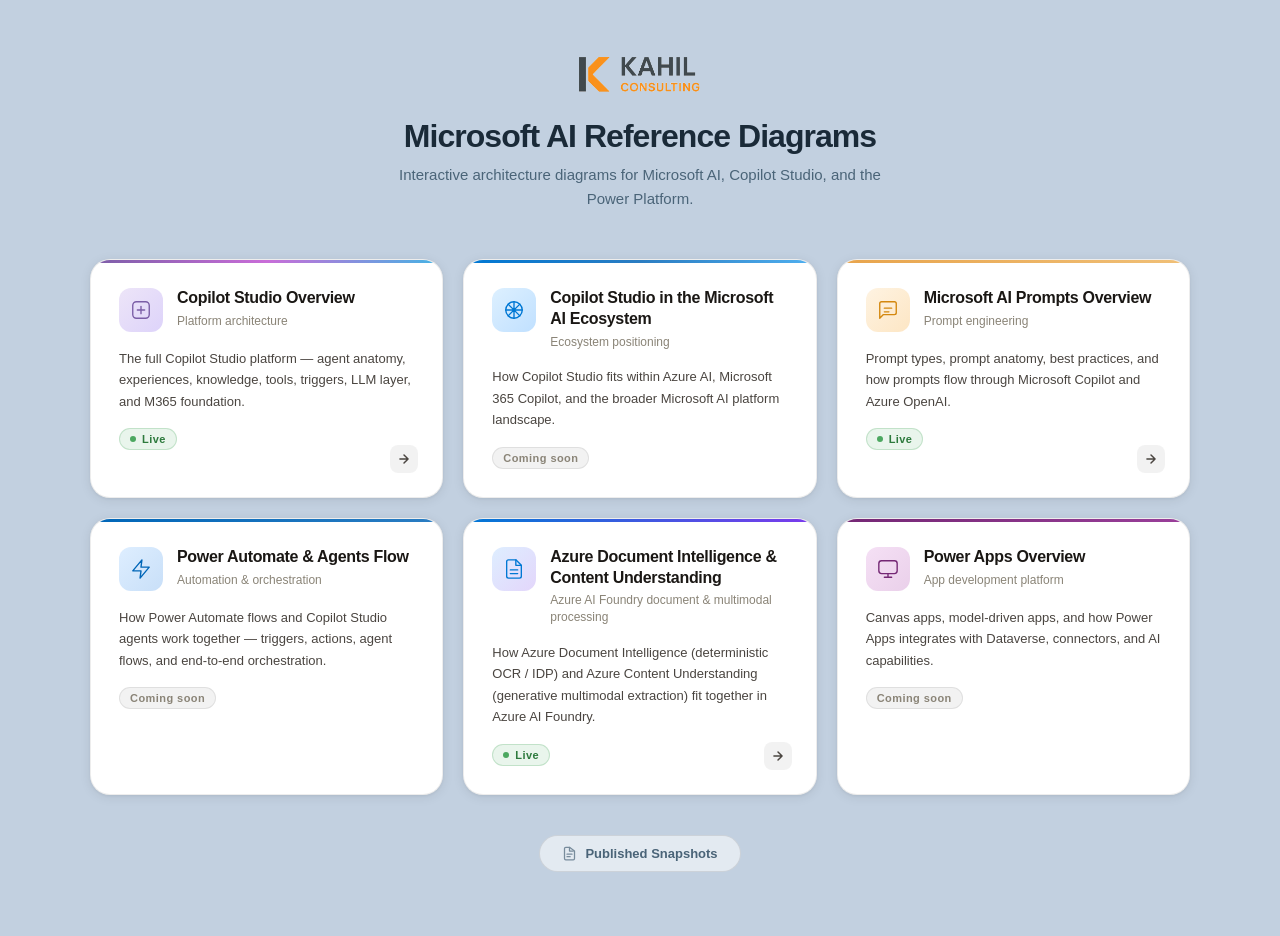
<file: index.html>
<!DOCTYPE html>
<html lang="en">
<head>
<meta charset="UTF-8">
<meta name="viewport" content="width=device-width, initial-scale=1.0">
<title>Microsoft AI Diagrams</title>
<style>
*{margin:0;padding:0;box-sizing:border-box}
html,body{min-height:100vh;background:#c2d0e0;font-family:'Segoe UI',sans-serif}
body{padding:48px 40px 64px}

/* ── Header ── */
.header{text-align:center;margin-bottom:48px}
.header-logo{height:52px;width:auto;margin-bottom:18px;display:block;margin-left:auto;margin-right:auto}
.header h1{font-size:32px;font-weight:700;color:#1a2a38;letter-spacing:-0.03em;margin-bottom:8px}
.header p{font-size:15px;color:#4a6478;max-width:520px;margin:0 auto;line-height:1.6}

/* ── Grid ── */
.grid{display:grid;grid-template-columns:repeat(auto-fill,minmax(300px,1fr));gap:20px;max-width:1100px;margin:0 auto}

/* ── Card base ── */
.card{background:#fff;border-radius:20px;border:1px solid rgba(0,0,0,0.07);padding:28px;display:flex;flex-direction:column;gap:16px;box-shadow:0 2px 12px rgba(0,0,0,0.08),0 1px 3px rgba(0,0,0,0.05);transition:transform 0.18s,box-shadow 0.18s;position:relative;overflow:hidden}
.card::before{content:'';position:absolute;top:0;left:0;right:0;height:3px;border-radius:20px 20px 0 0}

/* Live cards are clickable */
.card.live{cursor:pointer;text-decoration:none;color:inherit;display:flex}
.card.live:hover{transform:translateY(-3px);box-shadow:0 8px 28px rgba(0,0,0,0.14),0 2px 6px rgba(0,0,0,0.08)}
.card.live:active{transform:translateY(-1px)}

/* ── Accent colours per card ── */
.card.copilot-studio::before{background:linear-gradient(90deg,#7b5ea7,#c96dd8,#43b4e4)}
.card.ai-ecosystem::before{background:linear-gradient(90deg,#0078d4,#2b7dc2,#50b0f0)}
.card.prompts::before{background:linear-gradient(90deg,#e8a44c,#f0c078)}
.card.power-automate::before{background:linear-gradient(90deg,#0066b8,#2b7dc2)}
.card.power-apps::before{background:linear-gradient(90deg,#742774,#9a3f9a)}
.card.doc-intel::before{background:linear-gradient(90deg,#0078d4,#7c3aed)}

/* ── Card icon ── */
.card-icon{width:44px;height:44px;border-radius:12px;display:flex;align-items:center;justify-content:center;flex-shrink:0}
.card-icon svg{width:22px;height:22px}
.card.copilot-studio .card-icon{background:linear-gradient(135deg,#ede5f8,#ddd3fa)}
.card.copilot-studio .card-icon svg{color:#7b5ea7}
.card.ai-ecosystem .card-icon{background:linear-gradient(135deg,#ddf0ff,#c0e0ff)}
.card.ai-ecosystem .card-icon svg{color:#0078d4}
.card.prompts .card-icon{background:linear-gradient(135deg,#fef3e2,#fde6c4)}
.card.prompts .card-icon svg{color:#d4880f}
.card.power-automate .card-icon{background:linear-gradient(135deg,#deeeff,#c8dff8)}
.card.power-automate .card-icon svg{color:#0066b8}
.card.power-apps .card-icon{background:linear-gradient(135deg,#f5e0f5,#ead0ea)}
.card.power-apps .card-icon svg{color:#742774}
.card.doc-intel .card-icon{background:linear-gradient(135deg,#deeeff,#e3d6fb)}
.card.doc-intel .card-icon svg{color:#0078d4}

/* ── Card content ── */
.card-top{display:flex;align-items:flex-start;gap:14px}
.card-meta{flex:1}
.card-title{font-size:16px;font-weight:700;color:#1a1714;letter-spacing:-0.02em;line-height:1.3;margin-bottom:4px}
.card-sub{font-size:12px;color:#8a8477;font-weight:400;line-height:1.4}
.card-desc{font-size:13px;color:#4a4540;line-height:1.65}

/* ── Status badge ── */
.badge{display:inline-flex;align-items:center;gap:6px;padding:4px 10px;border-radius:20px;font-size:11px;font-weight:700;letter-spacing:0.04em;width:fit-content}
.badge.live{background:rgba(76,168,96,0.12);color:#2d7a3d;border:1px solid rgba(76,168,96,0.25)}
.badge.live::before{content:'';width:6px;height:6px;border-radius:50%;background:#4ca860;display:inline-block}
.badge.soon{background:rgba(0,0,0,0.05);color:#8a8477;border:1px solid rgba(0,0,0,0.08)}

/* ── Arrow for live cards ── */
.card-arrow{position:absolute;bottom:24px;right:24px;width:28px;height:28px;border-radius:8px;background:rgba(0,0,0,0.05);display:flex;align-items:center;justify-content:center;transition:background 0.15s}
.card.live:hover .card-arrow{background:rgba(0,0,0,0.1)}
.card-arrow svg{width:14px;height:14px;color:#4a4540}

/* ── Footer ── */
.footer{text-align:center;margin-top:40px}
.footer-btn{display:inline-flex;align-items:center;gap:8px;padding:10px 22px;border-radius:20px;background:rgba(255,255,255,0.55);border:1px solid rgba(0,0,0,0.1);font-family:'Segoe UI',sans-serif;font-size:13px;font-weight:600;color:#4a6478;text-decoration:none;transition:background 0.15s,box-shadow 0.15s}
.footer-btn:hover{background:rgba(255,255,255,0.85);box-shadow:0 2px 10px rgba(0,0,0,0.1)}
.footer-btn svg{width:15px;height:15px;opacity:0.7}

@media(max-width:640px){
  body{padding:32px 20px 48px}
  .header h1{font-size:24px}
  .grid{grid-template-columns:1fr}
}
</style>
</head>
<body>

<div class="header">
  <img class="header-logo" src="shared/images/KahilConsulting-logo.png" alt="Kahil Consulting">
  <h1>Microsoft AI Reference Diagrams</h1>
  <p>Interactive architecture diagrams for Microsoft AI, Copilot Studio, and the Power Platform.</p>
</div>

<div class="grid">

  <!-- 1. Copilot Studio Overview — LIVE -->
  <a class="card live copilot-studio" href="Copilot Studio Overview Diagram.html">
    <div class="card-top">
      <div class="card-icon">
        <svg viewBox="0 0 24 24" fill="none" stroke="currentColor" stroke-width="1.5" stroke-linecap="round" stroke-linejoin="round"><rect x="3" y="3" width="18" height="18" rx="4"/><path d="M8 12h8M12 8v8"/></svg>
      </div>
      <div class="card-meta">
        <div class="card-title">Copilot Studio Overview</div>
        <div class="card-sub">Platform architecture</div>
      </div>
    </div>
    <div class="card-desc">The full Copilot Studio platform — agent anatomy, experiences, knowledge, tools, triggers, LLM layer, and M365 foundation.</div>
    <div class="badge live">Live</div>
    <div class="card-arrow">
      <svg viewBox="0 0 24 24" fill="none" stroke="currentColor" stroke-width="2.5" stroke-linecap="round" stroke-linejoin="round"><path d="M5 12h14M12 5l7 7-7 7"/></svg>
    </div>
  </a>

  <!-- 2. Copilot Studio in the Microsoft AI Ecosystem — Coming Soon -->
  <div class="card ai-ecosystem">
    <div class="card-top">
      <div class="card-icon">
        <svg viewBox="0 0 24 24" fill="none" stroke="currentColor" stroke-width="1.5" stroke-linecap="round" stroke-linejoin="round"><circle cx="12" cy="12" r="9"/><path d="M12 3v18M3 12h18M5.6 5.6l12.8 12.8M18.4 5.6L5.6 18.4"/></svg>
      </div>
      <div class="card-meta">
        <div class="card-title">Copilot Studio in the Microsoft AI Ecosystem</div>
        <div class="card-sub">Ecosystem positioning</div>
      </div>
    </div>
    <div class="card-desc">How Copilot Studio fits within Azure AI, Microsoft 365 Copilot, and the broader Microsoft AI platform landscape.</div>
    <div class="badge soon">Coming soon</div>
  </div>

  <!-- 3. Microsoft AI Prompts Overview — LIVE -->
  <a class="card live prompts" href="AI Prompts Overview Diagram.html">
    <div class="card-top">
      <div class="card-icon">
        <svg viewBox="0 0 24 24" fill="none" stroke="currentColor" stroke-width="1.5" stroke-linecap="round" stroke-linejoin="round"><path d="M21 15a2 2 0 0 1-2 2H7l-4 4V5a2 2 0 0 1 2-2h14a2 2 0 0 1 2 2z"/><path d="M8 10h8M8 14h5"/></svg>
      </div>
      <div class="card-meta">
        <div class="card-title">Microsoft AI Prompts Overview</div>
        <div class="card-sub">Prompt engineering</div>
      </div>
    </div>
    <div class="card-desc">Prompt types, prompt anatomy, best practices, and how prompts flow through Microsoft Copilot and Azure OpenAI.</div>
    <div class="badge live">Live</div>
    <div class="card-arrow">
      <svg viewBox="0 0 24 24" fill="none" stroke="currentColor" stroke-width="2.5" stroke-linecap="round" stroke-linejoin="round"><path d="M5 12h14M12 5l7 7-7 7"/></svg>
    </div>
  </a>

  <!-- 4. Power Automate and Agents Flow — Coming Soon -->
  <div class="card power-automate">
    <div class="card-top">
      <div class="card-icon">
        <svg viewBox="0 0 24 24" fill="none" stroke="currentColor" stroke-width="1.5" stroke-linecap="round" stroke-linejoin="round"><path d="M13 2L3 14h9l-1 8 10-12h-9l1-8z"/></svg>
      </div>
      <div class="card-meta">
        <div class="card-title">Power Automate &amp; Agents Flow</div>
        <div class="card-sub">Automation &amp; orchestration</div>
      </div>
    </div>
    <div class="card-desc">How Power Automate flows and Copilot Studio agents work together — triggers, actions, agent flows, and end-to-end orchestration.</div>
    <div class="badge soon">Coming soon</div>
  </div>

  <!-- 6. Azure Document Intelligence & Content Understanding — LIVE -->
  <a class="card live doc-intel" href="Azure Document Intelligence and Content Understanding Overview Diagram.html">
    <div class="card-top">
      <div class="card-icon">
        <svg viewBox="0 0 24 24" fill="none" stroke="currentColor" stroke-width="1.5" stroke-linecap="round" stroke-linejoin="round"><path d="M14 2H6a2 2 0 0 0-2 2v16a2 2 0 0 0 2 2h12a2 2 0 0 0 2-2V8z"/><polyline points="14 2 14 8 20 8"/><line x1="8" y1="13" x2="16" y2="13"/><line x1="8" y1="17" x2="16" y2="17"/></svg>
      </div>
      <div class="card-meta">
        <div class="card-title">Azure Document Intelligence &amp; Content Understanding</div>
        <div class="card-sub">Azure AI Foundry document &amp; multimodal processing</div>
      </div>
    </div>
    <div class="card-desc">How Azure Document Intelligence (deterministic OCR / IDP) and Azure Content Understanding (generative multimodal extraction) fit together in Azure AI Foundry.</div>
    <div class="badge live">Live</div>
    <div class="card-arrow">
      <svg viewBox="0 0 24 24" fill="none" stroke="currentColor" stroke-width="2.5" stroke-linecap="round" stroke-linejoin="round"><path d="M5 12h14M12 5l7 7-7 7"/></svg>
    </div>
  </a>

  <!-- 5. Power Apps Overview — Coming Soon -->
  <div class="card power-apps">
    <div class="card-top">
      <div class="card-icon">
        <svg viewBox="0 0 24 24" fill="none" stroke="currentColor" stroke-width="1.5" stroke-linecap="round" stroke-linejoin="round"><rect x="2" y="3" width="20" height="14" rx="3"/><path d="M8 21h8M12 17v4"/></svg>
      </div>
      <div class="card-meta">
        <div class="card-title">Power Apps Overview</div>
        <div class="card-sub">App development platform</div>
      </div>
    </div>
    <div class="card-desc">Canvas apps, model-driven apps, and how Power Apps integrates with Dataverse, connectors, and AI capabilities.</div>
    <div class="badge soon">Coming soon</div>
  </div>

</div>

<div class="footer">
  <a class="footer-btn" href="published/index.html">
    <svg viewBox="0 0 24 24" fill="none" stroke="currentColor" stroke-width="2" stroke-linecap="round" stroke-linejoin="round"><path d="M12 2H6a2 2 0 0 0-2 2v16a2 2 0 0 0 2 2h12a2 2 0 0 0 2-2V8z"/><polyline points="12 2 12 8 18 8"/><line x1="8" y1="13" x2="16" y2="13"/><line x1="8" y1="17" x2="13" y2="17"/></svg>
    Published Snapshots
  </a>
</div>

</body>
</html>
</file>
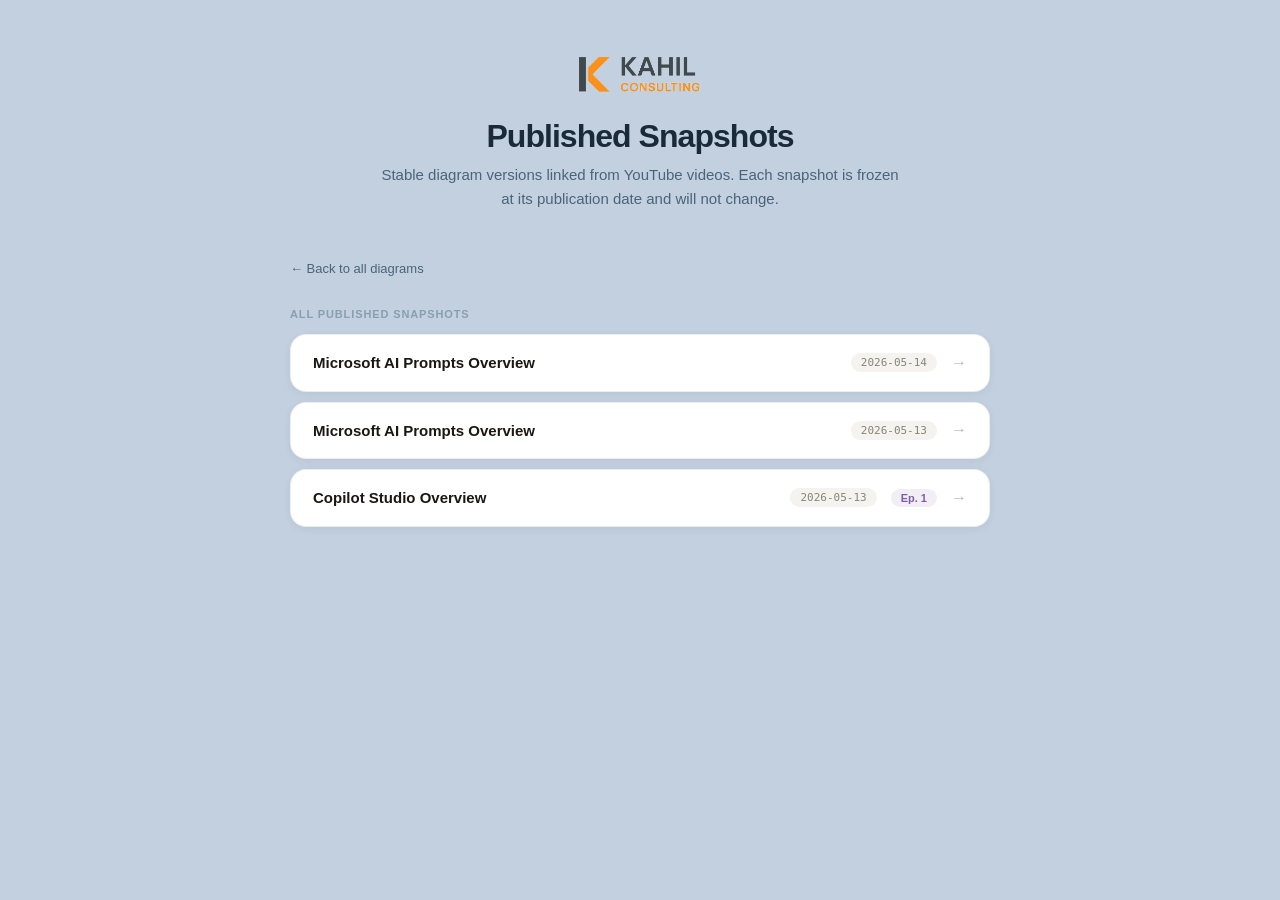
<file: published/index.html>
<!DOCTYPE html>
<html lang="en">
<head>
<meta charset="UTF-8">
<meta name="viewport" content="width=device-width, initial-scale=1.0">
<title>Published Diagram Snapshots</title>
<style>
*{margin:0;padding:0;box-sizing:border-box}
html,body{min-height:100vh;background:#c2d0e0;font-family:'Segoe UI',sans-serif}
body{padding:48px 40px 64px}

.header{text-align:center;margin-bottom:48px}
.header-logo{height:52px;width:auto;margin-bottom:18px;display:block;margin-left:auto;margin-right:auto}
.header h1{font-size:32px;font-weight:700;color:#1a2a38;letter-spacing:-0.03em;margin-bottom:8px}
.header p{font-size:15px;color:#4a6478;max-width:520px;margin:0 auto;line-height:1.6}

.inner{max-width:700px;margin:0 auto}

.back-link{display:inline-flex;align-items:center;gap:6px;font-size:13px;color:#4a6478;text-decoration:none;margin-bottom:32px;font-weight:500}
.back-link:hover{color:#1a2a38}

.section-label{font-size:11px;font-weight:700;letter-spacing:0.08em;color:#8a9eb0;text-transform:uppercase;margin-bottom:14px}

.snaps{display:flex;flex-direction:column;gap:10px}

.snap-card{background:#fff;border-radius:16px;border:1px solid rgba(0,0,0,0.07);padding:18px 22px;display:flex;align-items:center;gap:14px;box-shadow:0 2px 8px rgba(0,0,0,0.06);text-decoration:none;color:inherit;transition:transform 0.15s,box-shadow 0.15s}
.snap-card:hover{transform:translateY(-2px);box-shadow:0 6px 20px rgba(0,0,0,0.12)}

.snap-name{font-size:15px;font-weight:600;color:#1a1714;flex:1;line-height:1.3}
.snap-date{font-size:11px;color:#8a8477;background:#f5f3f0;padding:3px 10px;border-radius:20px;white-space:nowrap;font-family:'Segoe UI Mono',Consolas,monospace;font-weight:500;flex-shrink:0}
.snap-label{font-size:11px;font-weight:700;color:#7b5ea7;background:rgba(123,94,167,0.1);padding:3px 10px;border-radius:20px;white-space:nowrap;flex-shrink:0}
.snap-arrow{font-size:16px;color:#c0b8b0;flex-shrink:0}

@media(max-width:640px){
  body{padding:32px 20px 48px}
  .header h1{font-size:24px}
  .snap-card{flex-wrap:wrap}
  .snap-arrow{display:none}
}
</style>
</head>
<body>

<div class="header">
  <img class="header-logo" src="../shared/images/KahilConsulting-logo.png" alt="Kahil Consulting">
  <h1>Published Snapshots</h1>
  <p>Stable diagram versions linked from YouTube videos. Each snapshot is frozen at its publication date and will not change.</p>
</div>

<div class="inner">
  <a class="back-link" href="../index.html">&#8592; Back to all diagrams</a>
  <div class="section-label">All published snapshots</div>
  <div class="snaps">
<!-- SNAPSHOTS_START -->
    <a class="snap-card" href="ai-prompts-overview-diagram-2026-05-14.html">
      <div class="snap-name">Microsoft AI Prompts Overview</div>
      <div class="snap-date">2026-05-14</div>
      <div class="snap-arrow">&#8594;</div>
    </a>
    <a class="snap-card" href="ai-prompts-overview-diagram-2026-05-13.html">
      <div class="snap-name">Microsoft AI Prompts Overview</div>
      <div class="snap-date">2026-05-13</div>
      <div class="snap-arrow">&#8594;</div>
    </a>
    <a class="snap-card" href="copilot-studio-overview-diagram-2026-05-13.html">
      <div class="snap-name">Copilot Studio Overview</div>
      <div class="snap-date">2026-05-13</div>
      <div class="snap-label">Ep. 1</div>
      <div class="snap-arrow">&#8594;</div>
    </a>
<!-- SNAPSHOTS_END -->
  </div>
</div>

</body>
</html>
</file>
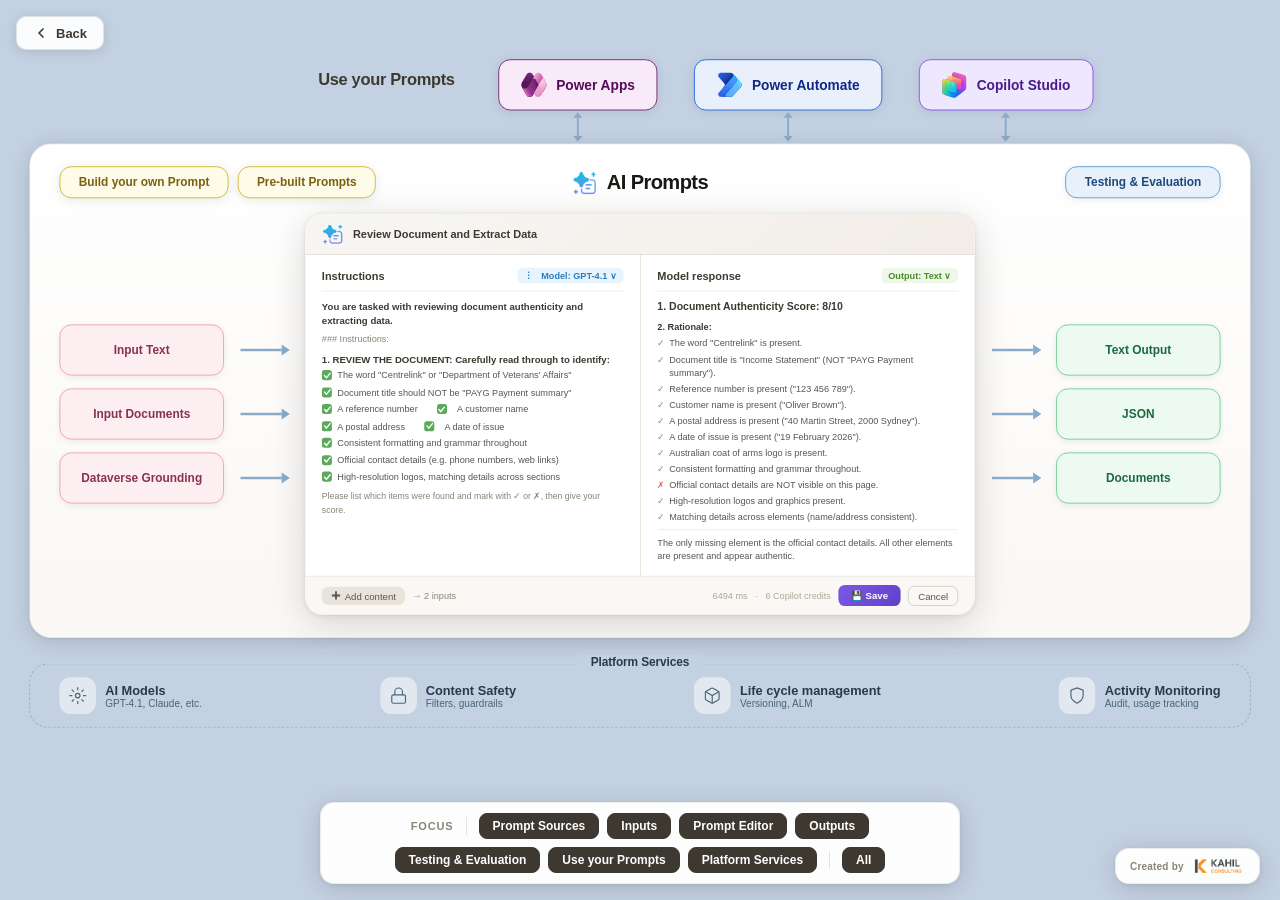
<file: AI Prompts Overview Diagram.html>
<!DOCTYPE html>
<html lang="en">
<head>
<meta charset="UTF-8">
<meta name="viewport" content="width=device-width, initial-scale=1.0">
<title>AI Prompts - Platform Overview</title>
<link rel="stylesheet" href="shared/diagram.css">
<style>
body{background:#c4d1e2}

/* ── Top prompt-source cards ── */
.prompt-sources{display:flex;flex-direction:row;align-items:center;gap:10px}
.ps-card{padding:9px 20px;border-radius:13px;background:#fff;border:1px solid #5abcd4;font-family:'Segoe UI',sans-serif;font-size:13px;font-weight:600;color:#1a6a82;text-align:center;white-space:nowrap;box-shadow:0 2px 12px rgba(0,0,0,0.09)}

/* ── Mid row ── */
.mid-row{display:flex;align-items:center;gap:16px}

/* ── IO boxes ── */
.inputs-col,.outputs-col{width:180px;flex-shrink:0;display:flex;flex-direction:column;gap:14px}
.io-box{height:56px;display:flex;align-items:center;justify-content:center;border-radius:13px;background:#fff;border:1px solid #56aa56;font-family:'Segoe UI',sans-serif;font-size:13px;font-weight:600;color:#2d6a2d;text-align:center;line-height:1.3;box-shadow:0 2px 8px rgba(0,0,0,0.07);padding:0 12px}

/* ── Horizontal arrow groups ── */
.h-arrow-grp{display:flex;flex-direction:column;gap:14px;flex-shrink:0}
.h-arrow svg{display:block}

/* ── Central prompt platform ── */
.prompt-platform{flex:1;background:#fff;border-radius:20px;border:1px solid rgba(0,0,0,0.09);box-shadow:0 8px 40px rgba(0,0,0,0.15),0 2px 6px rgba(0,0,0,0.06);overflow:hidden;min-width:0}

/* Window title bar */
.pw-bar{background:linear-gradient(135deg,#f8f6f4,#f2ede7);border-bottom:1px solid #e4ddd5;padding:10px 18px;display:flex;align-items:center;gap:10px}
.pw-icon{width:24px;height:24px;border-radius:6px;background:transparent;display:flex;align-items:center;justify-content:center;flex-shrink:0}
.pw-icon img{width:24px;height:24px;object-fit:contain;border-radius:6px}
.pw-title{font-family:'Segoe UI',sans-serif;font-size:12px;font-weight:600;color:#3d3930;flex:1;overflow:hidden;white-space:nowrap;text-overflow:ellipsis}
.pw-controls{display:flex;gap:5px;flex-shrink:0}
.pw-dot{width:11px;height:11px;border-radius:50%}
.pw-dot.red{background:#f07068}
.pw-dot.yellow{background:#f5c04a}
.pw-dot.green{background:#72c472}

/* Two-panel editor */
.pw-editor{display:grid;grid-template-columns:1fr 1fr}
.pw-panel{padding:14px 18px;display:flex;flex-direction:column;gap:8px;cursor:pointer}
.pw-panel:hover{background:rgba(0,0,0,0.015)}
.pw-panel+.pw-panel{border-left:1px solid #e8e1d8}
.pw-panel-hdr{display:flex;align-items:center;justify-content:space-between;padding-bottom:8px;border-bottom:1px solid #f0ece8;flex-shrink:0}
.pw-panel-title{font-family:'Segoe UI',sans-serif;font-size:12px;font-weight:700;color:#3d3930}
.pw-tags{display:flex;gap:5px}
.pw-tag{font-family:'Segoe UI',sans-serif;font-size:10px;padding:3px 8px;border-radius:6px;font-weight:600}
.pw-tag.model{background:#e8f4fd;color:#2b7dc2}
.pw-tag.test{background:#fef0e0;color:#d4880f}
.pw-tag.output{background:#eef8e8;color:#4a8c2a}

/* Instructions content */
.inst-block{font-family:'Segoe UI',sans-serif;font-size:10.5px;color:#5a5550;line-height:1.55;flex:1;overflow:hidden}
.inst-bold{font-weight:700;color:#3d3930;margin-bottom:3px;font-size:10.5px}
.inst-sub{font-size:10px;color:#8a8477;margin-bottom:7px}
.inst-item{display:flex;align-items:flex-start;gap:6px;margin-bottom:4px;font-size:10px;color:#5a5550;line-height:1.45}
.inst-cb{width:11px;height:11px;border-radius:3px;background:#5aaa5a;flex-shrink:0;margin-top:1px;display:flex;align-items:center;justify-content:center}
.inst-cb svg{display:block}

/* Response content */
.resp-block{font-family:'Segoe UI',sans-serif;font-size:10.5px;color:#5a5550;line-height:1.55;flex:1;overflow:hidden}
.resp-score{font-size:11.5px;font-weight:700;color:#3d3930;margin-bottom:5px}
.resp-subtitle{font-size:10px;font-weight:600;color:#3d3930;margin-bottom:4px}
.resp-item{display:flex;align-items:flex-start;gap:5px;margin-bottom:3px;font-size:10px;line-height:1.45}
.resp-ok{color:#5aaa5a;flex-shrink:0;line-height:1.45}
.resp-no{color:#e06060;flex-shrink:0;line-height:1.45}
.resp-note{font-size:10px;color:#5a5550;line-height:1.5;margin-top:6px;border-top:1px solid #f0ece8;padding-top:6px}

/* Footer */
.pw-footer{padding:9px 18px;display:flex;align-items:center;gap:8px;background:#faf8f5;border-top:1px solid #ece8e2;flex-shrink:0}
.pw-add-btn{font-family:'Segoe UI',sans-serif;font-size:10.5px;background:#e8e4dc;border:none;padding:4px 10px;border-radius:7px;color:#5a5550;cursor:pointer;font-weight:500;display:flex;align-items:center;gap:4px}
.pw-inp-tag{font-size:10px;color:#8a8477;font-family:'Segoe UI',sans-serif}
.pw-meta{font-size:10px;color:#b0a898;margin-left:auto;font-family:'Segoe UI',sans-serif}
.pw-save-btn{font-family:'Segoe UI',sans-serif;font-size:10.5px;background:linear-gradient(135deg,#7c58e8,#6040c8);border:none;padding:5px 14px;border-radius:7px;color:#fff;cursor:pointer;font-weight:600}
.pw-cancel-btn{font-family:'Segoe UI',sans-serif;font-size:10.5px;background:transparent;border:1px solid #d4cfc7;padding:4px 10px;border-radius:7px;color:#5a5550;cursor:pointer}

/* ── Bottom: bidir arrows + platform cards ── */
.platforms-section{display:flex;align-items:flex-start;margin-bottom:0}
.plat-pad-l{width:268px;flex-shrink:0}
.plat-pad-r{width:268px;flex-shrink:0}
.plat-cards{display:flex;align-items:flex-start;justify-content:center;gap:40px;padding:0 40px}
.plat-col{display:flex;flex-direction:column;align-items:center}
.plat-card{padding:13px 24px;border-radius:13px;background:#fff;border:1px solid #e87840;font-family:'Segoe UI',sans-serif;font-size:15px;font-weight:600;color:#b84018;white-space:nowrap;box-shadow:0 2px 12px rgba(0,0,0,0.09);display:flex;align-items:center;gap:10px}
.plat-logo{width:28px;height:28px;flex-shrink:0;object-fit:contain}

/* ── Use your Prompts title ── */
.plat-center{flex:1}
.use-prompts-title{font-family:'Segoe UI',sans-serif;font-size:18px;font-weight:600;color:#3d3930;letter-spacing:-0.02em;padding:0 8px;white-space:nowrap;margin-top:12px}

/* ── AI Prompts group box ── */
.ai-prompts-group{position:relative;background:linear-gradient(180deg,#ffffff 0%,#faf8f5 100%);border:1px solid rgba(0,0,0,0.08);border-radius:24px;padding:24px 32px;box-shadow:0 4px 24px rgba(0,0,0,0.14),0 1px 3px rgba(0,0,0,0.08)}
.ai-prompts-top{position:relative;display:flex;align-items:center;justify-content:space-between;margin-bottom:16px}
.testing-eval-box{padding:9px 20px;border-radius:13px;background:#e8f1fb;border:1px solid #5a9fd4;font-family:'Segoe UI',sans-serif;font-size:13px;font-weight:600;color:#1a4a7a;white-space:nowrap;box-shadow:0 2px 8px rgba(0,0,0,0.07);cursor:pointer;transition:filter 0.15s,transform 0.15s,box-shadow 0.15s}
.testing-eval-box:hover{filter:brightness(0.96);transform:translateY(-2px);box-shadow:0 6px 20px rgba(0,0,0,0.12)}
.ai-prompts-header{position:absolute;left:50%;transform:translateX(-50%);display:flex;align-items:center;gap:10px;white-space:nowrap}
.ai-prompts-header h2{font-family:'Segoe UI',sans-serif;font-size:22px;font-weight:700;color:#1a1714;letter-spacing:-0.03em;margin:0}

/* ── Foundation row ── */
.foundation{margin-top:28px;border:1.5px dashed #96aabf;border-radius:20px;padding:14px 32px;display:flex;align-items:center;justify-content:space-between;position:relative;flex-wrap:wrap;gap:16px}
.foundation-label{position:absolute;top:-10px;left:50%;transform:translateX(-50%);background:#c4d1e2;padding:0 14px;font-family:'Segoe UI',sans-serif;font-size:13px;font-weight:700;color:#2a3a4a;white-space:nowrap;letter-spacing:-0.01em}
.found-item{display:flex;align-items:center;gap:10px}
.found-icon{width:40px;height:40px;border-radius:12px;display:flex;align-items:center;justify-content:center;background:rgba(255,255,255,0.5);flex-shrink:0}
.found-icon svg{width:20px;height:20px;color:#4a6478}
.found-text{font-family:'Segoe UI',sans-serif;font-size:14px;font-weight:600;color:#2a3a4a}
.found-sub{font-size:11px;color:#4a6478;font-weight:400}
.found-title{font-family:'Segoe UI',sans-serif;font-size:16px;font-weight:700;color:#2a3a4a;letter-spacing:-0.02em}

/* ── Grouped color variants ── */
/* Prompt source cards: soft azure blue (both cards same color) */
.ps-card.color-prompt{background:#fefbe8;border-color:#d4b830;color:#7a6010}
/* Input IO boxes: warm coral rose */
.io-box.color-input{background:#fdeef2;border-color:#f0a0b4;color:#8a3050}
/* Output IO boxes: cool mint */
.io-box.color-output{background:#edfaf2;border-color:#78cc98;color:#1a6840}
/* Platform card brand colors */
.plat-card.color-powerapps{background:#f8eaf8;border-color:#742774;color:#520b56}
.plat-card.color-powerautomate{background:#eaeffc;border-color:#2764e7;color:#102784}
.plat-card.color-copilotstudio{background:#ede8fd;border-color:#8b52f4;color:#4b1a8a}

/* ── Hover effects for clickables ── */
.ps-card,.io-box,.plat-card,.found-item{transition:filter 0.15s,transform 0.15s,box-shadow 0.15s}
.ps-card:hover,.io-box:hover,.plat-card:hover{filter:brightness(0.96);transform:translateY(-2px);box-shadow:0 6px 20px rgba(0,0,0,0.12)}
.found-item:hover{filter:brightness(0.9)}

/* ── Dimmable sections ── */
.prompt-sources,.inputs-col,.prompt-platform,.outputs-col,.platforms-section,.foundation,.testing-eval-box{transition:filter 0.35s ease,opacity 0.35s ease}

@media(max-width:900px){
  .mid-row{flex-direction:column}
  .inputs-col,.outputs-col{width:100%;flex-direction:row}
  .h-arrow-grp{flex-direction:row}
}
</style>
</head>
<body>
<a href="index.html" class="back-btn">
  <svg width="16" height="16" viewBox="0 0 24 24" fill="none" stroke="currentColor" stroke-width="2.5" stroke-linecap="round" stroke-linejoin="round"><polyline points="15 18 9 12 15 6"/></svg>
  Back
</a>
<div class="diagram">

  <!-- ═══ TOP: Platform integrations ═══ -->
  <div class="platforms-section">
    <div class="plat-pad-l"></div>
    <div class="plat-center">
      <div class="plat-cards">

        <div class="use-prompts-title">Use your Prompts</div>

        <div class="plat-col">
          <div class="plat-card color-powerapps" data-popup="power-apps"><img src="shared/images/power-apps.svg" class="plat-logo" alt="">Power Apps</div>
          <svg width="16" height="36" viewBox="0 0 16 36"><polygon points="3,8 8,2 13,8" fill="#8aabc8"/><line x1="8" y1="8" x2="8" y2="28" stroke="#8aabc8" stroke-width="2"/><polygon points="3,28 8,34 13,28" fill="#8aabc8"/></svg>
        </div>

        <div class="plat-col">
          <div class="plat-card color-powerautomate" data-popup="power-automate"><img src="shared/images/power-automate.svg" class="plat-logo" alt="">Power Automate</div>
          <svg width="16" height="36" viewBox="0 0 16 36"><polygon points="3,8 8,2 13,8" fill="#8aabc8"/><line x1="8" y1="8" x2="8" y2="28" stroke="#8aabc8" stroke-width="2"/><polygon points="3,28 8,34 13,28" fill="#8aabc8"/></svg>
        </div>

        <div class="plat-col">
          <div class="plat-card color-copilotstudio" data-popup="copilot-studio"><img src="shared/images/copilot-studio.svg" class="plat-logo" alt="">Copilot Studio</div>
          <svg width="16" height="36" viewBox="0 0 16 36"><polygon points="3,8 8,2 13,8" fill="#8aabc8"/><line x1="8" y1="8" x2="8" y2="28" stroke="#8aabc8" stroke-width="2"/><polygon points="3,28 8,34 13,28" fill="#8aabc8"/></svg>
        </div>

      </div>
    </div>
    <div class="plat-pad-r"></div>
  </div>

  <!-- ═══ AI PROMPTS GROUP ═══ -->
  <div class="ai-prompts-group">
  <div class="ai-prompts-top">
    <div class="prompt-sources">
      <div class="ps-card color-prompt" data-popup="build-own">Build your own Prompt</div>
      <div class="ps-card color-prompt" data-popup="prebuilt">Pre-built Prompts</div>
    </div>
    <div class="ai-prompts-header">
      <img src="Images/AI Prompts Icon.png" alt="AI Prompts" style="width:28px;height:28px;object-fit:contain">
      <h2>AI Prompts</h2>
    </div>
    <div class="testing-eval-box" data-popup="testing">Testing &amp; Evaluation</div>
  </div>

  <!-- ═══ MID: Inputs | Platform | Outputs ═══ -->
  <div class="mid-row">

    <!-- Inputs -->
    <div class="inputs-col">
      <div class="io-box color-input" data-popup="input-text">Input Text</div>
      <div class="io-box color-input" data-popup="input-docs">Input Documents</div>
      <div class="io-box color-input" data-popup="dataverse">Dataverse Grounding</div>
    </div>

    <!-- Arrows in -->
    <div class="h-arrow-grp">
      <svg width="56" height="56" viewBox="0 0 56 56"><line x1="2" y1="28" x2="47" y2="28" stroke="#8aabc8" stroke-width="2.5"/><polygon points="47,22 56,28 47,34" fill="#8aabc8"/></svg>
      <svg width="56" height="56" viewBox="0 0 56 56"><line x1="2" y1="28" x2="47" y2="28" stroke="#8aabc8" stroke-width="2.5"/><polygon points="47,22 56,28 47,34" fill="#8aabc8"/></svg>
      <svg width="56" height="56" viewBox="0 0 56 56"><line x1="2" y1="28" x2="47" y2="28" stroke="#8aabc8" stroke-width="2.5"/><polygon points="47,22 56,28 47,34" fill="#8aabc8"/></svg>
    </div>

    <!-- Central prompt platform -->
    <div class="prompt-platform">

      <!-- Window bar -->
      <div class="pw-bar">
        <div class="pw-icon">
          <img src="Images/AI Prompts Icon.png" alt="AI Prompts">
        </div>
        <div class="pw-title">Review Document and Extract Data</div>
      </div>

      <!-- Two-panel editor -->
      <div class="pw-editor">

        <!-- Left: Instructions -->
        <div class="pw-panel" data-popup="instructions">
          <div class="pw-panel-hdr">
            <span class="pw-panel-title">Instructions</span>
            <div class="pw-tags">
              <span class="pw-tag model">&#8942; &nbsp; Model: GPT-4.1 &or;</span>
            </div>
          </div>
          <div class="inst-block">
            <div class="inst-bold">You are tasked with reviewing document authenticity and extracting data.</div>
            <div class="inst-sub">### Instructions:</div>
            <div class="inst-bold">1. REVIEW THE DOCUMENT: Carefully read through to identify:</div>
            <div class="inst-item">
              <div class="inst-cb"><svg width="8" height="8" viewBox="0 0 8 8"><polyline points="1,4 3,6.5 7,1.5" stroke="#fff" fill="none" stroke-width="1.5" stroke-linecap="round" stroke-linejoin="round"/></svg></div>
              The word "Centrelink" or "Department of Veterans' Affairs"
            </div>
            <div class="inst-item">
              <div class="inst-cb"><svg width="8" height="8" viewBox="0 0 8 8"><polyline points="1,4 3,6.5 7,1.5" stroke="#fff" fill="none" stroke-width="1.5" stroke-linecap="round" stroke-linejoin="round"/></svg></div>
              Document title should NOT be "PAYG Payment summary"
            </div>
            <div class="inst-item">
              <div class="inst-cb"><svg width="8" height="8" viewBox="0 0 8 8"><polyline points="1,4 3,6.5 7,1.5" stroke="#fff" fill="none" stroke-width="1.5" stroke-linecap="round" stroke-linejoin="round"/></svg></div>
              A reference number &nbsp; &nbsp;
              <div class="inst-cb" style="margin-left:4px"><svg width="8" height="8" viewBox="0 0 8 8"><polyline points="1,4 3,6.5 7,1.5" stroke="#fff" fill="none" stroke-width="1.5" stroke-linecap="round" stroke-linejoin="round"/></svg></div>
              &nbsp; A customer name
            </div>
            <div class="inst-item">
              <div class="inst-cb"><svg width="8" height="8" viewBox="0 0 8 8"><polyline points="1,4 3,6.5 7,1.5" stroke="#fff" fill="none" stroke-width="1.5" stroke-linecap="round" stroke-linejoin="round"/></svg></div>
              A postal address &nbsp; &nbsp;
              <div class="inst-cb" style="margin-left:4px"><svg width="8" height="8" viewBox="0 0 8 8"><polyline points="1,4 3,6.5 7,1.5" stroke="#fff" fill="none" stroke-width="1.5" stroke-linecap="round" stroke-linejoin="round"/></svg></div>
              &nbsp; A date of issue
            </div>
            <div class="inst-item">
              <div class="inst-cb"><svg width="8" height="8" viewBox="0 0 8 8"><polyline points="1,4 3,6.5 7,1.5" stroke="#fff" fill="none" stroke-width="1.5" stroke-linecap="round" stroke-linejoin="round"/></svg></div>
              Consistent formatting and grammar throughout
            </div>
            <div class="inst-item">
              <div class="inst-cb"><svg width="8" height="8" viewBox="0 0 8 8"><polyline points="1,4 3,6.5 7,1.5" stroke="#fff" fill="none" stroke-width="1.5" stroke-linecap="round" stroke-linejoin="round"/></svg></div>
              Official contact details (e.g. phone numbers, web links)
            </div>
            <div class="inst-item">
              <div class="inst-cb"><svg width="8" height="8" viewBox="0 0 8 8"><polyline points="1,4 3,6.5 7,1.5" stroke="#fff" fill="none" stroke-width="1.5" stroke-linecap="round" stroke-linejoin="round"/></svg></div>
              High-resolution logos, matching details across sections
            </div>
            <div style="margin-top:6px;font-size:9.5px;color:#8a8477">Please list which items were found and mark with &#10003; or &#10007;, then give your score.</div>
          </div>
        </div>

        <!-- Right: Model response -->
        <div class="pw-panel" data-popup="model-response">
          <div class="pw-panel-hdr">
            <span class="pw-panel-title">Model response</span>
            <span class="pw-tag output">Output: Text &or;</span>
          </div>
          <div class="resp-block">
            <div class="resp-score">1. Document Authenticity Score: 8/10</div>
            <div class="resp-subtitle">2. Rationale:</div>
            <div class="resp-item"><span class="resp-ok">&#10003;</span>The word "Centrelink" is present.</div>
            <div class="resp-item"><span class="resp-ok">&#10003;</span>Document title is "Income Statement" (NOT "PAYG Payment summary").</div>
            <div class="resp-item"><span class="resp-ok">&#10003;</span>Reference number is present ("123 456 789").</div>
            <div class="resp-item"><span class="resp-ok">&#10003;</span>Customer name is present ("Oliver Brown").</div>
            <div class="resp-item"><span class="resp-ok">&#10003;</span>A postal address is present ("40 Martin Street, 2000 Sydney").</div>
            <div class="resp-item"><span class="resp-ok">&#10003;</span>A date of issue is present ("19 February 2026").</div>
            <div class="resp-item"><span class="resp-ok">&#10003;</span>Australian coat of arms logo is present.</div>
            <div class="resp-item"><span class="resp-ok">&#10003;</span>Consistent formatting and grammar throughout.</div>
            <div class="resp-item"><span class="resp-no">&#10007;</span>Official contact details are NOT visible on this page.</div>
            <div class="resp-item"><span class="resp-ok">&#10003;</span>High-resolution logos and graphics present.</div>
            <div class="resp-item"><span class="resp-ok">&#10003;</span>Matching details across elements (name/address consistent).</div>
            <div class="resp-note">The only missing element is the official contact details. All other elements are present and appear authentic.</div>
          </div>
        </div>

      </div>

      <!-- Footer -->
      <div class="pw-footer">
        <button class="pw-add-btn">
          <svg width="11" height="11" viewBox="0 0 11 11" fill="none" stroke="currentColor" stroke-width="2"><line x1="5.5" y1="1" x2="5.5" y2="10"/><line x1="1" y1="5.5" x2="10" y2="5.5"/></svg>
          Add content
        </button>
        <span class="pw-inp-tag">&#8594; 2 inputs</span>
        <div class="pw-meta">6494 ms &nbsp; &middot; &nbsp; 6 Copilot credits</div>
        <button class="pw-save-btn">&#128190; Save</button>
        <button class="pw-cancel-btn">Cancel</button>
      </div>

    </div><!-- end .prompt-platform -->

    <!-- Arrows out -->
    <div class="h-arrow-grp">
      <svg width="56" height="56" viewBox="0 0 56 56"><line x1="2" y1="28" x2="47" y2="28" stroke="#8aabc8" stroke-width="2.5"/><polygon points="47,22 56,28 47,34" fill="#8aabc8"/></svg>
      <svg width="56" height="56" viewBox="0 0 56 56"><line x1="2" y1="28" x2="47" y2="28" stroke="#8aabc8" stroke-width="2.5"/><polygon points="47,22 56,28 47,34" fill="#8aabc8"/></svg>
      <svg width="56" height="56" viewBox="0 0 56 56"><line x1="2" y1="28" x2="47" y2="28" stroke="#8aabc8" stroke-width="2.5"/><polygon points="47,22 56,28 47,34" fill="#8aabc8"/></svg>
    </div>

    <!-- Outputs -->
    <div class="outputs-col">
      <div class="io-box color-output" data-popup="text-output">Text Output</div>
      <div class="io-box color-output" data-popup="json-output">JSON</div>
      <div class="io-box color-output" data-popup="docs-output">Documents</div>
    </div>

  </div><!-- end .mid-row -->

  </div><!-- end .ai-prompts-group -->

  <!-- ═══ FOUNDATION ═══ -->
  <div class="foundation">
    <div class="foundation-label">Platform Services</div>

    <div class="found-item" data-popup="ai-models">
      <div class="found-icon">
        <svg viewBox="0 0 24 24" fill="none" stroke="currentColor" stroke-width="1.5"><circle cx="12" cy="12" r="3"/><path d="M12 1v4M12 19v4M4.22 4.22l2.83 2.83M16.95 16.95l2.83 2.83M1 12h4M19 12h4M4.22 19.78l2.83-2.83M16.95 7.05l2.83-2.83"/></svg>
      </div>
      <div><div class="found-text">AI Models</div><div class="found-sub">GPT-4.1, Claude, etc.</div></div>
    </div>

    <div class="found-item" data-popup="content-safety">
      <div class="found-icon">
        <svg viewBox="0 0 24 24" fill="none" stroke="currentColor" stroke-width="1.5"><rect x="3" y="11" width="18" height="11" rx="2"/><path d="M7 11V7a5 5 0 0 1 10 0v4"/></svg>
      </div>
      <div><div class="found-text">Content Safety</div><div class="found-sub">Filters, guardrails</div></div>
    </div>

    <div class="found-item" data-popup="lifecycle">
      <div class="found-icon">
        <svg viewBox="0 0 24 24" fill="none" stroke="currentColor" stroke-width="1.5"><path d="M21 16V8a2 2 0 0 0-1-1.73L13 2.27a2 2 0 0 0-2 0L4 6.27A2 2 0 0 0 3 8v8a2 2 0 0 0 1 1.73l7 4a2 2 0 0 0 2 0l7-4A2 2 0 0 0 21 16z"/><polyline points="3.27 6.96 12 12.01 20.73 6.96"/><line x1="12" y1="22.08" x2="12" y2="12"/></svg>
      </div>
      <div><div class="found-text">Life cycle management</div><div class="found-sub">Versioning, ALM</div></div>
    </div>

    <div class="found-item" data-popup="activity-monitoring">
      <div class="found-icon">
        <svg viewBox="0 0 24 24" fill="none" stroke="currentColor" stroke-width="1.5"><path d="M12 22s8-4 8-10V5l-8-3-8 3v7c0 6 8 10 8 10z"/></svg>
      </div>
      <div><div class="found-text">Activity Monitoring</div><div class="found-sub">Audit, usage tracking</div></div>
    </div>

  </div>

</div><!-- end .diagram -->

<!-- Popup overlay -->
<div class="popup-overlay" id="popupOverlay">
  <div class="popup-card" id="popupCard">
    <button class="popup-close" id="popupClose">&#x2715;</button>
    <div class="popup-accent" id="popupAccent"></div>
    <div class="popup-title" id="popupTitle"></div>
    <div class="popup-subtitle" id="popupSubtitle"></div>
    <div class="popup-body">
      <div>
        <div class="popup-section-label">Key Capabilities</div>
        <ul class="popup-list" id="popupList"></ul>
      </div>
      <div>
        <div class="popup-section-label">Example Scenarios</div>
        <ul class="popup-list" id="popupScenarios"></ul>
      </div>
    </div>
    <div class="popup-screenshots" id="popupScreenshots"></div>
  </div>
</div>

<!-- Legend panel -->
<div class="legend-panel">
  <span class="legend-title">Focus</span>
  <div class="legend-sep"></div>
  <button class="leg active" data-target="prompt-sources">Prompt Sources</button>
  <button class="leg active" data-target="inputs-col">Inputs</button>
  <button class="leg active" data-target="prompt-platform">Prompt Editor</button>
  <button class="leg active" data-target="outputs-col">Outputs</button>
  <button class="leg active" data-target="testing-eval-box">Testing &amp; Evaluation</button>
  <button class="leg active" data-target="platforms-section">Use your Prompts</button>
  <button class="leg active" data-target="foundation">Platform Services</button>
  <div class="legend-sep"></div>
  <button class="leg active" id="allBtn">All</button>
</div>

<!-- Branding -->
<div class="diagram-brand">
  <span class="diagram-brand-text">Created by</span>
  <img class="diagram-brand-logo" src="shared/images/KahilConsulting-logo.png" alt="Kahil Consulting">
</div>

<script>
var popupData = {
  'build-own': {
    title: 'Build your own Prompt',
    subtitle: 'Author custom AI prompts tailored to your specific business process',
    accent: '#5abcd4',
    screenshots: [
      {
        src: 'Images/ai-prompts/Build%20your%20own%20Prompt%20-%2001%20-%20Custom%20Prompt.jpg',
        desc: 'Prompts let you instruct the generative AI model to behave in a certain way or to perform a specific task. By carefully crafting a prompt, you can generate responses that suit your specific business needs.'
      },
      {
        src: 'Images/ai-prompts/Build%20your%20own%20Prompt%20-%2002%20-%20Prompt%20Assistant.jpg',
        desc: 'To help you move faster and reduce the time spent writing prompts from scratch, you can use prompt assistant to draft your prompts directly within the tool. Prompt assistant provides intelligent suggestions based on your intent, helping you frame effective prompts while applying prompt engineering best practices.'
      }
    ]
  },
  prebuilt: {
    title: 'Pre-built Prompts',
    subtitle: 'Ready-to-use prompt templates for common AI tasks, curated by Microsoft',
    accent: '#5abcd4',
    screenshots: [
      {
        src: 'Images/ai-prompts/Pre-built%20Prompts%20-%2001%20-%20Templates.jpg',
        desc: 'The prompt library feature provides a collection of predesigned prompts, serving as templates to expedite the creation of AI prompts. This resource accelerates development, and ensures best practices are followed in prompt engineering.'
      },
      {
        src: 'Images/ai-prompts/Pre-built%20Prompts%20-%2002%20-%20Credit%20Card%20Reader.jpg',
        desc: 'The "Credit card reader" pre-built prompt open in the AI Prompt editor. The instruction directs the model to extract four fields from an image input: Card Number (16-digit sequence), Cardholder Name, Expiration Date (MM/YY format), and Issuer Information (Visa or Mastercard).'
      }
    ]
  },
  'input-text': {
    title: 'Input Text',
    subtitle: 'Pass free-form or structured text directly into the AI prompt at runtime',
    accent: '#56aa56',
    screenshots: [
      {
        src: 'Images/ai-prompts/Input%20Text%20-%2001.jpg',
        desc: 'When you use text inputs, you can perform actions on text content that dynamically pass to the prompt at runtime.'
      }
    ]
  },
  'input-docs': {
    title: 'Input Documents',
    subtitle: 'Supply PDF, Word, or image files as grounding context for the AI prompt',
    accent: '#56aa56',
    screenshots: [
      {
        src: 'Images/ai-prompts/Input%20Documents.jpg',
        desc: 'When you use image or document inputs, you can perform actions on file content that dynamically pass to the prompt at run time, such as file summarization, file categorization, extracting file information (both textual and visual), asking questions on file, and many more. It\'s also possible to combine both text and document or image inputs in the same prompt.'
      }
    ]
  },
  dataverse: {
    title: 'Dataverse Grounding',
    subtitle: 'Ground the AI prompt in live, structured business data from Microsoft Dataverse',
    accent: '#56aa56',
    screenshots: [
      {
        src: 'Images/ai-prompts/Dataverse%20Grounding.jpg',
        desc: 'This is where data Retrieval Augmented Generation (RAG) allows you to provide external information to augment the knowledge of the model. This augmentation can result in getting the answers you need.'
      }
    ]
  },
  'text-output': {
    title: 'Text Output',
    subtitle: 'Receive the AI response as natural language text, ready for display or further processing',
    accent: '#56aa56',
    screenshots: [
      {
        src: 'Images/ai-prompts/Text%20Output.jpg',
        desc: 'y default, the prompt generates text as response. This is useful for scenarios where you want to display the AI response directly to users, such as in a chatbot, or when you want the AI to generate content like summaries, explanations, or recommendations. The text output can be formatted in various ways (bullet points, numbered lists, prose) based on your instructions in the prompt.'
      }
    ]
  },
  'json-output': {
    title: 'JSON Output',
    subtitle: 'Receive a structured JSON response for direct mapping to data fields or APIs',
    accent: '#56aa56',
    screenshots: [
      {
        src: 'Images/ai-prompts/JSON.jpg',
        desc: 'The JSON output lets you generate a JSON structure for your prompt response instead of text. JSON makes it easier to process responses with multiple elements in agents, cloud flows, or apps.'
      }
    ]
  },
  'docs-output': {
    title: 'Documents Output',
    subtitle: 'The output of the Document feature lets you generate a Microsoft Word document for your prompt response instead of text. The generated document follows a layout that needs to be provided in the document output settings.',
    accent: '#56aa56',
    screenshots: [
      {
        src: 'Images/ai-prompts/Documents%20Output.jpg',
        desc: 'The AI Prompt editor for "DVAC - Extract Information into Document" using GPT-5 chat with Document output. The instructions query three Dataverse tables (Case Notes, Risk Assessments, Contacts) filtered by a Start Date and End Date to answer specific reporting questions. The Model response panel shows a generated document with a download link (Output.docx) and a structured table summarising: number of case notes, contacts with risk assessments, and a gender breakdown of contacts across the reporting period.'
      }
    ]
  },
  instructions: {
    title: 'Prompt Instructions',
    subtitle: 'Natural language directives that define what the AI should do and how to respond',
    accent: '#2b7dc2',
    screenshots: [
      {
        src: '',
        desc: 'The Instructions panel is where you write natural language directives that define exactly what the AI should do and how to respond. Specify the output format (bullet list, JSON, numbered steps, prose, score), define a persona for the AI to adopt, include few-shot examples to anchor model behaviour, and add safety rules for what the AI must never say, assume, or omit.'
      }
    ]
  },
  'model-response': {
    title: 'Model Response',
    subtitle: 'The AI output returned after processing your prompt and its inputs',
    accent: '#2b7dc2',
    screenshots: [
      {
        src: '',
        desc: 'The Model Response panel displays the AI output in real time during prompt authoring and evaluation. The format matches the configured output type: text, JSON, or document content. Token count and latency metadata are shown for cost and performance monitoring. Grounded responses include citations linking back to the source document or data record.'
      }
    ]
  },
  'power-apps': {
    title: 'Power Apps',
    subtitle: 'Embed AI prompt capabilities directly inside your custom business applications',
    accent: '#e87840',
    screenshots: [
      {
        src: 'Images/ai-prompts/Power%20Apps.jpg',
        desc: 'Once you create and test your prompts using the prompt builder, you can use them within your application by calling them through Power Fx Functions. Custom prompts can be invoked as Power Fx function calls, this allows you to seamlessly integrate AI capabilities into your application.'
      }
    ]
  },
  'power-automate': {
    title: 'Power Automate',
    subtitle: 'Integrate AI prompts into automated multi-step workflows and processes',
    accent: '#e87840',
    screenshots: [
      {
        src: 'Images/ai-prompts/Power%20Automate.jpg',
        desc: 'You can add a prompt as an action in a Power Automate flow so it\'s possible to generate text from it inside an automated process.'
      }
    ]
  },
  'copilot-studio': {
    title: 'Copilot Studio',
    subtitle: 'Use AI prompts as reusable tools inside conversational and autonomous agents',
    accent: '#e87840',
    screenshots: [
      {
        src: 'Images/ai-prompts/Copilot%20Studio.jpg',
        desc: 'Use prompt in Copilot Studio to natural language actions as copilot extensions. These actions use the generative AI models from AI Builder and natural language understanding to address specific scenarios for your copilots.'
      }
    ]
  },
  'ai-models': {
    title: 'AI Models',
    subtitle: 'The foundation language models that power all AI prompt execution',
    accent: '#4a6478',
    screenshots: [
      {
        src: 'Images/ai-prompts/AI%20Models.jpg',
        desc: 'You can change the model by selecting Model at the top of the prompt builder. The dropdown menu allows you to select from the generative AI models that generate answers to your custom prompt.'
      }
    ]
  },
  'content-safety': {
    title: 'Content Safety',
    subtitle: 'Built-in responsible AI filters that protect every prompt run automatically',
    accent: '#4a6478',
    screenshots: [
      {
        src: 'Images/ai-prompts/Content%20Safety.jpg',
        desc: 'Set the content moderation level for the prompt by using the slider. With a lower moderation level, your prompt can provide more answers.'
      }
    ]
  },
  lifecycle: {
    title: 'Life Cycle Management',
    subtitle: 'Version, govern, and promote AI prompts across Dev, Test, and Production environments',
    accent: '#4a6478',
    screenshots: [
      {
        src: 'Images/ai-prompts/Life%20cycle%20management%20-%2001%20-%20Solutions.jpg',
        desc: 'You can distribute a prompt as a solution component. After you create a prompt in prompt builder, make it available for other environments to use.'
      },
      {
        src: 'Images/ai-prompts/Life%20cycle%20management%20-%2002%20-%20Pipelines.jpg',
        desc: 'As prompts can be distributed across environments using solutions, you can automate your prompt lifecycle in the same way you would for other platform components. The Power Platform Pipelines let you deploy a solution between Environments, eg. from "Dev to Test". '
      }
    ]
  },
  testing: {
    title: 'Testing & Evaluation',
    subtitle: 'Validate and measure AI prompt quality before and after deployment',
    accent: '#5a9fd4',
    screenshots: [
      {
        src: 'Images/ai-prompts/Testing%20and%20Evaluation.jpg',
        desc: 'Test your prompts with real inputs directly in the prompt builder to verify outputs before saving. Evaluate model responses against expected results, compare outputs across different model versions, and review token usage and latency to optimise for cost and performance.'
      }
    ]
  },
  'activity-monitoring': {
    title: 'Activity Monitoring',
    subtitle: 'Observe, audit, and optimise AI prompt usage in production',
    accent: '#4a6478',
    screenshots: [
      {
        src: 'Images/ai-prompts/Activity%20Monitoring%20-%2001%20-%20Activity%20List.jpg',
        desc: 'The Power Automate Automation Center showing the "AI Builder activity" list. Each record represents a single prompt execution, with details including: Activity name, Status, Triggered by, Start time, Duration, and Consumption.'
      },
      {
        src: 'Images/ai-prompts/Activity%20Monitoring%20-%2002%20-%20Activitiy%20Details.jpg',
        desc: 'The detail view of a specific AI Builder activity run can be seen. It includes: Inputs (the prompt and its parameters), Outputs (the AI response), and Errors (if the prompt execution failed, the error message is shown here).'
      }
    ]
  }
};

var classMap = {};
</script>
<script src="shared/diagram.js"></script>
</body>
</html>
</file>
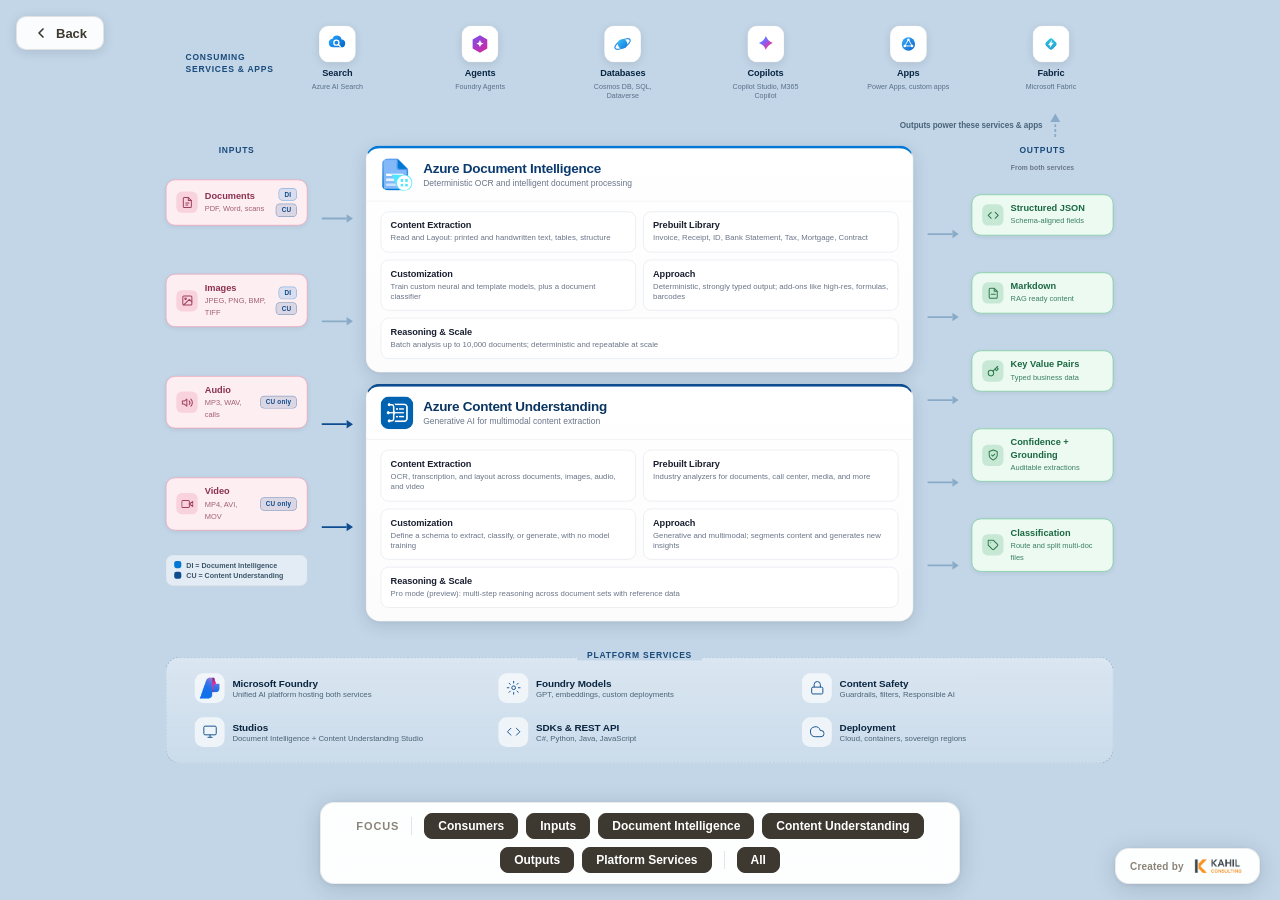
<file: Azure Document Intelligence and Content Understanding Overview Diagram.html>
<!DOCTYPE html>
<html lang="en">
<head>
<meta charset="UTF-8">
<meta name="viewport" content="width=device-width, initial-scale=1.0">
<title>Azure Document Intelligence and Content Understanding Overview</title>
<link rel="stylesheet" href="shared/diagram.css">
<style>
body{background:#c2d6e8}

/* ── Outputs → Consumers connector ── */
.consumers-connector{display:flex;align-items:center;justify-content:flex-end;gap:10px;margin:-2px 0 12px;padding-right:74px}
.cc-label{font-family:'Segoe UI',sans-serif;font-size:11.5px;font-weight:600;color:#4a6478;letter-spacing:-0.01em}
.consumers-connector svg{display:block;color:#8aabc8}

/* ── Column sub-label (e.g. "from both services") ── */
.col-sublabel{font-family:'Segoe UI',sans-serif;font-size:9.5px;font-weight:600;color:#6a7588;text-align:center;margin:-2px 0 2px;letter-spacing:0.01em}

/* ── Consumers banner (services & apps that use DI + CU) ── */
.consumers-banner{position:relative;background:none;border:none;padding:4px 28px;margin-bottom:16px;display:flex;align-items:center;gap:22px}
.consumers-banner-label{flex-shrink:0;width:132px;text-align:left;line-height:1.35}
.consumers-row{flex:1;display:flex;align-items:flex-start;justify-content:space-between;gap:12px;flex-wrap:wrap}
.consumer{display:flex;flex-direction:column;align-items:center;gap:8px;cursor:pointer;transition:transform 0.15s,filter 0.15s;width:120px}
.consumer:hover{transform:translateY(-3px)}
.consumer-icon{width:52px;height:52px;border-radius:14px;background:#fff;display:flex;align-items:center;justify-content:center;box-shadow:0 3px 12px rgba(0,0,0,0.10);border:1px solid rgba(0,0,0,0.05)}
.consumer-icon svg{width:30px;height:30px}
.consumer-icon img{width:34px;height:34px;object-fit:contain}
.consumer-name{font-family:'Segoe UI',sans-serif;font-size:13px;font-weight:700;color:#0a2540;letter-spacing:-0.01em;text-align:center;line-height:1.1}
.consumer-sub{font-family:'Segoe UI',sans-serif;font-size:10px;font-weight:500;color:#5a7088;text-align:center;line-height:1.25;margin-top:-2px}
/* Microsoft Foundry logo tile inside Platform Services */
.found-icon img{width:30px;height:30px;object-fit:contain}

/* ── Main 3-column row ── */
.main-row{display:flex;align-items:stretch;gap:18px}

/* ── Shared section-title style (Consumers, Inputs, Outputs, Platform Services) ── */
.col-label,.consumers-banner-label,.foundation-label{font-family:'Segoe UI',sans-serif;font-size:12px;font-weight:700;letter-spacing:0.09em;text-transform:uppercase;color:#1a4a7a}
.col-label{margin-bottom:4px;text-align:center}

/* ── Input / Output IO column ── */
.inputs-col,.outputs-col{width:200px;flex-shrink:0;display:flex;flex-direction:column;gap:10px;margin-bottom:50px}
.io-stack{flex:1;display:flex;flex-direction:column;justify-content:space-between;padding:20px 0}

.io-box{padding:11px 14px;border-radius:13px;background:#fff;font-family:'Segoe UI',sans-serif;font-size:13px;font-weight:600;line-height:1.3;box-shadow:0 2px 8px rgba(0,0,0,0.07);display:flex;align-items:center;gap:10px;min-height:56px}
.io-icon{width:30px;height:30px;border-radius:8px;display:flex;align-items:center;justify-content:center;flex-shrink:0}
.io-icon svg{width:17px;height:17px}

/* Input variants (warm coral) */
.io-box.input{border:1px solid #f0a0b4;color:#8a3050;background:#fdeef2}
.io-box.input .io-icon{background:#f8d2dc;color:#a04060}

/* Output variants (mint) */
.io-box.output{border:1px solid #78cc98;color:#1a6840;background:#edfaf2}
.io-box.output .io-icon{background:#c6e8d4;color:#2d7a4d}

/* Routing pills: which service accepts each input (color matched to service cards) */
.route-tags{margin-left:auto;display:flex;flex-direction:column;gap:4px;align-items:flex-end;flex-shrink:0}
.route-tag{font-family:'Segoe UI',sans-serif;font-size:9px;font-weight:800;padding:2px 7px;border-radius:6px;letter-spacing:0.03em;white-space:nowrap;line-height:1.35}
.route-tag.di{background:rgba(0,120,212,0.14);color:#0a4d8a;border:1px solid rgba(0,120,212,0.38)}
.route-tag.cu{background:rgba(15,76,143,0.14);color:#0f4c8f;border:1px solid rgba(15,76,143,0.38)}

/* Inputs routing legend (decodes the pill colors) */
.io-legend{margin-top:4px;display:flex;flex-direction:column;gap:4px;padding:8px 11px;background:rgba(255,255,255,0.55);border:1px solid rgba(0,0,0,0.05);border-radius:11px}
.io-legend-row{display:flex;align-items:center;gap:7px;font-family:'Segoe UI',sans-serif;font-size:10px;font-weight:600;color:#3a5468;line-height:1.1}
.io-legend-dot{width:10px;height:10px;border-radius:3px;flex-shrink:0}
.io-legend-dot.di{background:#0078d4}
.io-legend-dot.cu{background:#0f4c8f}

/* ── Center services column ── */
.services-col{flex:1;display:flex;flex-direction:column;gap:16px;min-width:0}

.service-card{background:linear-gradient(180deg,#ffffff 0%,#fcfcfd 100%);border-radius:20px;border:1.5px solid rgba(0,0,0,0.07);box-shadow:0 6px 24px rgba(0,0,0,0.12),0 1px 3px rgba(0,0,0,0.06);overflow:hidden;display:flex;flex-direction:column}

/* Service header strip */
.service-header{padding:14px 20px;display:flex;align-items:center;gap:14px;border-bottom:1px solid #eef0f4}
.service-icon{width:46px;height:46px;border-radius:12px;display:flex;align-items:center;justify-content:center;flex-shrink:0}
.service-icon svg{width:25px;height:25px}
.service-icon img{width:100%;height:100%;object-fit:cover;border-radius:12px;display:block}
.service-titles h2{font-family:'Segoe UI',sans-serif;font-size:19px;font-weight:700;letter-spacing:-0.02em;margin:0;line-height:1.15}
.service-titles p{font-family:'Segoe UI',sans-serif;font-size:12px;color:#6a7588;font-weight:500;margin-top:2px}
.service-pill{margin-left:auto;font-family:'Segoe UI',sans-serif;font-size:10.5px;font-weight:700;padding:5px 10px;border-radius:7px;letter-spacing:0.04em;text-transform:uppercase;white-space:nowrap}

/* Service body: feature grid */
.service-body{padding:14px 20px 18px;display:grid;grid-template-columns:1fr 1fr;gap:10px}
.feature{padding:11px 13px;border-radius:11px;background:#fff;border:1px solid #e5e9ee;display:flex;flex-direction:column;gap:3px;cursor:pointer;transition:filter 0.15s,transform 0.15s,box-shadow 0.15s,border-color 0.15s}
.feature:hover{transform:translateY(-2px);box-shadow:0 6px 18px rgba(0,0,0,0.10)}
.feature.wide{grid-column:1 / -1}
.feature-title{font-family:'Segoe UI',sans-serif;font-size:13px;font-weight:700;color:#1a2030;letter-spacing:-0.01em}
.feature-sub{font-family:'Segoe UI',sans-serif;font-size:11px;color:#6a7588;line-height:1.4}

/* ── Document Intelligence (deep Azure blue) ── */
.service-card.di{border-top:4px solid #0078d4}
.service-card.di .service-icon{background:#ffffff;color:#0a4d8a}
.service-card.di h2{color:#0a3a6e}
.service-card.di .service-pill{background:rgba(0,120,212,0.12);color:#0a4d8a;border:1px solid rgba(0,120,212,0.25)}
.service-card.di .feature:hover{border-color:#7ab5e0;box-shadow:0 6px 18px rgba(0,120,212,0.16)}

/* ── Content Understanding (deep blue, matches icon) ── */
.service-card.cu{border-top:4px solid #0f4c8f}
.service-card.cu .service-icon{background:#ffffff;color:#0f4c8f}
.service-card.cu h2{color:#0a3560}
.service-card.cu .service-pill{background:rgba(15,76,143,0.12);color:#0f4c8f;border:1px solid rgba(15,76,143,0.25)}
.service-card.cu .feature:hover{border-color:#7099c4;box-shadow:0 6px 18px rgba(15,76,143,0.16)}

/* ── Arrow connectors ── */
.arrow-col{display:flex;flex-direction:column;justify-content:space-between;flex-shrink:0;width:46px}
.arrow-col.in{padding:80px 0 110px}
.arrow-col.out{padding:102px 0 56px}
.arrow-col svg{display:block}

/* ── Foundation row ── */
.foundation{margin-top:50px;border:1.5px dashed #8aabc8;border-radius:20px;padding:22px 40px;display:grid;grid-template-columns:repeat(3,1fr);gap:20px 30px;align-items:center;position:relative;background:linear-gradient(180deg,rgba(255,255,255,0.4),rgba(255,255,255,0.15))}
.foundation-label{position:absolute;top:-10px;left:50%;transform:translateX(-50%);background:#c2d6e8;padding:0 14px;white-space:nowrap}
.found-item{display:flex;align-items:center;gap:11px;cursor:pointer;transition:filter 0.15s,transform 0.15s}
.found-item:hover{transform:translateY(-2px);filter:brightness(0.95)}
.found-icon{width:42px;height:42px;border-radius:12px;display:flex;align-items:center;justify-content:center;background:rgba(255,255,255,0.65);flex-shrink:0}
.found-icon svg{width:21px;height:21px;color:#0a4d8a}
.found-text{font-family:'Segoe UI',sans-serif;font-size:14px;font-weight:700;color:#0a2540;letter-spacing:-0.01em}
.found-sub{font-family:'Segoe UI',sans-serif;font-size:11px;color:#4a6478;font-weight:500}

/* ── Dimmable sections ── */
.inputs-col,.outputs-col,.service-card.di,.service-card.cu,.foundation,.consumers-banner{transition:filter 0.35s ease,opacity 0.35s ease}

/* ── Hover effects for clickables ── */
.io-box{transition:filter 0.15s,transform 0.15s,box-shadow 0.15s}
.io-box:hover{transform:translateY(-2px);box-shadow:0 6px 18px rgba(0,0,0,0.10)}
</style>
</head>
<body>
<a href="index.html" class="back-btn">
  <svg width="16" height="16" viewBox="0 0 24 24" fill="none" stroke="currentColor" stroke-width="2.5" stroke-linecap="round" stroke-linejoin="round"><polyline points="15 18 9 12 15 6"/></svg>
  Back
</a>
<div class="diagram">

  <!-- ═══ TOP: Consuming services & apps ═══ -->
  <div class="consumers-banner">
    <div class="consumers-banner-label">Consuming Services &amp; Apps</div>
    <div class="consumers-row">

      <div class="consumer" data-popup="consumer-search">
        <div class="consumer-icon">
          <svg viewBox="0 0 32 32" fill="none"><defs><linearGradient id="cSearch" x1="4" y1="6" x2="26" y2="24" gradientUnits="userSpaceOnUse"><stop stop-color="#2aa3ff"/><stop offset="1" stop-color="#0062c4"/></linearGradient></defs><path fill="url(#cSearch)" d="M9.5 21A6.5 6.5 0 0 1 8.7 8.06 7 7 0 0 1 22.3 9.3 5.5 5.5 0 0 1 21.5 21z"/><circle cx="14.5" cy="14" r="3.8" fill="none" stroke="#fff" stroke-width="2"/><line x1="17.3" y1="16.8" x2="20.5" y2="20" stroke="#fff" stroke-width="2" stroke-linecap="round"/></svg>
        </div>
        <div class="consumer-name">Search</div>
        <div class="consumer-sub">Azure AI Search</div>
      </div>

      <div class="consumer" data-popup="consumer-agents">
        <div class="consumer-icon">
          <svg viewBox="0 0 32 32" fill="none"><defs><linearGradient id="cAgents" x1="6" y1="4" x2="26" y2="28" gradientUnits="userSpaceOnUse"><stop stop-color="#7A4FF0"/><stop offset="1" stop-color="#D6259A"/></linearGradient></defs><path fill="url(#cAgents)" d="M16 3l11 6.35v13.3L16 29 5 22.65V9.35z"/><path fill="#fff" d="M16 10l1.7 3.6 3.6 1.7-3.6 1.7L16 20.6l-1.7-3.6L10.7 15.3l3.6-1.7z"/></svg>
        </div>
        <div class="consumer-name">Agents</div>
        <div class="consumer-sub">Foundry Agents</div>
      </div>

      <div class="consumer" data-popup="consumer-databases">
        <div class="consumer-icon">
          <svg viewBox="0 0 32 32" fill="none"><defs><linearGradient id="cDb" x1="8" y1="8" x2="24" y2="24" gradientUnits="userSpaceOnUse"><stop stop-color="#37c6ff"/><stop offset="1" stop-color="#1673d6"/></linearGradient></defs><ellipse cx="16" cy="16" rx="13" ry="5.4" fill="none" stroke="#2a8fe0" stroke-width="1.8" transform="rotate(-30 16 16)"/><circle cx="16" cy="16" r="7.2" fill="url(#cDb)"/></svg>
        </div>
        <div class="consumer-name">Databases</div>
        <div class="consumer-sub">Cosmos DB, SQL, Dataverse</div>
      </div>

      <div class="consumer" data-popup="consumer-copilots">
        <div class="consumer-icon">
          <svg viewBox="0 0 32 32" fill="none"><defs><linearGradient id="cCop" x1="6" y1="6" x2="26" y2="26" gradientUnits="userSpaceOnUse"><stop stop-color="#2aa3ff"/><stop offset="0.4" stop-color="#8a5cf6"/><stop offset="0.72" stop-color="#e0399a"/><stop offset="1" stop-color="#ff8a3d"/></linearGradient></defs><path fill="url(#cCop)" d="M16 4c1.9 5.2 5.2 8.5 10.4 10.4C21.2 16.3 17.9 19.6 16 24.8 14.1 19.6 10.8 16.3 5.6 14.4 10.8 12.5 14.1 9.2 16 4z"/></svg>
        </div>
        <div class="consumer-name">Copilots</div>
        <div class="consumer-sub">Copilot Studio, M365 Copilot</div>
      </div>

      <div class="consumer" data-popup="consumer-apps">
        <div class="consumer-icon">
          <svg viewBox="0 0 32 32" fill="none"><defs><linearGradient id="cApps" x1="7" y1="7" x2="25" y2="25" gradientUnits="userSpaceOnUse"><stop stop-color="#33a8ff"/><stop offset="1" stop-color="#1268cf"/></linearGradient></defs><circle cx="16" cy="16" r="10" fill="url(#cApps)"/><path d="M16 9.5L10.5 19M16 9.5L21.5 19M10.5 19h11" stroke="#fff" stroke-width="1.4" fill="none"/><circle cx="16" cy="9.5" r="1.9" fill="#fff"/><circle cx="10.5" cy="19" r="1.9" fill="#fff"/><circle cx="21.5" cy="19" r="1.9" fill="#fff"/></svg>
        </div>
        <div class="consumer-name">Apps</div>
        <div class="consumer-sub">Power Apps, custom apps</div>
      </div>

      <div class="consumer" data-popup="consumer-fabric">
        <div class="consumer-icon">
          <svg viewBox="0 0 32 32" fill="none"><defs><linearGradient id="cFab" x1="8" y1="6" x2="24" y2="26" gradientUnits="userSpaceOnUse"><stop stop-color="#33d1e0"/><stop offset="1" stop-color="#1b8fd6"/></linearGradient></defs><rect x="9" y="9" width="14" height="14" rx="3.5" transform="rotate(45 16 16)" fill="url(#cFab)"/><path fill="#fff" d="M17.5 9.5l-6 8.5h3.4l-1 4.5 6-8.5h-3.4z"/></svg>
        </div>
        <div class="consumer-name">Fabric</div>
        <div class="consumer-sub">Microsoft Fabric</div>
      </div>

    </div>
  </div>

  <!-- ── Connector: outputs feed the consumers above ── -->
  <div class="consumers-connector">
    <span class="cc-label">Outputs power these services &amp; apps</span>
    <svg width="16" height="34" viewBox="0 0 16 34" fill="none"><line x1="8" y1="34" x2="8" y2="11" stroke="currentColor" stroke-width="2.5" stroke-dasharray="4 3"/><polygon points="1,13 8,1 15,13" fill="currentColor"/></svg>
  </div>

  <!-- ═══ MAIN: Inputs | Services | Outputs ═══ -->
  <div class="main-row">

    <!-- ── Inputs column ── -->
    <div class="inputs-col">
      <div class="col-label">Inputs</div>

      <div class="io-stack">
      <div class="io-box input" data-popup="input-documents">
        <div class="io-icon">
          <svg viewBox="0 0 24 24" fill="none" stroke="currentColor" stroke-width="2" stroke-linecap="round" stroke-linejoin="round"><path d="M14 2H6a2 2 0 0 0-2 2v16a2 2 0 0 0 2 2h12a2 2 0 0 0 2-2V8z"/><polyline points="14 2 14 8 20 8"/><line x1="9" y1="13" x2="15" y2="13"/><line x1="9" y1="17" x2="13" y2="17"/></svg>
        </div>
        <div>Documents<br><span style="font-size:10.5px;font-weight:500;color:#a06070">PDF, Word, scans</span></div>
        <div class="route-tags"><span class="route-tag di">DI</span><span class="route-tag cu">CU</span></div>
      </div>

      <div class="io-box input" data-popup="input-images">
        <div class="io-icon">
          <svg viewBox="0 0 24 24" fill="none" stroke="currentColor" stroke-width="2" stroke-linecap="round" stroke-linejoin="round"><rect x="3" y="3" width="18" height="18" rx="2"/><circle cx="8.5" cy="8.5" r="1.5"/><polyline points="21 15 16 10 5 21"/></svg>
        </div>
        <div>Images<br><span style="font-size:10.5px;font-weight:500;color:#a06070">JPEG, PNG, BMP, TIFF</span></div>
        <div class="route-tags"><span class="route-tag di">DI</span><span class="route-tag cu">CU</span></div>
      </div>

      <div class="io-box input" data-popup="input-audio">
        <div class="io-icon">
          <svg viewBox="0 0 24 24" fill="none" stroke="currentColor" stroke-width="2" stroke-linecap="round" stroke-linejoin="round"><path d="M11 5L6 9H2v6h4l5 4z"/><path d="M19.07 4.93a10 10 0 0 1 0 14.14M15.54 8.46a5 5 0 0 1 0 7.07"/></svg>
        </div>
        <div>Audio<br><span style="font-size:10.5px;font-weight:500;color:#a06070">MP3, WAV, calls</span></div>
        <div class="route-tags"><span class="route-tag cu">CU only</span></div>
      </div>

      <div class="io-box input" data-popup="input-video">
        <div class="io-icon">
          <svg viewBox="0 0 24 24" fill="none" stroke="currentColor" stroke-width="2" stroke-linecap="round" stroke-linejoin="round"><polygon points="23 7 16 12 23 17 23 7"/><rect x="1" y="5" width="15" height="14" rx="2"/></svg>
        </div>
        <div>Video<br><span style="font-size:10.5px;font-weight:500;color:#a06070">MP4, AVI, MOV</span></div>
        <div class="route-tags"><span class="route-tag cu">CU only</span></div>
      </div>
      </div>

      <div class="io-legend">
        <div class="io-legend-row"><span class="io-legend-dot di"></span>DI = Document Intelligence</div>
        <div class="io-legend-row"><span class="io-legend-dot cu"></span>CU = Content Understanding</div>
      </div>
    </div>

    <!-- ── Arrows in (blue = to both, violet = to Content Understanding only) ── -->
    <div class="arrow-col in">
      <svg width="46" height="46" viewBox="0 0 46 46"><line x1="2" y1="23" x2="37" y2="23" stroke="#8aabc8" stroke-width="2.5"/><polygon points="37,17 46,23 37,29" fill="#8aabc8"/></svg>
      <svg width="46" height="46" viewBox="0 0 46 46"><line x1="2" y1="23" x2="37" y2="23" stroke="#8aabc8" stroke-width="2.5"/><polygon points="37,17 46,23 37,29" fill="#8aabc8"/></svg>
      <svg width="46" height="46" viewBox="0 0 46 46"><line x1="2" y1="23" x2="37" y2="23" stroke="#0f4c8f" stroke-width="2.5"/><polygon points="37,17 46,23 37,29" fill="#0f4c8f"/></svg>
      <svg width="46" height="46" viewBox="0 0 46 46"><line x1="2" y1="23" x2="37" y2="23" stroke="#0f4c8f" stroke-width="2.5"/><polygon points="37,17 46,23 37,29" fill="#0f4c8f"/></svg>
    </div>

    <!-- ── Services column ── -->
    <div class="services-col">

      <!-- DOCUMENT INTELLIGENCE -->
      <div class="service-card di">
        <div class="service-header">
          <div class="service-icon">
            <img src="shared/images/document-intelligence.png" alt="Azure Document Intelligence">
          </div>
          <div class="service-titles">
            <h2 data-popup="document-intelligence">Azure Document Intelligence</h2>
            <p>Deterministic OCR and intelligent document processing</p>
          </div>
        </div>
        <div class="service-body">
          <div class="feature" data-popup="di-extract">
            <div class="feature-title">Content Extraction</div>
            <div class="feature-sub">Read and Layout: printed and handwritten text, tables, structure</div>
          </div>
          <div class="feature" data-popup="di-prebuilt">
            <div class="feature-title">Prebuilt Library</div>
            <div class="feature-sub">Invoice, Receipt, ID, Bank Statement, Tax, Mortgage, Contract</div>
          </div>
          <div class="feature" data-popup="di-custom">
            <div class="feature-title">Customization</div>
            <div class="feature-sub">Train custom neural and template models, plus a document classifier</div>
          </div>
          <div class="feature" data-popup="di-approach">
            <div class="feature-title">Approach</div>
            <div class="feature-sub">Deterministic, strongly typed output; add-ons like high-res, formulas, barcodes</div>
          </div>
          <div class="feature wide" data-popup="di-scale">
            <div class="feature-title">Reasoning &amp; Scale</div>
            <div class="feature-sub">Batch analysis up to 10,000 documents; deterministic and repeatable at scale</div>
          </div>
        </div>
      </div>

      <!-- CONTENT UNDERSTANDING -->
      <div class="service-card cu">
        <div class="service-header">
          <div class="service-icon">
            <img src="shared/images/content-understanding.png" alt="Azure Content Understanding">
          </div>
          <div class="service-titles">
            <h2 data-popup="content-understanding">Azure Content Understanding</h2>
            <p>Generative AI for multimodal content extraction</p>
          </div>
        </div>
        <div class="service-body">
          <div class="feature" data-popup="cu-extract">
            <div class="feature-title">Content Extraction</div>
            <div class="feature-sub">OCR, transcription, and layout across documents, images, audio, and video</div>
          </div>
          <div class="feature" data-popup="cu-prebuilt">
            <div class="feature-title">Prebuilt Library</div>
            <div class="feature-sub">Industry analyzers for documents, call center, media, and more</div>
          </div>
          <div class="feature" data-popup="cu-custom">
            <div class="feature-title">Customization</div>
            <div class="feature-sub">Define a schema to extract, classify, or generate, with no model training</div>
          </div>
          <div class="feature" data-popup="cu-approach">
            <div class="feature-title">Approach</div>
            <div class="feature-sub">Generative and multimodal; segments content and generates new insights</div>
          </div>
          <div class="feature wide" data-popup="cu-scale">
            <div class="feature-title">Reasoning &amp; Scale</div>
            <div class="feature-sub">Pro mode (preview): multi-step reasoning across document sets with reference data</div>
          </div>
        </div>
      </div>

    </div>

    <!-- ── Arrows out ── -->
    <div class="arrow-col out">
      <svg width="46" height="46" viewBox="0 0 46 46"><line x1="2" y1="23" x2="37" y2="23" stroke="#8aabc8" stroke-width="2.5"/><polygon points="37,17 46,23 37,29" fill="#8aabc8"/></svg>
      <svg width="46" height="46" viewBox="0 0 46 46"><line x1="2" y1="23" x2="37" y2="23" stroke="#8aabc8" stroke-width="2.5"/><polygon points="37,17 46,23 37,29" fill="#8aabc8"/></svg>
      <svg width="46" height="46" viewBox="0 0 46 46"><line x1="2" y1="23" x2="37" y2="23" stroke="#8aabc8" stroke-width="2.5"/><polygon points="37,17 46,23 37,29" fill="#8aabc8"/></svg>
      <svg width="46" height="46" viewBox="0 0 46 46"><line x1="2" y1="23" x2="37" y2="23" stroke="#8aabc8" stroke-width="2.5"/><polygon points="37,17 46,23 37,29" fill="#8aabc8"/></svg>
      <svg width="46" height="46" viewBox="0 0 46 46"><line x1="2" y1="23" x2="37" y2="23" stroke="#8aabc8" stroke-width="2.5"/><polygon points="37,17 46,23 37,29" fill="#8aabc8"/></svg>
    </div>

    <!-- ── Outputs column ── -->
    <div class="outputs-col">
      <div class="col-label">Outputs</div>
      <div class="col-sublabel">From both services</div>

      <div class="io-stack">
      <div class="io-box output" data-popup="output-json">
        <div class="io-icon">
          <svg viewBox="0 0 24 24" fill="none" stroke="currentColor" stroke-width="2" stroke-linecap="round" stroke-linejoin="round"><polyline points="16 18 22 12 16 6"/><polyline points="8 6 2 12 8 18"/></svg>
        </div>
        <div>Structured JSON<br><span style="font-size:10.5px;font-weight:500;color:#3a8060">Schema-aligned fields</span></div>
      </div>

      <div class="io-box output" data-popup="output-markdown">
        <div class="io-icon">
          <svg viewBox="0 0 24 24" fill="none" stroke="currentColor" stroke-width="2" stroke-linecap="round" stroke-linejoin="round"><path d="M14 2H6a2 2 0 0 0-2 2v16a2 2 0 0 0 2 2h12a2 2 0 0 0 2-2V8z"/><polyline points="14 2 14 8 20 8"/><line x1="8" y1="14" x2="16" y2="14"/></svg>
        </div>
        <div>Markdown<br><span style="font-size:10.5px;font-weight:500;color:#3a8060">RAG ready content</span></div>
      </div>

      <div class="io-box output" data-popup="output-keyvalue">
        <div class="io-icon">
          <svg viewBox="0 0 24 24" fill="none" stroke="currentColor" stroke-width="2" stroke-linecap="round" stroke-linejoin="round"><circle cx="7.5" cy="15.5" r="5.5"/><path d="m21 2-9.6 9.6"/><path d="m15.5 7.5 3 3L22 7l-3-3"/></svg>
        </div>
        <div>Key Value Pairs<br><span style="font-size:10.5px;font-weight:500;color:#3a8060">Typed business data</span></div>
      </div>

      <div class="io-box output" data-popup="output-confidence">
        <div class="io-icon">
          <svg viewBox="0 0 24 24" fill="none" stroke="currentColor" stroke-width="2" stroke-linecap="round" stroke-linejoin="round"><path d="M12 22s8-4 8-10V5l-8-3-8 3v7c0 6 8 10 8 10z"/><polyline points="9 12 11 14 15 10"/></svg>
        </div>
        <div>Confidence + Grounding<br><span style="font-size:10.5px;font-weight:500;color:#3a8060">Auditable extractions</span></div>
      </div>

      <div class="io-box output" data-popup="output-classification">
        <div class="io-icon">
          <svg viewBox="0 0 24 24" fill="none" stroke="currentColor" stroke-width="2" stroke-linecap="round" stroke-linejoin="round"><path d="M20.59 13.41L13.42 20.58a2 2 0 0 1-2.83 0L2 12V2h10l8.59 8.59a2 2 0 0 1 0 2.82z"/><line x1="7" y1="7" x2="7.01" y2="7"/></svg>
        </div>
        <div>Classification<br><span style="font-size:10.5px;font-weight:500;color:#3a8060">Route and split multi-doc files</span></div>
      </div>
      </div>
    </div>

  </div>

  <!-- ═══ FOUNDATION: Platform Services ═══ -->
  <div class="foundation">
    <div class="foundation-label">Platform Services</div>

    <div class="found-item" data-popup="foundry">
      <div class="found-icon">
        <img src="shared/images/microsoft-foundry.png" alt="Microsoft Foundry">
      </div>
      <div><div class="found-text">Microsoft Foundry</div><div class="found-sub">Unified AI platform hosting both services</div></div>
    </div>

    <div class="found-item" data-popup="foundry-models">
      <div class="found-icon">
        <svg viewBox="0 0 24 24" fill="none" stroke="currentColor" stroke-width="1.5"><circle cx="12" cy="12" r="3"/><path d="M12 1v4M12 19v4M4.22 4.22l2.83 2.83M16.95 16.95l2.83 2.83M1 12h4M19 12h4M4.22 19.78l2.83-2.83M16.95 7.05l2.83-2.83"/></svg>
      </div>
      <div><div class="found-text">Foundry Models</div><div class="found-sub">GPT, embeddings, custom deployments</div></div>
    </div>

    <div class="found-item" data-popup="content-safety">
      <div class="found-icon">
        <svg viewBox="0 0 24 24" fill="none" stroke="currentColor" stroke-width="1.5"><rect x="3" y="11" width="18" height="11" rx="2"/><path d="M7 11V7a5 5 0 0 1 10 0v4"/></svg>
      </div>
      <div><div class="found-text">Content Safety</div><div class="found-sub">Guardrails, filters, Responsible AI</div></div>
    </div>

    <div class="found-item" data-popup="studios">
      <div class="found-icon">
        <svg viewBox="0 0 24 24" fill="none" stroke="currentColor" stroke-width="1.5"><rect x="2" y="3" width="20" height="14" rx="2"/><line x1="8" y1="21" x2="16" y2="21"/><line x1="12" y1="17" x2="12" y2="21"/></svg>
      </div>
      <div><div class="found-text">Studios</div><div class="found-sub">Document Intelligence + Content Understanding Studio</div></div>
    </div>

    <div class="found-item" data-popup="sdks">
      <div class="found-icon">
        <svg viewBox="0 0 24 24" fill="none" stroke="currentColor" stroke-width="1.5"><polyline points="16 18 22 12 16 6"/><polyline points="8 6 2 12 8 18"/></svg>
      </div>
      <div><div class="found-text">SDKs &amp; REST API</div><div class="found-sub">C#, Python, Java, JavaScript</div></div>
    </div>

    <div class="found-item" data-popup="deployment">
      <div class="found-icon">
        <svg viewBox="0 0 24 24" fill="none" stroke="currentColor" stroke-width="1.5"><path d="M18 10h-1.26A8 8 0 1 0 9 20h9a5 5 0 0 0 0-10z"/></svg>
      </div>
      <div><div class="found-text">Deployment</div><div class="found-sub">Cloud, containers, sovereign regions</div></div>
    </div>

  </div>

</div>

<!-- Popup overlay -->
<div class="popup-overlay" id="popupOverlay">
  <div class="popup-card" id="popupCard">
    <button class="popup-close" id="popupClose">&#x2715;</button>
    <div class="popup-accent" id="popupAccent"></div>
    <div class="popup-title" id="popupTitle"></div>
    <div class="popup-subtitle" id="popupSubtitle"></div>
    <div class="popup-body">
      <div>
        <div class="popup-section-label">Key Capabilities</div>
        <ul class="popup-list" id="popupList"></ul>
      </div>
      <div>
        <div class="popup-section-label">Example Scenarios</div>
        <ul class="popup-list" id="popupScenarios"></ul>
      </div>
    </div>
    <div class="popup-screenshots" id="popupScreenshots"></div>
  </div>
</div>

<!-- Legend panel -->
<div class="legend-panel">
  <span class="legend-title">Focus</span>
  <div class="legend-sep"></div>
  <button class="leg active" data-target="consumers-banner">Consumers</button>
  <button class="leg active" data-target="inputs-col">Inputs</button>
  <button class="leg active" data-target="service-card.di">Document Intelligence</button>
  <button class="leg active" data-target="service-card.cu">Content Understanding</button>
  <button class="leg active" data-target="outputs-col">Outputs</button>
  <button class="leg active" data-target="foundation">Platform Services</button>
  <div class="legend-sep"></div>
  <button class="leg active" id="allBtn">All</button>
</div>

<!-- Branding -->
<div class="diagram-brand">
  <span class="diagram-brand-text">Created by</span>
  <img class="diagram-brand-logo" src="shared/images/KahilConsulting-logo.png" alt="Kahil Consulting">
</div>

<script>
var popupData = {
  foundry: {
    title: 'Microsoft Foundry',
    subtitle: 'Unified Microsoft platform that hosts both Content Understanding and Document Intelligence',
    accent: '#0078d4',
    desc: 'Both services are available through a single Microsoft Foundry resource in the Azure portal, with shared authentication, model deployments, content safety, and observability.',
    points: [
      'Single Foundry resource provisions both services',
      'Bring your own Foundry model deployments (GPT family, embeddings)',
      'Shared Responsible AI guardrails and content filtering',
      'Region availability, scaling, and billing managed centrally',
      'Common access through REST API, SDKs, and Studio experiences'
    ],
    scenarios: [
      'Stand up a single AI platform that combines deterministic OCR with generative reasoning over multimodal content',
      'Govern AI usage across business units from one resource with consistent safety policies'
    ]
  },

  'consumer-search': {
    title: 'Azure AI Search',
    subtitle: 'Grounding index for retrieval and RAG built from extracted content',
    accent: '#0078d4',
    desc: 'Extracted markdown and structured fields are chunked and indexed in Azure AI Search, giving downstream copilots and agents a searchable knowledge base.',
    points: [
      'Ingests Document Intelligence Layout markdown and Content Understanding output as chunks',
      'Hybrid keyword plus vector search with semantic ranking',
      'Preserves tables, sections, and figure descriptions for better retrieval',
      'Powers grounding for Copilots and Foundry agents'
    ],
    scenarios: [
      'Index policy documents for a Copilot knowledge base',
      'Semantic search across a scanned document archive'
    ]
  },
  'consumer-agents': {
    title: 'Foundry Agents',
    subtitle: 'Agents that reason over clean, schema aligned inputs',
    accent: '#7c3aed',
    desc: 'Content Understanding turns messy, multimodal files into predictable structured inputs, so agents can automate decisions with accuracy and auditability.',
    points: [
      'Structured JSON with confidence scores and grounding for reliable decisions',
      'Extraction called as a tool inside an agent workflow',
      'Clean markdown for reasoning over long or complex documents',
      'Reduces hallucination by grounding agents in source content'
    ],
    scenarios: [
      'An accounts payable agent that validates invoices before posting',
      'A claims agent that extracts and checks policy documents'
    ]
  },
  'consumer-databases': {
    title: 'Databases',
    subtitle: 'Store extracted fields as queryable business records',
    accent: '#1673d6',
    desc: 'Strongly typed key value output maps directly into relational and NoSQL stores, ready for reporting, lookups, and downstream automation.',
    points: [
      'Push typed fields into Azure SQL, Cosmos DB, or Dataverse',
      'Invoice line items and tables map to rows and columns',
      'Confidence scores stored alongside values for auditing',
      'Foundation for master data and transaction records'
    ],
    scenarios: [
      'Load invoice line items into a finance database',
      'Populate Dataverse records from ID document extraction'
    ]
  },
  'consumer-copilots': {
    title: 'Copilots',
    subtitle: 'Ground Copilot Studio and Microsoft 365 Copilot on your content',
    accent: '#e0399a',
    desc: 'Markdown and structured fields make document content consumable by copilots, so they answer precise questions with citations back to the source.',
    points: [
      'RAG ready markdown for Copilot knowledge sources',
      'Structured fields let copilots answer specific data questions',
      'Grounding provides citations to the exact source region',
      'Confidence supports trustworthy, reviewable answers'
    ],
    scenarios: [
      'A support Copilot grounded in extracted product manuals',
      'A Copilot Studio agent answering from contract clauses'
    ]
  },
  'consumer-apps': {
    title: 'Apps',
    subtitle: 'Power Apps and custom apps that call extraction directly',
    accent: '#1268cf',
    desc: 'Applications and low code workflows call the services through REST and SDKs, embedding extraction into user experiences and business processes.',
    points: [
      'Call REST API or SDKs from Power Apps, Logic Apps, or web apps',
      'Trigger extraction inside Power Automate flows',
      'Surface extracted fields in a review and approval UI',
      'Confidence thresholds drive human in the loop routing'
    ],
    scenarios: [
      'A Power App that captures receipts and extracts totals',
      'A web portal that validates uploaded documents'
    ]
  },
  'consumer-fabric': {
    title: 'Microsoft Fabric',
    subtitle: 'Analytics and reporting over extracted data',
    accent: '#1b8fd6',
    desc: 'Structured output lands in OneLake so extracted document data can be combined with enterprise data for analytics and Power BI reporting.',
    points: [
      'Land structured output in OneLake for analysis',
      'Build Power BI reports on extracted fields and trends',
      'Combine document data with other enterprise datasets',
      'Track volumes, turnaround time, and confidence over time'
    ],
    scenarios: [
      'Analyze spend across thousands of extracted invoices',
      'Report on processing time and confidence by document type'
    ]
  },

  'input-documents': {
    title: 'Documents',
    subtitle: 'Structured and unstructured paper based content',
    accent: '#c84a6a',
    desc: 'Both services accept document inputs. Document Intelligence specialises in structured forms, while Content Understanding can reason over long, complex documents using generative AI.',
    points: [
      'Supported formats include PDF, TIFF, JPEG, PNG, BMP, HEIF, and Office files',
      'Multipage PDFs handled with page level or full document analysis',
      'Printed and handwritten text recognised by the Read model',
      'Tables, selection marks, and barcodes detected by Layout'
    ],
    scenarios: [
      'Invoice and purchase order ingestion for accounts payable',
      'Contract review with clause extraction and risk flagging',
      'Mortgage and loan application packages with hundreds of pages'
    ]
  },
  'input-images': {
    title: 'Images',
    subtitle: 'Photos and scans accepted by both Document Intelligence and Content Understanding',
    accent: '#c84a6a',
    desc: 'Both services accept image inputs. Document Intelligence runs OCR and structured field extraction on image based documents such as scans and photos of forms. Content Understanding adds generative analysis with descriptions, chart analysis, and visual classification.',
    points: [
      'Common image formats including JPEG, PNG, BMP, TIFF, and HEIF',
      'Document Intelligence: OCR and field extraction from scanned or photographed documents',
      'Content Understanding: figure description and chart analysis for accessibility and RAG',
      'Content Understanding: visual classification using a defined category schema'
    ],
    scenarios: [
      'Catalog product photos with attribute extraction for ecommerce',
      'Describe charts and diagrams to make them searchable in RAG indexes',
      'Classify damage photos for insurance claim triage'
    ]
  },
  'input-audio': {
    title: 'Audio',
    subtitle: 'Voice content handled by Content Understanding only (not Document Intelligence)',
    accent: '#c84a6a',
    desc: 'Content Understanding transcribes audio and runs generative analyzers to extract sentiment, key topics, decisions, and structured insights.',
    points: [
      'Speech transcription with speaker diarisation',
      'Sentiment, intent, and entity detection on conversation content',
      'Summaries, action items, and KPI generation per analyzer schema',
      'Confidence scores and source grounding on every field'
    ],
    scenarios: [
      'Post call analytics for contact centres tracking customer satisfaction',
      'Sales call summarisation with deal stage and next step extraction',
      'Compliance review of recorded advisor conversations'
    ]
  },
  'input-video': {
    title: 'Video',
    subtitle: 'Long form video handled by Content Understanding only (not Document Intelligence)',
    accent: '#c84a6a',
    desc: 'Content Understanding segments video into scenes, transcribes speech, recognises visual elements, and generates structured descriptions.',
    points: [
      'Automatic scene segmentation and key visual recognition',
      'Speech transcription synchronised with timestamps',
      'Scene level descriptions and per scene field extraction',
      'Face description fields when enabled for the analyzer'
    ],
    scenarios: [
      'Media asset management with searchable scene and dialogue metadata',
      'Training video indexing with topic and learning objective tags',
      'Security and incident review with event timeline generation'
    ]
  },

  'document-intelligence': {
    title: 'Azure Document Intelligence',
    subtitle: 'Cloud OCR and intelligent document processing service',
    accent: '#0078d4',
    desc: 'Document Intelligence is a deterministic, machine learning based service that extracts text, structure, key value pairs, and fields from forms and documents at high accuracy. Currently at v4.0 GA.',
    points: [
      'Deterministic extraction with strongly typed output (date, currency, number, address)',
      'High accuracy for structured and semi structured documents',
      'Prebuilt models for the most common business document types',
      'Custom models trained on your labelled data',
      'Available via REST API, SDKs, containers, and Studio'
    ],
    scenarios: [
      'Automate accounts payable by extracting invoice line items into ERP',
      'KYC onboarding using passport and driver licence extraction',
      'Mortgage underwriting using 1003, 1004, 1008, and closing disclosure forms'
    ]
  },
  'di-extract': {
    title: 'Content Extraction',
    subtitle: 'Read and Layout: text and structure from documents and images',
    accent: '#0078d4',
    desc: 'Two general models that work on any document. Read pulls text, Layout adds structure. This is the deterministic OCR foundation under every prebuilt and custom model.',
    points: [
      'Read: printed and handwritten text with paragraph and language detection',
      'Layout: tables, selection marks, paragraph roles, and section structure',
      'Inputs are documents and images only (PDF, Office, scans, photos)',
      'Markdown output from Layout for RAG semantic chunking'
    ],
    scenarios: [
      'Digitise archived paper records into searchable text',
      'Convert scanned reports into structured tables for analytics'
    ]
  },
  'di-prebuilt': {
    title: 'Prebuilt Library',
    subtitle: 'Ready to use models for common business documents',
    accent: '#0078d4',
    desc: 'Microsoft maintained models with defined field schemas, no training required. Domains span financial services, tax, mortgage, and identity.',
    points: [
      'Financial and legal: Invoice, Receipt, Bank Statement, Pay Stub, Check, Credit Card, Contract',
      'US Tax: W-2, 1098, 1099, 1040 and variations',
      'US Mortgage: 1003, 1004, 1005, 1008, Closing Disclosure',
      'Identity: passport, driver licence, health insurance card, marriage certificate',
      'Strongly typed fields like InvoiceDate (date) and SubTotal (currency)'
    ],
    scenarios: [
      'Accounts payable automation using prebuilt-invoice',
      'Tax document processing using the prebuilt tax models'
    ]
  },
  'di-custom': {
    title: 'Customization',
    subtitle: 'Train models on your own labelled documents',
    accent: '#0078d4',
    desc: 'When the prebuilt catalogue does not cover your document type, train a custom model on labelled samples. Customization here means training, trading setup effort for high, predictable accuracy.',
    points: [
      'Custom Neural: mixed type, structured and unstructured documents',
      'Custom Template: documents with a consistent fixed layout',
      'Custom Classifier: identify the document type before routing to an extractor',
      'Compose several models behind a single endpoint',
      'Label and train in Document Intelligence Studio'
    ],
    scenarios: [
      'Industry specific forms like utility bills or insurance claims',
      'A classifier plus model pipeline that routes incoming PDFs automatically'
    ]
  },
  'di-approach': {
    title: 'Approach',
    subtitle: 'Deterministic, strongly typed extraction with optional add-ons',
    accent: '#0078d4',
    desc: 'Document Intelligence is machine learning based and deterministic: the same document yields the same strongly typed output. That suits high volume, audit sensitive processing. Add-ons extend the base extraction.',
    points: [
      'Strongly typed values: date, currency, number, address, phone number',
      'Predictable, repeatable output for straight through processing',
      'Add-ons: high resolution, query fields, formulas, fonts, barcodes',
      'Searchable PDF and key value pairs on demand',
      'Available in the cloud and in containers for disconnected use'
    ],
    scenarios: [
      'High volume invoice and form processing with typed fields',
      'Query fields to ask custom questions of an unfamiliar document'
    ]
  },
  'di-scale': {
    title: 'Reasoning & Scale',
    subtitle: 'Deterministic processing at high volume',
    accent: '#0078d4',
    desc: 'Document Intelligence is built for high volume, repeatable processing rather than open ended reasoning. The batch API handles large document sets in a single request.',
    points: [
      'Batch analysis of up to 10,000 documents per request',
      'Reads from and writes results to Azure Blob Storage',
      'Deterministic output: the same document yields the same result every run',
      'Cross document reasoning happens downstream, not inside the service'
    ],
    scenarios: [
      'Overnight processing of a large invoice or forms backlog',
      'Bulk digitisation of an archive into structured data'
    ]
  },

  'content-understanding': {
    title: 'Azure Content Understanding',
    subtitle: 'Generative AI service for multimodal content extraction and classification',
    accent: '#0f4c8f',
    desc: 'Content Understanding uses generative AI to process documents, images, audio, and video into a user defined output format. It accelerates time to value by minimising prompt engineering and manual review.',
    points: [
      'Single unified Analyze API across all four modalities',
      'Schema first: define fields, the service handles model selection and prompting',
      'Confidence scores and source grounding on every extracted field',
      'Industry tuned prebuilt analyzers for common scenarios',
      'Built on Foundry model deployments that you bring'
    ],
    scenarios: [
      'Intelligent document processing for tax preparation and mortgage applications',
      'RAG ingestion pipeline producing markdown plus structured JSON',
      'Post call analytics dashboards for contact centres',
      'Agentic workflows that need clean, schema aligned inputs from messy files'
    ]
  },
  'cu-prebuilt': {
    title: 'Prebuilt Library',
    subtitle: 'Industry analyzers for common multimodal scenarios',
    accent: '#0f4c8f',
    desc: 'Prebuilt analyzers give tuned output without defining a schema. An analyzer bundles content extraction settings, field schema, and model choice, and applies consistently to every input.',
    points: [
      'Document analyzers: invoice, tax, mortgage, identity, and more',
      'Call center analyzers for conversation analytics',
      'Media analyzers for video and image scenarios',
      'Reusable across many files, versioned across environments'
    ],
    scenarios: [
      'Reuse one invoice analyzer across all subsidiaries',
      'Post call analytics for a contact centre'
    ]
  },
  'cu-custom': {
    title: 'Customization',
    subtitle: 'Define a schema, no model training required',
    accent: '#0f4c8f',
    desc: 'Instead of training a model, you describe the fields you want and choose how each is produced. The service handles model selection and prompting, so setup is fast and code light.',
    points: [
      'Extract values directly from the content (documents only)',
      'Classify content into a predefined category set',
      'Generate new values such as summaries or scene descriptions',
      'Improve quality with a few labelled examples (in-context learning)',
      'Field types: string, number, date, boolean, plus arrays and objects'
    ],
    scenarios: [
      'Classify call sentiment as Positive, Neutral, or Negative',
      'Generate a one paragraph executive summary from a long contract'
    ]
  },
  'cu-extract': {
    title: 'Content Extraction',
    subtitle: 'OCR, transcription, and layout across all four modalities',
    accent: '#0f4c8f',
    desc: 'The foundational step that normalises any input into a standard form. Unlike Document Intelligence, it also transcribes audio and video, and can segment content into logical chunks.',
    points: [
      'OCR and layout for documents and images',
      'Speech to text with speaker diarisation for audio and video',
      'Classify, split, and route a multi-document file to the right analyzer in one call',
      'Segments documents by type and videos into scenes via enableSegment',
      'Markdown representation for RAG ready output'
    ],
    scenarios: [
      'Segment a one hour training video by scene for indexing',
      'Produce clean markdown of a research paper for embedding'
    ]
  },
  'cu-approach': {
    title: 'Approach',
    subtitle: 'Generative and multimodal, built on Foundry models',
    accent: '#0f4c8f',
    desc: 'Content Understanding uses generative AI to reason over messy, multimodal content and produce a user defined output. It trades some determinism for flexibility, multimodal reach, and the ability to generate, not just extract.',
    points: [
      'Multimodal: documents, images, audio, and video in one API',
      'Generative: can create new content, not only lift existing text',
      'Confidence scores and grounding for document fields, for auditability',
      'Built on Foundry model deployments that you bring'
    ],
    scenarios: [
      'Turn messy multimodal files into clean inputs for agents',
      'RAG ingestion producing markdown plus structured JSON'
    ]
  },
  'cu-scale': {
    title: 'Reasoning & Scale',
    subtitle: 'Pro mode reasons across document sets (preview)',
    accent: '#0f4c8f',
    desc: 'Beyond extracting fields, Content Understanding Pro mode applies multi-step reasoning across multiple input documents and reference data to validate, enrich, and draw conclusions.',
    points: [
      'Multi-step reasoning: break a complex question into steps',
      'Process multiple related documents together in one request',
      'Reference data (knowledge base) for linking, validation, and enrichment',
      'Answers questions like: does this invoice match the contract?',
      'Preview, documents only; trades away confidence and grounding'
    ],
    scenarios: [
      'Check an invoice against its purchase order and contract for discrepancies',
      'Confirm a mortgage application includes all required supporting documents'
    ]
  },

  'output-json': {
    title: 'Structured JSON',
    subtitle: 'Schema aligned key value output for automation and integration',
    accent: '#2d7a4d',
    desc: 'Both services return JSON aligned to your defined or prebuilt schema. Direct mapping to Dataverse, ERP, CRM, or any downstream system.',
    points: [
      'Field names match the analyzer or prebuilt model schema',
      'Strongly typed values where applicable (date, number, currency)',
      'Includes confidence scores and grounding metadata',
      'Easy to consume from Power Automate, Logic Apps, or custom code'
    ],
    scenarios: [
      'Push extracted invoice JSON straight into Dynamics 365 Finance',
      'Drive automated workflows from classification results',
      'Feed structured fields into reporting and analytics warehouses'
    ]
  },
  'output-markdown': {
    title: 'Markdown',
    subtitle: 'Clean, structured text output for search and RAG',
    accent: '#2d7a4d',
    desc: 'Both services output Markdown. Document Intelligence Layout returns Markdown for semantic chunking, and Content Understanding outputs Markdown across modalities, preserving structure such as headings, tables, and lists.',
    points: [
      'Document Intelligence Layout: Markdown via outputContentFormat for RAG chunking',
      'Content Understanding: Markdown across documents, images, audio, and video',
      'Preserves document hierarchy and table structure',
      'Includes figure descriptions and audio transcripts inline',
      'Drop in replacement for raw OCR text in RAG pipelines'
    ],
    scenarios: [
      'Build an Azure AI Search index over policy documents',
      'Ground a Copilot Studio agent in markdown chunks of your knowledge base',
      'Power semantic search over training videos by transcribed scene'
    ]
  },
  'output-keyvalue': {
    title: 'Key Value Pairs',
    subtitle: 'Typed business data ready for downstream systems',
    accent: '#2d7a4d',
    desc: 'Both services return field values as strongly typed key value pairs. Document Intelligence maps prebuilt fields to specific types automatically.',
    points: [
      'Types include string, number, integer, date, time, currency, address, phoneNumber',
      'Custom models inherit type definitions from training labels',
      'Auto normalisation of dates and currencies during inference',
      'Direct mapping to relational database columns'
    ],
    scenarios: [
      'Push invoice line items into accounts payable tables',
      'Sync extracted ID document fields into customer master data',
      'Populate Dataverse records from receipt extraction'
    ]
  },
  'output-confidence': {
    title: 'Confidence + Grounding',
    subtitle: 'Auditable extractions with reliability and provenance',
    accent: '#2d7a4d',
    desc: 'Every extracted value comes with a confidence score and a pointer back to its origin in the source content. The foundation for human in the loop and straight through processing.',
    points: [
      'Numeric confidence between 0 and 1 per extracted field',
      'Grounding identifies the exact text region or page coordinates',
      'Drives automated routing: high scores skip review, low scores escalate',
      'Provides audit evidence for compliance and dispute resolution'
    ],
    scenarios: [
      'Auto approve invoices above 95 percent confidence, queue the rest',
      'Show users the highlighted source span for every AI extracted value',
      'Build trust in AI extraction by exposing provenance to reviewers'
    ]
  },
  'output-classification': {
    title: 'Classification',
    subtitle: 'Identify, split, and route documents to the right analyzer',
    accent: '#2d7a4d',
    desc: 'Both services classify documents. Document Intelligence offers custom classifier models, and Content Understanding can classify, split, and route a multi-document file to the right analyzer in a single Analyze call.',
    points: [
      'Predefined category list per analyzer or classifier',
      'Content Understanding splits a multi-doc file and routes each part to its analyzer',
      'Hierarchical classification, up to five levels for documents',
      'Confidence per category, a common first step in multi-document workflows'
    ],
    scenarios: [
      'Classify incoming mortgage packet pages into 1003, 1004, W-2, paystub',
      'Tag call recordings as Support, Sales, or Complaint',
      'Filter PDFs into Invoice vs Contract before running extraction'
    ]
  },

  'foundry-models': {
    title: 'Foundry Models',
    subtitle: 'Generative and embedding models that power Content Understanding',
    accent: '#0a4d8a',
    desc: 'You bring your own deployments of supported Foundry generative models and text embedding models. Content Understanding uses them for field extraction, figure analysis, and other generative features.',
    points: [
      'Supports GPT family and other Foundry generative models',
      'Embedding models used for training examples and similarity',
      'Model selection per analyzer for cost and quality tuning',
      'Shared model deployments reduce total platform spend'
    ],
    scenarios: [
      'Use a smaller faster model for high volume invoice classification',
      'Use a larger model for complex contract clause analysis',
      'Share GPT deployments across multiple business workloads'
    ]
  },
  'content-safety': {
    title: 'Content Safety',
    subtitle: 'Responsible AI guardrails built into every model deployment',
    accent: '#0a4d8a',
    desc: 'Content Understanding surfaces content filter results directly from the Foundry model deployment. Each deployment has an associated Guardrails instance evaluating prompts and completions.',
    points: [
      'Standard categories: hate, violence, sexual, self harm',
      'Configurable severity thresholds, block or annotate mode',
      'Results returned in the analyze response as a content_filters array',
      'Biometric data handling guidance for face description features',
      'Aligned with Microsoft Responsible AI standards'
    ],
    scenarios: [
      'Detect and block harmful content in user uploaded media',
      'Annotate borderline content for downstream human review',
      'Meet compliance obligations for regulated industries'
    ]
  },
  studios: {
    title: 'Studios',
    subtitle: 'Browser based authoring environments for both services',
    accent: '#0a4d8a',
    desc: 'Each service has a Studio experience for hands on labelling, analyzer authoring, and testing. The Studios complement programmatic access via SDKs.',
    points: [
      'Document Intelligence Studio: label data, train and test models, try prebuilts',
      'Content Understanding Studio: build classification analyzers, improve quality with labelled data',
      'No code experience for non developers and business analysts',
      'Useful for migrating from Document Intelligence to Content Understanding'
    ],
    scenarios: [
      'Train a custom Document Intelligence model on 50 labelled invoices',
      'Iterate on a Content Understanding analyzer schema with sample uploads',
      'Demo extraction capabilities to stakeholders without writing code'
    ]
  },
  sdks: {
    title: 'SDKs & REST API',
    subtitle: 'Programmatic access for every language and platform',
    accent: '#0a4d8a',
    desc: 'Both services expose REST APIs and ship official SDKs across the most common languages. Suitable for any application, batch job, or workflow integration.',
    points: [
      'Official SDKs: C#, Python, Java, JavaScript',
      'REST API for any language including PowerShell and Go',
      'Synchronous and long running async analyze operations',
      'Direct calls from Power Automate, Logic Apps, and Azure Functions'
    ],
    scenarios: [
      'Embed extraction inside a custom Power Apps or web app',
      'Batch process millions of documents in an Azure Function pipeline',
      'Call from Power Automate flow as part of a multi step workflow'
    ]
  },
  deployment: {
    title: 'Deployment',
    subtitle: 'Flexible hosting options for cloud and regulated workloads',
    accent: '#0a4d8a',
    desc: 'Document Intelligence supports both cloud and container deployment. Content Understanding runs in the Microsoft Foundry cloud with regional availability across many Azure regions.',
    points: [
      'Cloud hosted Foundry resource is the default for both services',
      'Document Intelligence containers available for disconnected scenarios',
      'Regional availability across the major Azure geographies',
      'Sovereign cloud options for government and regulated industries'
    ],
    scenarios: [
      'Process documents in air gapped environments using Document Intelligence containers',
      'Meet data residency requirements by deploying in the right region',
      'Comply with sovereign cloud obligations for public sector workloads'
    ]
  }
};

var classMap = {
  'service-card.di': 'document-intelligence',
  'service-card.cu': 'content-understanding'
};
</script>
<script src="shared/diagram.js"></script>
</body>
</html>
</file>
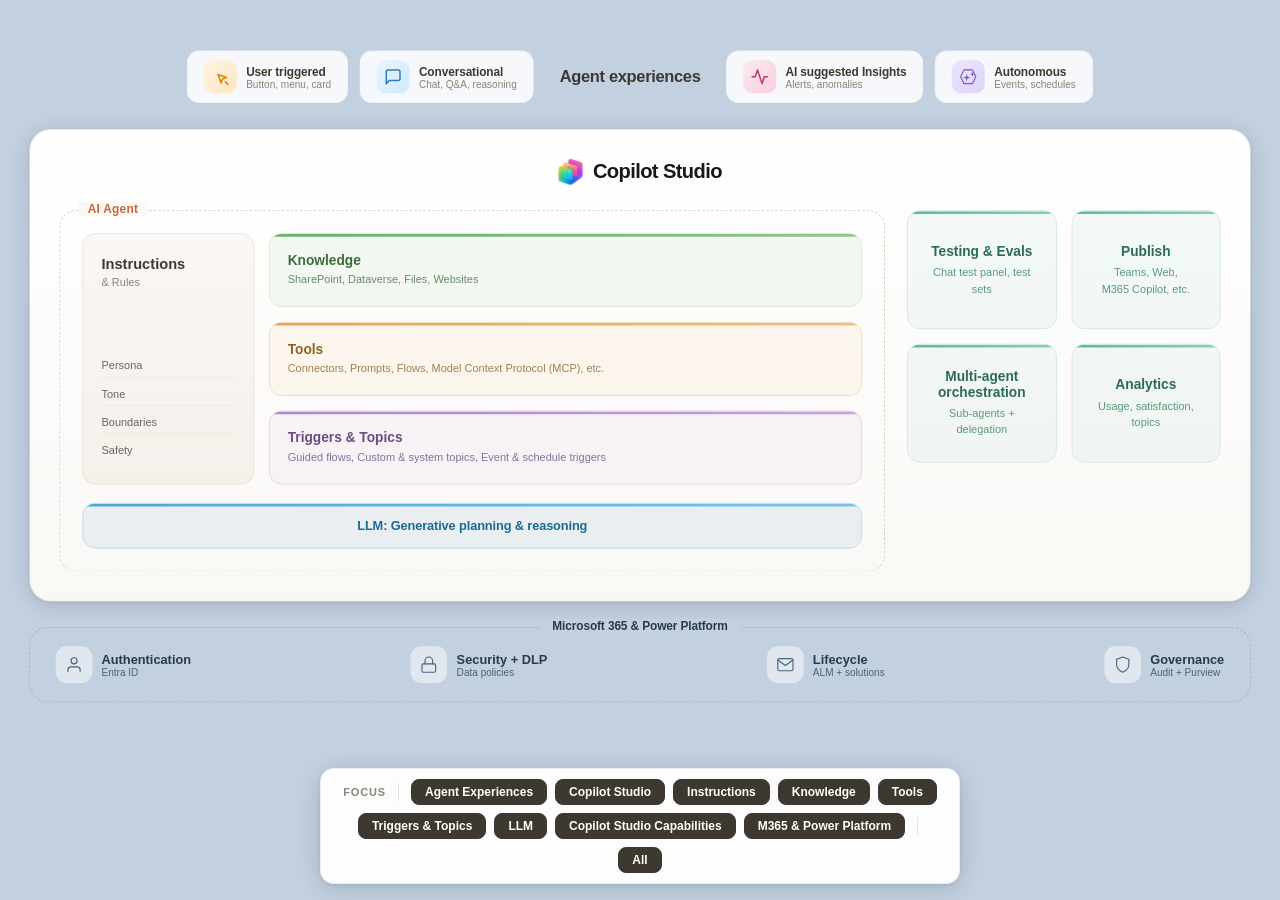
<file: Copilot Studio Overview Diagram.html>
<!DOCTYPE html>
<html lang="en">
<head>
<meta charset="UTF-8">
<meta name="viewport" content="width=device-width, initial-scale=1.0">
<title>Microsoft Copilot Studio - Platform Overview</title>
<link rel="stylesheet" href="shared/diagram.css">
<style>
body{background:#c2d0e0}

/* ── Experiences Row ── */
.experiences{display:flex;align-items:center;justify-content:center;gap:12px;margin-bottom:28px;flex-wrap:wrap}
.exp-item{display:flex;align-items:center;gap:10px;padding:10px 18px;border-radius:14px;background:rgba(255,255,255,0.85);border:1px solid rgba(0,0,0,0.06)}
.exp-icon{width:36px;height:36px;border-radius:10px;display:flex;align-items:center;justify-content:center;flex-shrink:0}
.exp-icon svg{width:20px;height:20px}
.exp-icon.trigger{background:linear-gradient(135deg,#fef3e2,#fde6c4)}
.exp-icon.trigger svg{color:#d4880f}
.exp-icon.convo{background:linear-gradient(135deg,#e8f4fd,#d0eafb)}
.exp-icon.convo svg{color:#2b7dc2}
.exp-icon.insights{background:linear-gradient(135deg,#fce8ef,#f8d0de)}
.exp-icon.insights svg{color:#c2395a}
.exp-icon.auto{background:linear-gradient(135deg,#ece5fd,#ddd3fa)}
.exp-icon.auto svg{color:#7c5cbf}
.exp-label{font-size:13px;font-weight:600;color:#3d3930;letter-spacing:-0.01em}
.exp-sub{font-size:11px;color:#8a8477;font-weight:400}
.exp-title{font-family:'Segoe UI',sans-serif;font-size:18px;font-weight:600;color:#3d3930;letter-spacing:-0.02em;padding:0 16px}

/* ── Main Platform Container ── */
.platform{background:linear-gradient(180deg,#ffffff 0%,#faf8f5 100%);border-radius:24px;border:1px solid rgba(0,0,0,0.08);padding:32px;position:relative;box-shadow:0 4px 24px rgba(0,0,0,0.14),0 1px 3px rgba(0,0,0,0.08)}
.platform-header{text-align:center;margin-bottom:28px;display:flex;align-items:center;justify-content:center;gap:10px}
.platform-header h2{font-family:'Segoe UI',sans-serif;font-size:22px;font-weight:700;color:#1a1714;letter-spacing:-0.03em}
.platform-body{display:grid;grid-template-columns:1fr minmax(0,27%);gap:24px}

/* ── Agent Section ── */
.agent-section{border:1.5px dashed #d4cfc7;border-radius:18px;padding:24px;position:relative}
.agent-label{position:absolute;top:-10px;left:20px;background:#faf8f5;padding:0 10px;font-family:'Segoe UI',sans-serif;font-size:13px;font-weight:600;color:#c2693a;letter-spacing:0.02em}
.agent-body{display:grid;grid-template-columns:minmax(0,22%) 1fr;gap:16px}

/* Instructions Block */
.instructions{grid-row:1/4;border-radius:14px;padding:24px 20px;background:linear-gradient(180deg,#faf7f4,#f5f0ea);border:1px solid #e8e1d8;display:flex;flex-direction:column}
.instructions h3{font-family:'Segoe UI',sans-serif;font-size:16px;font-weight:600;color:#3d3930;margin-bottom:4px}
.instructions .subtitle{font-size:12px;color:#8a8477;margin-bottom:20px;font-weight:500}
.inst-tags{display:flex;flex-direction:column;gap:6px;margin-top:auto}
.inst-tag{font-size:12px;color:#6b6560;padding:5px 0;border-bottom:1px solid rgba(0,0,0,0.04)}
.inst-tag:last-child{border-bottom:none}

/* Knowledge Block */
.knowledge{border-radius:14px;padding:20px;background:rgba(106,176,106,0.07);border:1px solid #dce8d8;position:relative;overflow:hidden}
.knowledge::before{content:'';position:absolute;top:0;left:0;right:0;height:3px;background:linear-gradient(90deg,#6ab06a,#8cc98c);border-radius:14px 14px 0 0}
.knowledge h3{font-family:'Segoe UI',sans-serif;font-size:15px;font-weight:600;color:#3d6b3d}
.knowledge p{font-size:12px;color:#6b8a6b;margin-top:4px;line-height:1.5}

/* Tools Block */
.tools{border-radius:14px;padding:20px;background:rgba(232,164,76,0.07);border:1px solid #eddccc;position:relative;overflow:hidden}
.tools::before{content:'';position:absolute;top:0;left:0;right:0;height:3px;background:linear-gradient(90deg,#e8a44c,#f0c078);border-radius:14px 14px 0 0}
.tools h3{font-family:'Segoe UI',sans-serif;font-size:15px;font-weight:600;color:#8a6420}
.tools p{font-size:12px;color:#a08050;margin-top:4px;line-height:1.5}

/* Triggers Block */
.triggers{border-radius:14px;padding:20px;background:rgba(176,136,200,0.07);border:1px solid #e0d4e8;position:relative;overflow:hidden}
.triggers::before{content:'';position:absolute;top:0;left:0;right:0;height:3px;background:linear-gradient(90deg,#b088c8,#c8a0dc);border-radius:14px 14px 0 0}
.triggers h3{font-family:'Segoe UI',sans-serif;font-size:15px;font-weight:600;color:#6b4d80}
.triggers p{font-size:12px;color:#8a70a0;margin-top:4px;line-height:1.5}

/* LLM Bar */
.llm-bar{grid-column:1/-1;border-radius:14px;padding:16px 24px;background:rgba(26,106,150,0.07);border:1px solid #b8daf0;text-align:center;margin-top:4px;position:relative;overflow:hidden}
.llm-bar::before{content:'';position:absolute;top:0;left:0;right:0;height:3px;background:linear-gradient(90deg,#4da8d8,#7ac4e8);border-radius:14px 14px 0 0}
.llm-bar h3{font-family:'Segoe UI',sans-serif;font-size:14px;font-weight:600;color:#1a6a96;letter-spacing:-0.01em}

/* ── Right Side Tools ── */
.platform-tools{display:grid;grid-template-columns:1fr 1fr;gap:16px;align-content:start}
.tool-card{border-radius:14px;padding:24px 20px;background:rgba(96,184,160,0.07);border:1px solid #d4e8e0;position:relative;overflow:hidden;display:flex;flex-direction:column;align-items:center;justify-content:center;text-align:center;min-height:130px}
.tool-card::before{content:'';position:absolute;top:0;left:0;right:0;height:3px;background:linear-gradient(90deg,#60b8a0,#88d0b8);border-radius:14px 14px 0 0}
.tool-card h3{font-family:'Segoe UI',sans-serif;font-size:15px;font-weight:600;color:#2d6b58}
.tool-card p{font-size:12px;color:#5a9a80;margin-top:6px;line-height:1.5}

/* ── Foundation Row ── */
.foundation{margin-top:28px;border:1.5px dashed #a0b4c8;border-radius:20px;padding:20px 28px;display:flex;align-items:center;justify-content:space-between;position:relative;flex-wrap:wrap;gap:16px}
.foundation-label{position:absolute;top:-10px;left:50%;transform:translateX(-50%);background:#c2d0e0;padding:0 14px;font-family:'Segoe UI',sans-serif;font-size:13px;font-weight:700;color:#2a3a4a;white-space:nowrap;letter-spacing:-0.01em}
.found-item{display:flex;align-items:center;gap:10px}
.found-icon{width:40px;height:40px;border-radius:12px;display:flex;align-items:center;justify-content:center;background:rgba(255,255,255,0.5);flex-shrink:0}
.found-icon svg{width:20px;height:20px;color:#4a6478}
.found-text{font-family:'Segoe UI',sans-serif;font-size:14px;font-weight:600;color:#2a3a4a}
.found-sub{font-size:11px;color:#4a6478;font-weight:400}

/* ── Dimmable elements transition ── */
.experiences,.platform,.instructions,.knowledge,.tools,.triggers,.llm-bar,.platform-tools,.foundation{transition:filter 0.35s ease,opacity 0.35s ease}

@media(max-width:960px){
  .platform-body{grid-template-columns:1fr}
  .agent-body{grid-template-columns:1fr 1fr}
  .instructions{grid-row:auto}
}
@media(max-width:600px){
  .agent-body{grid-template-columns:1fr}
  .platform-tools{grid-template-columns:1fr}
  .foundation{justify-content:flex-start}
  .exp-title{display:none}
}
</style>
</head>
<body>
<div class="diagram">

  <!-- ═══ EXPERIENCES ROW ═══ -->
  <div class="experiences">
    <div class="exp-item" data-popup="usertriggered">
      <div class="exp-icon trigger">
        <svg viewBox="0 0 24 24" fill="none" stroke="currentColor" stroke-width="2" stroke-linecap="round" stroke-linejoin="round"><path d="M15 15l-2 5L9 9l11 4-5 2z"/><path d="M18.5 18.5L22 22"/></svg>
      </div>
      <div><div class="exp-label">User triggered</div><div class="exp-sub">Button, menu, card</div></div>
    </div>
    <div class="exp-item" data-popup="conversational">
      <div class="exp-icon convo">
        <svg viewBox="0 0 24 24" fill="none" stroke="currentColor" stroke-width="2" stroke-linecap="round" stroke-linejoin="round"><path d="M21 15a2 2 0 0 1-2 2H7l-4 4V5a2 2 0 0 1 2-2h14a2 2 0 0 1 2 2z"/></svg>
      </div>
      <div><div class="exp-label">Conversational</div><div class="exp-sub">Chat, Q&A, reasoning</div></div>
    </div>
    <div class="exp-title">Agent experiences</div>
    <div class="exp-item" data-popup="insights">
      <div class="exp-icon insights">
        <svg viewBox="0 0 24 24" fill="none" stroke="currentColor" stroke-width="2" stroke-linecap="round" stroke-linejoin="round"><path d="M22 12h-4l-3 9L9 3l-3 9H2"/></svg>
      </div>
      <div><div class="exp-label">AI suggested Insights</div><div class="exp-sub">Alerts, anomalies</div></div>
    </div>
    <div class="exp-item" data-popup="autonomous">
      <div class="exp-icon auto">
        <svg viewBox="0 0 24 24" fill="none" stroke="currentColor" stroke-width="1.5" stroke-linecap="round" stroke-linejoin="round"><path d="M6.5 3 L17.5 3 L22 12 L17.5 21 L6.5 21 L2 12 Z"/><path d="M10 8.5 L11.3 12 L15 13 L11.3 14 L10 17.5 L8.7 14 L5 13 L8.7 12 Z" fill="currentColor" stroke="none"/><path d="M17.5 5.5 L18.3 7.7 L20.5 8.5 L18.3 9.3 L17.5 11.5 L16.7 9.3 L14.5 8.5 L16.7 7.7 Z" fill="currentColor" stroke="none"/></svg>
      </div>
      <div><div class="exp-label">Autonomous</div><div class="exp-sub">Events, schedules</div></div>
    </div>
  </div>

  <!-- ═══ MAIN PLATFORM ═══ -->
  <div class="platform">
    <div class="platform-header">
      <img src="shared/images/Copilot Studio Icon.png" alt="Copilot Studio" style="width:28px;height:28px;object-fit:contain">
      <h2>Copilot Studio</h2>
    </div>

    <div class="platform-body">
      <!-- LEFT: Agent anatomy -->
      <div class="agent-section">
        <div class="agent-label">AI Agent</div>
        <div class="agent-body">
          <div class="instructions">
            <h3>Instructions</h3>
            <div class="subtitle">& Rules</div>
            <div class="inst-tags">
              <div class="inst-tag">Persona</div>
              <div class="inst-tag">Tone</div>
              <div class="inst-tag">Boundaries</div>
              <div class="inst-tag">Safety</div>
            </div>
          </div>

          <div class="knowledge">
            <h3>Knowledge</h3>
            <p>SharePoint, Dataverse, Files, Websites</p>
          </div>

          <div class="tools">
            <h3>Tools</h3>
            <p>Connectors, Prompts, Flows, Model Context Protocol (MCP), etc.</p>
          </div>

          <div class="triggers">
            <h3>Triggers & Topics</h3>
            <p>Guided flows, Custom &amp; system topics, Event &amp; schedule triggers</p>
          </div>

          <div class="llm-bar">
            <h3>LLM: Generative planning & reasoning</h3>
          </div>
        </div>
      </div>

      <!-- RIGHT: Platform tools -->
      <div class="platform-tools">
        <div class="tool-card" data-popup="testing">
          <h3>Testing & Evals</h3>
          <p>Chat test panel, test sets</p>
        </div>
        <div class="tool-card" data-popup="publish">
          <h3>Publish</h3>
          <p>Teams, Web,<br>M365 Copilot, etc.</p>
        </div>
        <div class="tool-card" data-popup="multiagent">
          <h3>Multi-agent orchestration</h3>
          <p>Sub-agents + delegation</p>
        </div>
        <div class="tool-card" data-popup="analytics">
          <h3>Analytics</h3>
          <p>Usage, satisfaction, topics</p>
        </div>
      </div>
    </div>
  </div>

  <!-- ═══ FOUNDATION ROW ═══ -->
  <div class="foundation">
    <div class="foundation-label">Microsoft 365 & Power Platform</div>
    <div class="found-item" data-popup="authentication">
      <div class="found-icon">
        <svg viewBox="0 0 24 24" fill="none" stroke="currentColor" stroke-width="1.5" stroke-linecap="round" stroke-linejoin="round"><path d="M20 21v-2a4 4 0 0 0-4-4H8a4 4 0 0 0-4 4v2"/><circle cx="12" cy="7" r="4"/></svg>
      </div>
      <div><div class="found-text">Authentication</div><div class="found-sub">Entra ID</div></div>
    </div>
    <div class="found-item" data-popup="security">
      <div class="found-icon">
        <svg viewBox="0 0 24 24" fill="none" stroke="currentColor" stroke-width="1.5" stroke-linecap="round" stroke-linejoin="round"><rect x="3" y="11" width="18" height="11" rx="2" ry="2"/><path d="M7 11V7a5 5 0 0 1 10 0v4"/></svg>
      </div>
      <div><div class="found-text">Security + DLP</div><div class="found-sub">Data policies</div></div>
    </div>
    <div class="found-item" data-popup="lifecycle">
      <div class="found-icon">
        <svg viewBox="0 0 24 24" fill="none" stroke="currentColor" stroke-width="1.5" stroke-linecap="round" stroke-linejoin="round"><path d="M4 4h16c1.1 0 2 .9 2 2v12c0 1.1-.9 2-2 2H4c-1.1 0-2-.9-2-2V6c0-1.1.9-2 2-2z"/><polyline points="22,6 12,13 2,6"/></svg>
      </div>
      <div><div class="found-text">Lifecycle</div><div class="found-sub">ALM + solutions</div></div>
    </div>
    <div class="found-item" data-popup="governance">
      <div class="found-icon">
        <svg viewBox="0 0 24 24" fill="none" stroke="currentColor" stroke-width="1.5" stroke-linecap="round" stroke-linejoin="round"><path d="M12 22s8-4 8-10V5l-8-3-8 3v7c0 6 8 10 8 10z"/></svg>
      </div>
      <div><div class="found-text">Governance</div><div class="found-sub">Audit + Purview</div></div>
    </div>
  </div>

</div>

<div class="popup-overlay" id="popupOverlay">
  <div class="popup-card" id="popupCard">
    <button class="popup-close" id="popupClose">&#x2715;</button>
    <div class="popup-accent" id="popupAccent"></div>
    <div class="popup-title" id="popupTitle"></div>
    <div class="popup-subtitle" id="popupSubtitle"></div>
    <div class="popup-desc" id="popupDesc"></div>
    <div class="popup-body">
      <div>
        <div class="popup-section-label">Key Capabilities</div>
        <ul class="popup-list" id="popupList"></ul>
      </div>
      <div>
        <div class="popup-section-label">Example Scenarios</div>
        <ul class="popup-list" id="popupScenarios"></ul>
      </div>
    </div>
    <div class="popup-screenshots">
      <div class="popup-screenshot-ph">
        <svg width="36" height="36" viewBox="0 0 24 24" fill="none" stroke="currentColor" stroke-width="1.5"><rect x="3" y="3" width="18" height="18" rx="3"/><circle cx="8.5" cy="8.5" r="1.5"/><path d="M21 15l-5-5L5 21"/></svg>
        <span class="popup-screenshot-label">Screenshot 1</span>
      </div>
      <div class="popup-screenshot-ph">
        <svg width="36" height="36" viewBox="0 0 24 24" fill="none" stroke="currentColor" stroke-width="1.5"><rect x="3" y="3" width="18" height="18" rx="3"/><circle cx="8.5" cy="8.5" r="1.5"/><path d="M21 15l-5-5L5 21"/></svg>
        <span class="popup-screenshot-label">Screenshot 2</span>
      </div>
    </div>
  </div>
</div>

<div class="legend-panel">
  <span class="legend-title">Focus</span>
  <div class="legend-sep"></div>
  <button class="leg active" data-target="experiences">Agent Experiences</button>
  <button class="leg active" data-target="platform">Copilot Studio</button>
  <button class="leg active" data-target="instructions">Instructions</button>
  <button class="leg active" data-target="knowledge">Knowledge</button>
  <button class="leg active" data-target="tools">Tools</button>
  <button class="leg active" data-target="triggers">Triggers &amp; Topics</button>
  <button class="leg active" data-target="llm-bar">LLM</button>
  <button class="leg active" data-target="platform-tools">Copilot Studio Capabilities</button>
  <button class="leg active" data-target="foundation">M365 &amp; Power Platform</button>
  <div class="legend-sep"></div>
  <button class="leg active" id="allBtn">All</button>
</div>

<script>
var popupData = {
  usertriggered: {
    title: 'User Triggered',
    subtitle: 'Agents activated by deliberate user interaction through UI elements',
    accent: '#d4880f',
    desc: 'User triggered agents activate when a user deliberately initiates an interaction through a UI element — no typing required. These agents are ideal for structured, predictable workflows where the user knows exactly what action they want to take. The agent receives context from the triggering surface and can respond immediately with relevant, pre-loaded information.',
    points: ['Buttons embedded in Teams adaptive cards and message extensions','Menu items and actions within Microsoft 365 Copilot','Cards, web parts, and action buttons in SharePoint','Support for rich card responses with images, tables, and further actions','Pre-populates context automatically from the triggering surface','Works seamlessly across desktop, web, and mobile Teams clients'],
    scenarios: ['Employee clicks "Request Leave" on a Teams HR card and the agent instantly opens a guided approval flow','Sales rep selects "Summarise Account" from a CRM adaptive card to get an AI-generated customer briefing','IT helpdesk user taps "Raise Ticket" on a SharePoint intranet page — agent captures details and creates a ServiceNow record','Manager clicks "Review Budget" in a finance app and the agent surfaces the latest figures with commentary']
  },
  conversational: {
    title: 'Conversational',
    subtitle: 'Natural language chat agents for Q&A, assistance, and multi-turn reasoning',
    accent: '#2b7dc2',
    desc: 'Conversational agents understand natural language and engage in multi-turn dialogue to answer questions, assist users with tasks, and reason through complex problems. They are grounded in your organisation\'s knowledge sources and can follow both guided topic flows and generate free-form responses — adapting to the user\'s intent in real time across any supported channel.',
    points: ['Natural language understanding powered by a customised NLU model','Multi-turn conversations with full context retention across the session','Responses grounded in connected knowledge sources (SharePoint, Dataverse, files)','Seamlessly blends guided topic flows with generative AI responses','Handles follow-up questions, clarifications, and topic switching gracefully','Supports rich media responses — cards, images, tables, and suggested replies'],
    scenarios: ['Employee asks "What is our parental leave policy?" and the agent retrieves the correct policy document from SharePoint','Customer asks a multi-part product question — the agent reasons across multiple knowledge sources to give a complete answer','User asks a finance agent "Compare Q3 vs Q4 revenue" — the agent queries Dataverse and returns a formatted summary','Help desk agent guides an employee through a step-by-step software installation troubleshooting flow']
  },
  insights: {
    title: 'AI Suggested Insights',
    subtitle: 'Proactive agents that surface intelligence before you even ask',
    accent: '#c2395a',
    desc: 'AI suggested insights agents proactively surface relevant information, anomalies, and recommendations — delivering intelligence before users even ask. Instead of waiting to be triggered, these agents monitor data sources and conditions, then push timely, relevant insights directly to users through Teams, email, or other channels.',
    points: ['Proactive alerts triggered by data thresholds, anomalies, or pattern changes','Scheduled digest summaries pushed to Teams channels or individual users','Anomaly detection surfaced before issues escalate','Personalised recommendations based on role, context, and recent activity','Reduces time spent manually monitoring dashboards and reports','Configurable frequency — real-time, hourly, daily, or weekly push'],
    scenarios: ['Sales agent detects a key account has gone 30 days without engagement and alerts the account manager in Teams','Finance agent identifies an unusual spike in expenses and notifies the CFO with a summary and drill-down link','Operations agent sends a daily shift briefing to team leaders each morning at 7am','HR agent proactively reminds managers of upcoming performance reviews 2 weeks in advance']
  },
  autonomous: {
    title: 'Autonomous',
    subtitle: 'Self-directed agents that act independently on events and schedules',
    accent: '#7c5cbf',
    desc: 'Autonomous agents operate independently — taking actions, running workflows, and completing tasks without requiring a human to initiate them. They are triggered by external events or schedules and can orchestrate complex, multi-step processes across systems. Human-in-the-loop checkpoints can be configured when approval or oversight is required.',
    points: ['Event triggers — activate on new records, emails, webhooks, or API calls','Schedule triggers — run on daily, weekly, or custom cron-based schedules','Executes multi-step Agent flows end-to-end without human intervention','Calls connectors, updates records, sends messages, and creates documents autonomously','Configurable human-in-the-loop checkpoints for approvals or exceptions','Monitored via autonomous agent health dashboard in Analytics'],
    scenarios: ['New employee record created in HR system — agent automatically provisions M365 account, sends welcome email, and assigns training','Every Monday at 8am, agent pulls project status updates from Planner and posts a summary to the team\'s Teams channel','Contract expires within 30 days — agent alerts the procurement team, generates a renewal draft, and routes for approval','Support ticket marked "Unresolved for 48hrs" — agent escalates, reassigns, and notifies the customer automatically']
  },
  instructions: {
    title: 'Instructions',
    subtitle: 'Natural language directives that define your agent\'s identity and behaviour',
    accent: '#c2693a',
    desc: 'Instructions are the foundation of your agent\'s behaviour. Written in plain natural language, they define who the agent is, how it communicates, what it focuses on, and what it must never do. No code is required — instructions work like a detailed brief you\'d give a new team member, and the LLM uses them to guide every interaction.',
    points: ['Persona — define the agent\'s name, role, and personality','Tone — formal, friendly, empathetic, direct, or domain-specific','Scope — what topics and tasks the agent is authorised to help with','Boundaries — explicit rules for what the agent must avoid or refuse','Safety guardrails — prevent harmful, biased, or off-brand responses','Support for dynamic instructions using variables and context at runtime'],
    scenarios: ['HR agent is instructed to always refer employees to the official policy document before giving advice','Customer service agent is told to never discuss competitor products or pricing','Legal agent is configured to always add a disclaimer and recommend consulting a qualified lawyer','Financial agent is scoped to only answer questions about the current fiscal year data']
  },
  knowledge: {
    title: 'Knowledge',
    subtitle: 'Grounding your agent in accurate, organisation-specific information',
    accent: '#6ab06a',
    desc: 'Knowledge sources connect your agent to the information it needs to give accurate, grounded answers. Instead of authoring a topic for every possible question, you connect the agent to your existing content — SharePoint, Dataverse, files, or websites — and the LLM automatically retrieves and generates responses based on what it finds.',
    points: ['SharePoint sites, document libraries, and specific folders or files','Dataverse tables — query structured business data in natural language','Uploaded files — PDF, Word, Excel, PowerPoint directly ingested','Public websites and internal intranet pages via URL','Automatic response generation — no explicit topic authoring required','Citations included in responses so users can verify the source'],
    scenarios: ['IT agent answers "How do I reset my VPN?" by searching the IT knowledge base in SharePoint','HR agent retrieves the exact parental leave entitlements from a PDF policy document stored in SharePoint','Finance agent queries a Dataverse table to answer "What was total revenue in the APAC region last quarter?"','Customer support agent searches a product documentation website to answer technical questions in real time']
  },
  tools: {
    title: 'Tools',
    subtitle: 'Extending agent capabilities with actions, integrations, and automation',
    accent: '#e8a44c',
    desc: 'Tools transform your agent from a conversational assistant into an action-capable system. They allow the agent to take actions in external systems, run automation, call APIs, execute prompts, and delegate tasks to other agents — all orchestrated automatically by the LLM based on the user\'s intent.',
    points: ['Connectors — 1,000+ pre-built integrations (SharePoint, Outlook, Salesforce, ServiceNow, etc.)','Prompts — reusable, versioned AI prompt templates for consistent generation tasks','Flows — Agent flows built in Power Automate for multi-step automation','Model Context Protocol (MCP) — connect to any MCP-compatible external server','Other agents — delegate specialised tasks to sub-agents in a multi-agent network','Custom APIs — call any REST API directly from an agent action'],
    scenarios: ['Agent uses a Salesforce connector to create a new opportunity directly from a Teams conversation','Agent runs a Power Automate flow to generate a contract PDF, store it in SharePoint, and send for e-signature','Agent calls an MCP server to query a real-time inventory system and return stock levels','Agent delegates a complex financial calculation to a specialist Finance sub-agent and returns the result']
  },
  triggers: {
    title: 'Triggers & Topics',
    subtitle: 'Controlling when agents activate and how conversations flow',
    accent: '#b088c8',
    desc: 'Triggers and Topics work together to define the full conversation architecture of your agent. Triggers determine the conditions under which the agent activates, while Topics define the structured conversation flows — with nodes, branches, variables, and actions — that guide users through tasks with clarity and control.',
    points: ['Guided flows — step-by-step conversation paths built with a visual node editor','Custom topics — author specific intents and responses for your use case','System topics — built-in flows for greeting, escalation, fallback, end of conversation, and more','Message triggers — agent activates when a user sends a message matching an intent','Event triggers — activate from external systems via webhook or event subscription','Schedule triggers — initiate a topic run on a defined cron schedule'],
    scenarios: ['User says "I need to book a meeting room" — the agent matches the intent and starts the room booking guided flow','A new Dataverse record triggers the agent to run an onboarding topic and send a welcome message','System topic "Escalate to Agent" activates automatically when the agent cannot resolve the user\'s issue after 3 attempts','Agent greets users with a personalised welcome topic that adapts based on the user\'s department and role']
  },
  llm: {
    title: 'LLM — Generative Planning & Reasoning',
    subtitle: 'Powered by Azure OpenAI GPT and a customised NLU model',
    accent: '#4da8d8',
    desc: 'The LLM layer is the intelligence engine of every Copilot Studio agent. It combines Azure OpenAI GPT models for generative reasoning and response generation with Microsoft\'s customised NLU model for intent recognition and topic matching. Together, they allow the agent to understand what users want, decide which tools and knowledge to invoke, and generate clear, grounded responses.',
    points: ['Azure OpenAI GPT — powers free-form reasoning, summarisation, and generation','Customised NLU model — matches user utterances to topics and intents with high accuracy','Orchestration layer — decides which tools, knowledge sources, and flows to invoke','Context retention — maintains conversation history for coherent multi-turn dialogue','Generative answers — produces responses directly from knowledge sources without topic authoring','Safety filters — built-in content moderation and responsible AI guardrails'],
    scenarios: ['User asks a complex multi-part question — the LLM reasons across knowledge sources, selects the right tool, and synthesises a coherent answer','Agent receives an ambiguous request — the NLU model identifies the most likely intent and asks a targeted clarifying question','LLM generates a formal email draft based on bullet points the user provided in a Teams chat','Agent automatically selects between three possible tools based on the user\'s specific wording and context']
  },
  testing: {
    title: 'Testing & Evals',
    subtitle: 'Validate agent quality before publishing with structured evaluation tools',
    accent: '#60b8a0',
    desc: 'Copilot Studio provides a comprehensive set of testing and evaluation tools to validate your agent\'s quality, accuracy, and behaviour before it reaches end users. From real-time chat testing while building, to structured test sets and automated evaluation runs, you can measure and continuously improve agent performance with confidence.',
    points: ['Chat test panel — interact with your agent in real time during authoring','Test sets — create curated question-and-expected-answer datasets','Evaluation runs — score agent responses against expected outputs automatically','Version comparison — track improvement or regression across agent versions','Demo website — share a hosted preview with stakeholders for feedback before publishing','Detailed evaluation metrics — accuracy, topic match rate, and generative answer quality'],
    scenarios: ['Author tests 20 HR policy questions in the chat panel to verify the agent retrieves the correct policy documents','QA team runs a 200-question test set overnight and reviews evaluation scores the next morning','Agent owner compares evaluation scores between v1 and v2 to confirm the new knowledge source improved accuracy by 15%','Stakeholders preview the agent on a demo website and submit feedback before go-live approval']
  },
  publish: {
    title: 'Publish',
    subtitle: 'Deploy your agent to every channel with a single publish action',
    accent: '#60b8a0',
    desc: 'Copilot Studio\'s publish system allows you to deploy your agent to any channel your users are already in — a single publish action pushes the latest version across all configured channels simultaneously. Channels range from Microsoft 365 surfaces to third-party messaging platforms and custom web experiences.',
    points: ['Microsoft Teams — as a personal app, tab, or bot in channels and group chats','Microsoft 365 Copilot — surface your agent inside M365 Copilot experiences','Web chat — generate an embed snippet for any website or intranet page','Azure Bot Service channels — Slack, Telegram, Twilio SMS, Line, and more','WhatsApp and Facebook Messenger — reach customers on consumer platforms','Omnichannel for Customer Service — integrate with Dynamics 365 contact centre'],
    scenarios: ['HR agent published to Teams and SharePoint simultaneously — all employees can access it from their preferred surface','Customer service bot deployed to the company website and WhatsApp so customers can get support on any device','Internal IT assistant embedded in the company intranet home page via the web chat snippet','Sales agent published to Teams and integrated with Dynamics 365 Omnichannel for field sales teams']
  },
  multiagent: {
    title: 'Multi-agent Orchestration',
    subtitle: 'Networks of specialised agents collaborating to handle complex tasks',
    accent: '#60b8a0',
    desc: 'Multi-agent orchestration allows you to build ecosystems of specialised agents that collaborate, delegate, and hand off tasks to each other. An orchestrator agent receives user requests and intelligently routes sub-tasks to the most appropriate specialist agent — enabling complex, cross-domain workflows that would be too large for a single agent to handle.',
    points: ['Orchestrator agent — coordinates the overall conversation and delegates sub-tasks','Sub-agents — specialised agents focused on a specific domain or capability','Agents can call other Copilot Studio agents as tools via the agent tool type','Supports delegation chains — sub-agents can themselves call further specialist agents','Human-in-the-loop — escalate to a human agent when the task requires it','Shared context passing — orchestrator shares relevant context when delegating'],
    scenarios: ['A master "Employee Services" agent delegates leave requests to an HR agent, IT requests to an IT agent, and payroll queries to a Finance agent','Sales orchestrator receives a complex deal request and calls a pricing agent, a legal agent, and a competitor analysis agent in sequence','Customer support orchestrator handles Tier 1 questions directly, escalates Tier 2 to a specialist product agent, and routes Tier 3 to a human','Research agent delegates data retrieval to a Dataverse agent, analysis to an analytics agent, and report generation to a document agent']
  },
  analytics: {
    title: 'Analytics',
    subtitle: 'Monitor, measure, and improve agent performance in production',
    accent: '#60b8a0',
    desc: 'Copilot Studio\'s Analytics dashboards give you full visibility into how your agents are performing in production. From conversation volume and topic effectiveness to autonomous agent health and satisfaction scores, you have the data needed to continuously improve your agents and demonstrate business value.',
    points: ['Usage metrics — total sessions, unique users, messages, and channel breakdown','Topic analytics — which topics are triggered, completed, abandoned, or escalated','Satisfaction scores — CSAT ratings and escalation-to-human rates per topic','Generative answer quality — track how often AI-generated answers are used vs. topics','Autonomous agent health — run counts, success rates, failure reasons, and duration','Power BI export — send analytics data to Power BI for custom dashboards and reporting'],
    scenarios: ['Agent owner identifies that 40% of sessions are escalating to a human on a specific topic and rewrites it to improve resolution rate','IT manager reviews the weekly usage report to confirm the help desk agent is handling 200+ tickets per week autonomously','Analytics reveals that users frequently ask questions the agent cannot answer — owner adds a new knowledge source to address the gap','Operations team monitors the autonomous order-processing agent\'s daily run success rate and receives alerts when the failure rate exceeds 5%']
  },
  authentication: {
    title: 'Authentication',
    subtitle: 'Securing agent access with Microsoft Entra ID and flexible auth options',
    accent: '#4a6478',
    desc: 'Copilot Studio provides flexible authentication options to match any deployment scenario — from fully public-facing agents with no login required, to enterprise-grade agents secured with Microsoft Entra ID Single Sign-On. Authentication also controls what data and connectors the agent can access on behalf of the signed-in user.',
    points: ['Microsoft Entra ID — default for Teams and M365 Copilot deployments','Single Sign-On (SSO) — users are authenticated seamlessly without a separate login prompt','No authentication — suitable for public-facing web chat bots (FAQ, marketing, etc.)','Custom OAuth — bring your own identity provider (Okta, Auth0, Azure B2C, etc.)','End-user authentication for connectors — agent accesses data as the signed-in user','Token exchange — secure token passing between the agent and external APIs'],
    scenarios: ['Internal HR agent deployed to Teams uses SSO — employees never see a login prompt and the agent knows who they are automatically','Public-facing product FAQ bot on the company website uses no authentication — anyone can chat without signing in','Agent calls the Microsoft Graph API on behalf of the signed-in user to retrieve their own calendar and emails','Partner portal agent authenticates via Azure B2C so external partners can log in with their company credentials']
  },
  security: {
    title: 'Security + DLP',
    subtitle: 'Protecting sensitive data with platform-level policy enforcement',
    accent: '#4a6478',
    desc: 'Data Loss Prevention (DLP) policies and security controls in the Power Platform admin centre ensure that agents only connect to approved data sources and cannot exfiltrate sensitive information. Policies are enforced at the environment and tenant level, giving IT and compliance teams central control over all agent behaviour.',
    points: ['DLP policies — define which connectors agents are permitted to use','Business vs. non-business data classification — prevent mixing sensitive data with external services','Environment-level policy enforcement — apply different rules for Dev, Test, and Production','Tenant-wide policies — apply baseline rules across all environments in the organisation','Connector blocking — prevent agents from using unapproved third-party services','Aligned with Microsoft 365 and Power Platform security compliance frameworks'],
    scenarios: ['DLP policy prevents a customer service agent from connecting to a public file-sharing service and exposing customer data','IT admin creates a policy that allows Dataverse and SharePoint connectors but blocks all social media connectors in the Production environment','Compliance team audits all agents in the tenant to confirm no agent is using unapproved external connectors','New DLP policy is applied tenant-wide to block any connector that sends data outside the organisation\'s geographic region']
  },
  lifecycle: {
    title: 'Lifecycle — ALM & Solutions',
    subtitle: 'Managing agent development from build to production with Power Platform ALM',
    accent: '#4a6478',
    desc: 'Power Platform ALM (Application Lifecycle Management) provides the tooling to manage your agent\'s development lifecycle in a structured, repeatable way. Agents are packaged into solutions for transport between environments, and pipelines automate the promotion process from development to testing to production.',
    points: ['Solutions — package agents, flows, and configurations into portable, versioned bundles','Environment strategy — separate Dev, Test (UAT), and Production environments','Power Platform Pipelines — automate the promotion of solutions between environments','Source control integration — export solutions to Git for version history and collaboration','Managed vs. unmanaged solutions — control what makers can customise in downstream environments','Rollback support — revert to a previous solution version if an issue is detected in production'],
    scenarios: ['Development team builds and tests an agent in the Dev environment, then promotes it to UAT via a pipeline for business sign-off','Release manager approves the pipeline run that deploys the approved agent solution to the Production environment','Solution exported to GitHub after every sprint — full history of changes maintained for audit and rollback','Agent solution packaged with all dependent flows, custom connectors, and environment variables for a clean, reliable deployment']
  },
  governance: {
    title: 'Governance',
    subtitle: 'Oversight, compliance, and control across all agent deployments',
    accent: '#4a6478',
    desc: 'Governance capabilities in Copilot Studio and the Power Platform admin centre give IT, compliance, and CoE teams full visibility and control over all agents deployed across the organisation. Audit logs, Microsoft Purview integration, and admin centre tooling ensure agents operate within the boundaries of organisational policy and regulatory requirements.',
    points: ['Audit logs — full history of agent creation, publishing, configuration changes, and usage','Microsoft Purview — apply sensitivity labels, retention policies, and information protection to agent interactions','Admin centre — inventory of all agents in the tenant with ownership, status, and channel details','Environment and tenant-level access controls — restrict who can create and publish agents','Centre of Excellence (CoE) Starter Kit — governance templates, monitoring dashboards, and maker management tools','Compliance reporting — export agent activity data for regulatory and internal audit requirements'],
    scenarios: ['Compliance officer uses Purview to apply a sensitivity label to all conversations with the legal agent, ensuring they are retained for 7 years','IT admin uses the Admin Centre to identify all agents published to Teams and confirm each one has an assigned owner','CoE team deploys the Starter Kit to get a full tenant-wide inventory of agents, their usage, and their DLP compliance status','Security team reviews the audit log after an incident to trace exactly when an agent\'s knowledge source was changed and by whom']
  }
};

var classMap = { instructions:'instructions', knowledge:'knowledge', tools:'tools', triggers:'triggers', 'llm-bar':'llm' };
</script>
<script src="shared/diagram.js"></script>
</body>
</html>
</file>
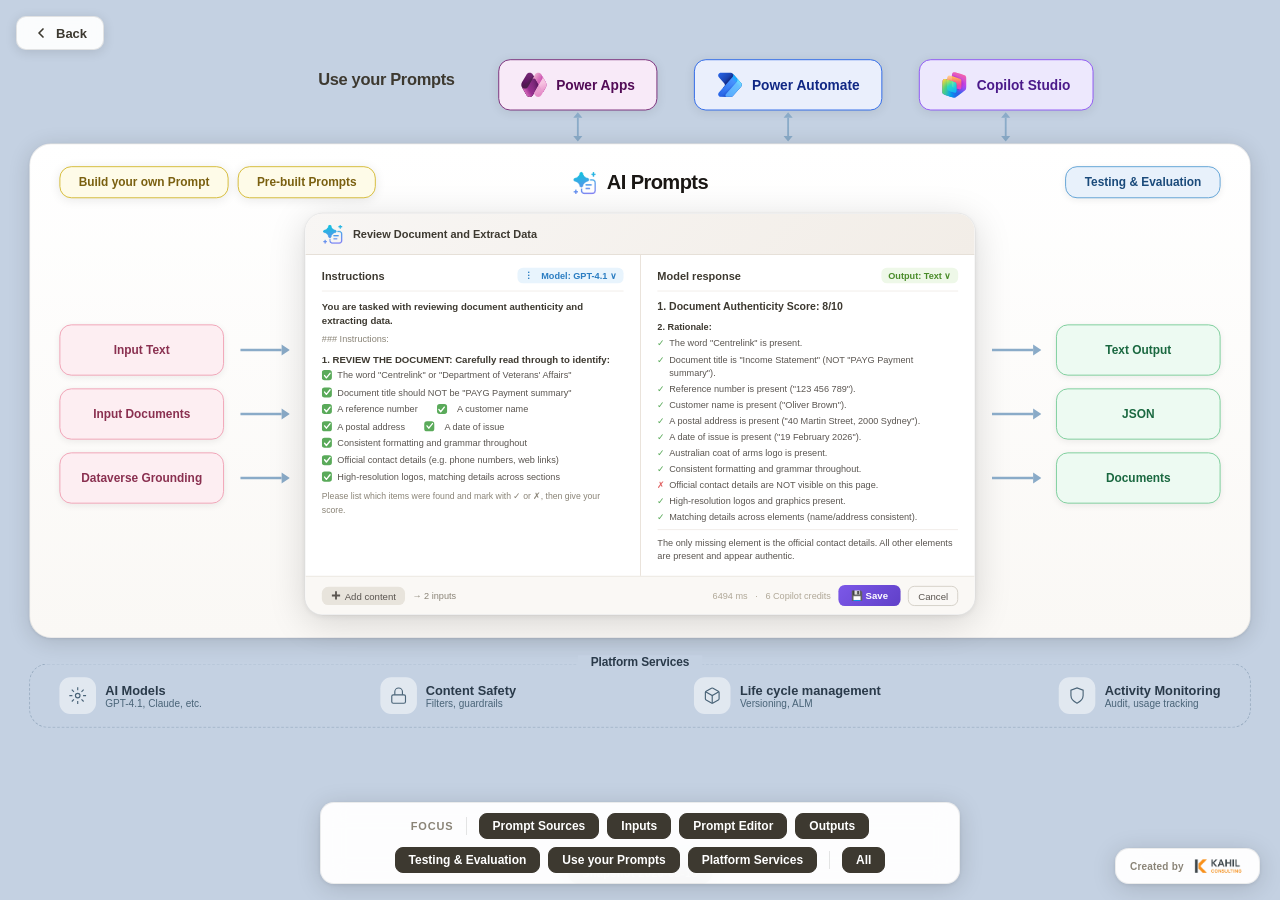
<file: published/ai-prompts-overview-diagram-2026-05-13.html>
<!DOCTYPE html>
<html lang="en">
<head>
<meta charset="UTF-8">
<meta name="viewport" content="width=device-width, initial-scale=1.0">
<title>AI Prompts - Platform Overview</title>
<style>
/* ── Reset & base ── */
*{margin:0;padding:0;box-sizing:border-box}
html,body{width:100vw;height:100vh;overflow:hidden;margin:0;padding:0}
body{font-family:'Segoe UI',sans-serif;position:relative}
.diagram{width:1400px;padding:32px;box-sizing:border-box;position:absolute;transform-origin:top left}

/* ── Clickable components ── */
[data-popup]{cursor:pointer}
[data-popup]:hover{filter:brightness(0.96);transform:translateY(-1px);transition:filter 0.15s,transform 0.15s}

/* ── Popup overlay ── */
.popup-overlay{position:fixed;inset:0;z-index:99999;background:rgba(10,20,40,0.6);display:flex;align-items:center;justify-content:center;opacity:0;pointer-events:none;transition:opacity 0.25s;backdrop-filter:blur(3px)}
.popup-overlay.open{opacity:1;pointer-events:all}
.popup-card{background:#fff;border-radius:24px;padding:clamp(28px,3vw,52px) clamp(32px,3.5vw,60px) clamp(32px,3.5vw,60px);width:80vw;max-height:80vh;overflow-y:auto;position:relative;transform:translateY(24px) scale(0.97);transition:transform 0.28s;box-shadow:0 32px 80px rgba(0,0,0,0.28)}
.popup-overlay.open .popup-card{transform:translateY(0) scale(1)}
.popup-close{position:absolute;top:clamp(12px,1.2vw,22px);right:clamp(12px,1.2vw,22px);width:clamp(28px,2.4vw,44px);height:clamp(28px,2.4vw,44px);border-radius:9px;border:none;background:rgba(0,0,0,0.06);cursor:pointer;font-size:clamp(15px,1.2vw,22px);line-height:1;color:#6b6560;display:flex;align-items:center;justify-content:center;font-family:'Segoe UI',sans-serif}
.popup-close:hover{background:rgba(0,0,0,0.11)}
.popup-accent{height:clamp(3px,0.4vw,6px);width:clamp(36px,3.5vw,64px);border-radius:2px;margin-bottom:clamp(12px,1.2vw,22px)}
.popup-title{font-family:'Segoe UI',sans-serif;font-size:clamp(20px,1.8vw,34px);font-weight:700;color:#1a1714;margin-bottom:clamp(4px,0.5vw,8px)}
.popup-subtitle{font-size:clamp(12px,1vw,19px);color:#8a8477;margin-bottom:clamp(16px,1.6vw,28px);font-family:'Segoe UI',sans-serif}.popup-body{display:grid;grid-template-columns:1fr 1fr;gap:clamp(14px,1.6vw,28px)}
.popup-body > div{background:#f8f6f3;border-radius:12px;padding:clamp(14px,1.3vw,22px);display:flex;flex-direction:column;gap:clamp(8px,0.8vw,14px)}
.popup-section-label{font-size:clamp(10px,0.75vw,13px);font-weight:700;text-transform:uppercase;letter-spacing:0.06em;color:#8a8477;font-family:'Segoe UI',sans-serif;flex-shrink:0}
.popup-list{list-style:none;display:flex;flex-direction:column;gap:clamp(6px,0.6vw,11px)}
.popup-list li{display:flex;align-items:flex-start;gap:clamp(7px,0.7vw,13px);font-size:clamp(11px,0.9vw,16px);color:#3d3930;line-height:1.55;font-family:'Segoe UI',sans-serif}
.popup-dot{width:clamp(6px,0.5vw,9px);height:clamp(6px,0.5vw,9px);border-radius:50%;margin-top:5px;flex-shrink:0}
.popup-screenshots{display:grid;grid-template-columns:1fr 1fr;gap:clamp(14px,1.6vw,28px)}
.popup-screenshot-ph{background:#f0ede9;border:2px dashed #d4cfc7;border-radius:8px;height:180px;display:flex;flex-direction:column;align-items:center;justify-content:center;gap:10px;color:#b0a898;font-family:'Segoe UI',sans-serif}
.popup-screenshot-ph svg{opacity:0.4}
.popup-screenshot-label{font-size:12px;font-weight:500}
.popup-screenshot-item{background:#f8f6f3;border-radius:12px;padding:clamp(14px,1.3vw,22px);display:flex;flex-direction:column;gap:clamp(10px,1vw,16px)}
.popup-screenshot-caption{font-size:clamp(11px,0.85vw,15px);color:#3d3930;line-height:1.5;font-family:'Segoe UI',sans-serif;margin:0;font-weight:500}
.popup-screenshot-item img{width:100%;border-radius:8px;border:1px solid rgba(0,0,0,0.1);object-fit:cover;display:block}

/* ── Image Lightbox ── */
#imgLightbox{position:fixed;inset:0;z-index:999999;background:rgba(0,0,0,0.88);display:flex;align-items:center;justify-content:center;opacity:0;pointer-events:none;transition:opacity 0.2s;backdrop-filter:blur(6px)}
#imgLightbox.open{opacity:1;pointer-events:all}
#imgLightboxImg{max-width:92vw;max-height:92vh;border-radius:12px;box-shadow:0 24px 80px rgba(0,0,0,0.6);object-fit:contain;display:block}
#imgLightboxClose{position:fixed;top:20px;right:24px;width:40px;height:40px;border-radius:10px;border:none;background:rgba(255,255,255,0.15);color:#fff;font-size:20px;cursor:pointer;display:flex;align-items:center;justify-content:center;transition:background 0.15s}
#imgLightboxClose:hover{background:rgba(255,255,255,0.28)}
.popup-screenshot-clickable{cursor:zoom-in}

/* ── Legend Panel ── */
.legend-panel{position:fixed;bottom:16px;left:50%;transform:translateX(-50%);z-index:9999;background:rgba(255,255,255,0.96);backdrop-filter:blur(12px);-webkit-backdrop-filter:blur(12px);border-radius:14px;padding:10px 18px;display:flex;align-items:center;gap:8px;flex-wrap:wrap;justify-content:center;box-shadow:0 4px 24px rgba(0,0,0,0.15),0 1px 4px rgba(0,0,0,0.08);border:1px solid rgba(0,0,0,0.07);font-family:'Segoe UI',sans-serif}
.legend-title{font-size:11px;font-weight:700;color:#8a8477;letter-spacing:0.08em;text-transform:uppercase;white-space:nowrap}
.legend-sep{width:1px;height:18px;background:rgba(0,0,0,0.1);margin:0 4px;flex-shrink:0}
.leg{padding:5px 13px;border-radius:8px;border:1.5px solid rgba(0,0,0,0.1);background:rgba(60,55,48,0.05);font-size:12px;font-weight:600;color:#3d3930;cursor:pointer;transition:all 0.2s;white-space:nowrap;font-family:'Segoe UI',sans-serif}
.leg.active{background:#3d3930;color:#fff;border-color:#3d3930}
.leg:hover{opacity:0.8}
.leg-reset{padding:5px 12px;border-radius:8px;border:1.5px solid rgba(0,0,0,0.08);background:transparent;font-size:11px;font-weight:500;color:#8a8477;cursor:pointer;font-family:'Segoe UI',sans-serif;white-space:nowrap;transition:background 0.2s}
.leg-reset:hover{background:rgba(0,0,0,0.05)}

/* ── Back button ── */
.back-btn{position:fixed;top:16px;left:16px;z-index:9999;display:flex;align-items:center;gap:7px;padding:8px 16px;border-radius:10px;background:rgba(255,255,255,0.92);border:1px solid rgba(0,0,0,0.1);box-shadow:0 2px 12px rgba(0,0,0,0.12);cursor:pointer;text-decoration:none;font-family:'Segoe UI',sans-serif;font-size:13px;font-weight:600;color:#3d3930;transition:background 0.15s,box-shadow 0.15s;backdrop-filter:blur(8px);-webkit-backdrop-filter:blur(8px)}
.back-btn:hover{background:rgba(255,255,255,1);box-shadow:0 4px 20px rgba(0,0,0,0.18)}
.back-btn svg{flex-shrink:0}

/* ── Bottom-right branding ── */
.diagram-brand{position:fixed;bottom:16px;right:20px;z-index:9999;display:flex;align-items:center;gap:8px;background:rgba(255,255,255,0.96);backdrop-filter:blur(12px);-webkit-backdrop-filter:blur(12px);border-radius:14px;padding:7px 14px;box-shadow:0 4px 24px rgba(0,0,0,0.15),0 1px 4px rgba(0,0,0,0.08);border:1px solid rgba(0,0,0,0.07)}
.diagram-brand-text{font-size:10px;font-weight:600;color:#8a8477;white-space:nowrap;letter-spacing:0.02em;font-family:'Segoe UI',sans-serif}
.diagram-brand-logo{height:20px;width:auto}

/* ── Dimmed / Focus state ── */
.dimmed{filter:blur(5px);opacity:0.5;pointer-events:none}

</style>
<style>
body{background:#c4d1e2}

/* ── Top prompt-source cards ── */
.prompt-sources{display:flex;flex-direction:row;align-items:center;gap:10px}
.ps-card{padding:9px 20px;border-radius:13px;background:#fff;border:1px solid #5abcd4;font-family:'Segoe UI',sans-serif;font-size:13px;font-weight:600;color:#1a6a82;text-align:center;white-space:nowrap;box-shadow:0 2px 12px rgba(0,0,0,0.09)}

/* ── Mid row ── */
.mid-row{display:flex;align-items:center;gap:16px}

/* ── IO boxes ── */
.inputs-col,.outputs-col{width:180px;flex-shrink:0;display:flex;flex-direction:column;gap:14px}
.io-box{height:56px;display:flex;align-items:center;justify-content:center;border-radius:13px;background:#fff;border:1px solid #56aa56;font-family:'Segoe UI',sans-serif;font-size:13px;font-weight:600;color:#2d6a2d;text-align:center;line-height:1.3;box-shadow:0 2px 8px rgba(0,0,0,0.07);padding:0 12px}

/* ── Horizontal arrow groups ── */
.h-arrow-grp{display:flex;flex-direction:column;gap:14px;flex-shrink:0}
.h-arrow svg{display:block}

/* ── Central prompt platform ── */
.prompt-platform{flex:1;background:#fff;border-radius:20px;border:1px solid rgba(0,0,0,0.09);box-shadow:0 8px 40px rgba(0,0,0,0.15),0 2px 6px rgba(0,0,0,0.06);overflow:hidden;min-width:0}

/* Window title bar */
.pw-bar{background:linear-gradient(135deg,#f8f6f4,#f2ede7);border-bottom:1px solid #e4ddd5;padding:10px 18px;display:flex;align-items:center;gap:10px}
.pw-icon{width:24px;height:24px;border-radius:6px;background:transparent;display:flex;align-items:center;justify-content:center;flex-shrink:0}
.pw-icon img{width:24px;height:24px;object-fit:contain;border-radius:6px}
.pw-title{font-family:'Segoe UI',sans-serif;font-size:12px;font-weight:600;color:#3d3930;flex:1;overflow:hidden;white-space:nowrap;text-overflow:ellipsis}
.pw-controls{display:flex;gap:5px;flex-shrink:0}
.pw-dot{width:11px;height:11px;border-radius:50%}
.pw-dot.red{background:#f07068}
.pw-dot.yellow{background:#f5c04a}
.pw-dot.green{background:#72c472}

/* Two-panel editor */
.pw-editor{display:grid;grid-template-columns:1fr 1fr}
.pw-panel{padding:14px 18px;display:flex;flex-direction:column;gap:8px;cursor:pointer}
.pw-panel:hover{background:rgba(0,0,0,0.015)}
.pw-panel+.pw-panel{border-left:1px solid #e8e1d8}
.pw-panel-hdr{display:flex;align-items:center;justify-content:space-between;padding-bottom:8px;border-bottom:1px solid #f0ece8;flex-shrink:0}
.pw-panel-title{font-family:'Segoe UI',sans-serif;font-size:12px;font-weight:700;color:#3d3930}
.pw-tags{display:flex;gap:5px}
.pw-tag{font-family:'Segoe UI',sans-serif;font-size:10px;padding:3px 8px;border-radius:6px;font-weight:600}
.pw-tag.model{background:#e8f4fd;color:#2b7dc2}
.pw-tag.test{background:#fef0e0;color:#d4880f}
.pw-tag.output{background:#eef8e8;color:#4a8c2a}

/* Instructions content */
.inst-block{font-family:'Segoe UI',sans-serif;font-size:10.5px;color:#5a5550;line-height:1.55;flex:1;overflow:hidden}
.inst-bold{font-weight:700;color:#3d3930;margin-bottom:3px;font-size:10.5px}
.inst-sub{font-size:10px;color:#8a8477;margin-bottom:7px}
.inst-item{display:flex;align-items:flex-start;gap:6px;margin-bottom:4px;font-size:10px;color:#5a5550;line-height:1.45}
.inst-cb{width:11px;height:11px;border-radius:3px;background:#5aaa5a;flex-shrink:0;margin-top:1px;display:flex;align-items:center;justify-content:center}
.inst-cb svg{display:block}

/* Response content */
.resp-block{font-family:'Segoe UI',sans-serif;font-size:10.5px;color:#5a5550;line-height:1.55;flex:1;overflow:hidden}
.resp-score{font-size:11.5px;font-weight:700;color:#3d3930;margin-bottom:5px}
.resp-subtitle{font-size:10px;font-weight:600;color:#3d3930;margin-bottom:4px}
.resp-item{display:flex;align-items:flex-start;gap:5px;margin-bottom:3px;font-size:10px;line-height:1.45}
.resp-ok{color:#5aaa5a;flex-shrink:0;line-height:1.45}
.resp-no{color:#e06060;flex-shrink:0;line-height:1.45}
.resp-note{font-size:10px;color:#5a5550;line-height:1.5;margin-top:6px;border-top:1px solid #f0ece8;padding-top:6px}

/* Footer */
.pw-footer{padding:9px 18px;display:flex;align-items:center;gap:8px;background:#faf8f5;border-top:1px solid #ece8e2;flex-shrink:0}
.pw-add-btn{font-family:'Segoe UI',sans-serif;font-size:10.5px;background:#e8e4dc;border:none;padding:4px 10px;border-radius:7px;color:#5a5550;cursor:pointer;font-weight:500;display:flex;align-items:center;gap:4px}
.pw-inp-tag{font-size:10px;color:#8a8477;font-family:'Segoe UI',sans-serif}
.pw-meta{font-size:10px;color:#b0a898;margin-left:auto;font-family:'Segoe UI',sans-serif}
.pw-save-btn{font-family:'Segoe UI',sans-serif;font-size:10.5px;background:linear-gradient(135deg,#7c58e8,#6040c8);border:none;padding:5px 14px;border-radius:7px;color:#fff;cursor:pointer;font-weight:600}
.pw-cancel-btn{font-family:'Segoe UI',sans-serif;font-size:10.5px;background:transparent;border:1px solid #d4cfc7;padding:4px 10px;border-radius:7px;color:#5a5550;cursor:pointer}

/* ── Bottom: bidir arrows + platform cards ── */
.platforms-section{display:flex;align-items:flex-start;margin-bottom:0}
.plat-pad-l{width:268px;flex-shrink:0}
.plat-pad-r{width:268px;flex-shrink:0}
.plat-cards{display:flex;align-items:flex-start;justify-content:center;gap:40px;padding:0 40px}
.plat-col{display:flex;flex-direction:column;align-items:center}
.plat-card{padding:13px 24px;border-radius:13px;background:#fff;border:1px solid #e87840;font-family:'Segoe UI',sans-serif;font-size:15px;font-weight:600;color:#b84018;white-space:nowrap;box-shadow:0 2px 12px rgba(0,0,0,0.09);display:flex;align-items:center;gap:10px}
.plat-logo{width:28px;height:28px;flex-shrink:0;object-fit:contain}

/* ── Use your Prompts title ── */
.plat-center{flex:1}
.use-prompts-title{font-family:'Segoe UI',sans-serif;font-size:18px;font-weight:600;color:#3d3930;letter-spacing:-0.02em;padding:0 8px;white-space:nowrap;margin-top:12px}

/* ── AI Prompts group box ── */
.ai-prompts-group{position:relative;background:linear-gradient(180deg,#ffffff 0%,#faf8f5 100%);border:1px solid rgba(0,0,0,0.08);border-radius:24px;padding:24px 32px;box-shadow:0 4px 24px rgba(0,0,0,0.14),0 1px 3px rgba(0,0,0,0.08)}
.ai-prompts-top{position:relative;display:flex;align-items:center;justify-content:space-between;margin-bottom:16px}
.testing-eval-box{padding:9px 20px;border-radius:13px;background:#e8f1fb;border:1px solid #5a9fd4;font-family:'Segoe UI',sans-serif;font-size:13px;font-weight:600;color:#1a4a7a;white-space:nowrap;box-shadow:0 2px 8px rgba(0,0,0,0.07);cursor:pointer;transition:filter 0.15s,transform 0.15s,box-shadow 0.15s}
.testing-eval-box:hover{filter:brightness(0.96);transform:translateY(-2px);box-shadow:0 6px 20px rgba(0,0,0,0.12)}
.ai-prompts-header{position:absolute;left:50%;transform:translateX(-50%);display:flex;align-items:center;gap:10px;white-space:nowrap}
.ai-prompts-header h2{font-family:'Segoe UI',sans-serif;font-size:22px;font-weight:700;color:#1a1714;letter-spacing:-0.03em;margin:0}

/* ── Foundation row ── */
.foundation{margin-top:28px;border:1.5px dashed #96aabf;border-radius:20px;padding:14px 32px;display:flex;align-items:center;justify-content:space-between;position:relative;flex-wrap:wrap;gap:16px}
.foundation-label{position:absolute;top:-10px;left:50%;transform:translateX(-50%);background:#c4d1e2;padding:0 14px;font-family:'Segoe UI',sans-serif;font-size:13px;font-weight:700;color:#2a3a4a;white-space:nowrap;letter-spacing:-0.01em}
.found-item{display:flex;align-items:center;gap:10px}
.found-icon{width:40px;height:40px;border-radius:12px;display:flex;align-items:center;justify-content:center;background:rgba(255,255,255,0.5);flex-shrink:0}
.found-icon svg{width:20px;height:20px;color:#4a6478}
.found-text{font-family:'Segoe UI',sans-serif;font-size:14px;font-weight:600;color:#2a3a4a}
.found-sub{font-size:11px;color:#4a6478;font-weight:400}
.found-title{font-family:'Segoe UI',sans-serif;font-size:16px;font-weight:700;color:#2a3a4a;letter-spacing:-0.02em}

/* ── Grouped color variants ── */
/* Prompt source cards: soft azure blue (both cards same color) */
.ps-card.color-prompt{background:#fefbe8;border-color:#d4b830;color:#7a6010}
/* Input IO boxes: warm coral rose */
.io-box.color-input{background:#fdeef2;border-color:#f0a0b4;color:#8a3050}
/* Output IO boxes: cool mint */
.io-box.color-output{background:#edfaf2;border-color:#78cc98;color:#1a6840}
/* Platform card brand colors */
.plat-card.color-powerapps{background:#f8eaf8;border-color:#742774;color:#520b56}
.plat-card.color-powerautomate{background:#eaeffc;border-color:#2764e7;color:#102784}
.plat-card.color-copilotstudio{background:#ede8fd;border-color:#8b52f4;color:#4b1a8a}

/* ── Hover effects for clickables ── */
.ps-card,.io-box,.plat-card,.found-item{transition:filter 0.15s,transform 0.15s,box-shadow 0.15s}
.ps-card:hover,.io-box:hover,.plat-card:hover{filter:brightness(0.96);transform:translateY(-2px);box-shadow:0 6px 20px rgba(0,0,0,0.12)}
.found-item:hover{filter:brightness(0.9)}

/* ── Dimmable sections ── */
.prompt-sources,.inputs-col,.prompt-platform,.outputs-col,.platforms-section,.foundation,.testing-eval-box{transition:filter 0.35s ease,opacity 0.35s ease}

@media(max-width:900px){
  .mid-row{flex-direction:column}
  .inputs-col,.outputs-col{width:100%;flex-direction:row}
  .h-arrow-grp{flex-direction:row}
}
</style>
</head>
<body>
<div style="position:fixed;bottom:16px;left:50%;transform:translateX(-50%);background:rgba(0,0,0,0.72);color:#fff;font-family:'Segoe UI',sans-serif;font-size:11px;font-weight:600;padding:5px 14px;border-radius:20px;z-index:9999;pointer-events:none;letter-spacing:0.03em;">Snapshot 2026-05-13</div>
<a href="index.html" class="back-btn">
  <svg width="16" height="16" viewBox="0 0 24 24" fill="none" stroke="currentColor" stroke-width="2.5" stroke-linecap="round" stroke-linejoin="round"><polyline points="15 18 9 12 15 6"/></svg>
  Back
</a>
<div class="diagram">

  <!-- ═══ TOP: Platform integrations ═══ -->
  <div class="platforms-section">
    <div class="plat-pad-l"></div>
    <div class="plat-center">
      <div class="plat-cards">

        <div class="use-prompts-title">Use your Prompts</div>

        <div class="plat-col">
          <div class="plat-card color-powerapps" data-popup="power-apps"><img src="../shared/images/power-apps.svg" class="plat-logo" alt="">Power Apps</div>
          <svg width="16" height="36" viewBox="0 0 16 36"><polygon points="3,8 8,2 13,8" fill="#8aabc8"/><line x1="8" y1="8" x2="8" y2="28" stroke="#8aabc8" stroke-width="2"/><polygon points="3,28 8,34 13,28" fill="#8aabc8"/></svg>
        </div>

        <div class="plat-col">
          <div class="plat-card color-powerautomate" data-popup="power-automate"><img src="../shared/images/power-automate.svg" class="plat-logo" alt="">Power Automate</div>
          <svg width="16" height="36" viewBox="0 0 16 36"><polygon points="3,8 8,2 13,8" fill="#8aabc8"/><line x1="8" y1="8" x2="8" y2="28" stroke="#8aabc8" stroke-width="2"/><polygon points="3,28 8,34 13,28" fill="#8aabc8"/></svg>
        </div>

        <div class="plat-col">
          <div class="plat-card color-copilotstudio" data-popup="copilot-studio"><img src="../shared/images/copilot-studio.svg" class="plat-logo" alt="">Copilot Studio</div>
          <svg width="16" height="36" viewBox="0 0 16 36"><polygon points="3,8 8,2 13,8" fill="#8aabc8"/><line x1="8" y1="8" x2="8" y2="28" stroke="#8aabc8" stroke-width="2"/><polygon points="3,28 8,34 13,28" fill="#8aabc8"/></svg>
        </div>

      </div>
    </div>
    <div class="plat-pad-r"></div>
  </div>

  <!-- ═══ AI PROMPTS GROUP ═══ -->
  <div class="ai-prompts-group">
  <div class="ai-prompts-top">
    <div class="prompt-sources">
      <div class="ps-card color-prompt" data-popup="build-own">Build your own Prompt</div>
      <div class="ps-card color-prompt" data-popup="prebuilt">Pre-built Prompts</div>
    </div>
    <div class="ai-prompts-header">
      <img src="../Images/AI Prompts Icon.png" alt="AI Prompts" style="width:28px;height:28px;object-fit:contain">
      <h2>AI Prompts</h2>
    </div>
    <div class="testing-eval-box" data-popup="testing">Testing &amp; Evaluation</div>
  </div>

  <!-- ═══ MID: Inputs | Platform | Outputs ═══ -->
  <div class="mid-row">

    <!-- Inputs -->
    <div class="inputs-col">
      <div class="io-box color-input" data-popup="input-text">Input Text</div>
      <div class="io-box color-input" data-popup="input-docs">Input Documents</div>
      <div class="io-box color-input" data-popup="dataverse">Dataverse Grounding</div>
    </div>

    <!-- Arrows in -->
    <div class="h-arrow-grp">
      <svg width="56" height="56" viewBox="0 0 56 56"><line x1="2" y1="28" x2="47" y2="28" stroke="#8aabc8" stroke-width="2.5"/><polygon points="47,22 56,28 47,34" fill="#8aabc8"/></svg>
      <svg width="56" height="56" viewBox="0 0 56 56"><line x1="2" y1="28" x2="47" y2="28" stroke="#8aabc8" stroke-width="2.5"/><polygon points="47,22 56,28 47,34" fill="#8aabc8"/></svg>
      <svg width="56" height="56" viewBox="0 0 56 56"><line x1="2" y1="28" x2="47" y2="28" stroke="#8aabc8" stroke-width="2.5"/><polygon points="47,22 56,28 47,34" fill="#8aabc8"/></svg>
    </div>

    <!-- Central prompt platform -->
    <div class="prompt-platform">

      <!-- Window bar -->
      <div class="pw-bar">
        <div class="pw-icon">
          <img src="../Images/AI Prompts Icon.png" alt="AI Prompts">
        </div>
        <div class="pw-title">Review Document and Extract Data</div>
      </div>

      <!-- Two-panel editor -->
      <div class="pw-editor">

        <!-- Left: Instructions -->
        <div class="pw-panel" data-popup="instructions">
          <div class="pw-panel-hdr">
            <span class="pw-panel-title">Instructions</span>
            <div class="pw-tags">
              <span class="pw-tag model">&#8942; &nbsp; Model: GPT-4.1 &or;</span>
            </div>
          </div>
          <div class="inst-block">
            <div class="inst-bold">You are tasked with reviewing document authenticity and extracting data.</div>
            <div class="inst-sub">### Instructions:</div>
            <div class="inst-bold">1. REVIEW THE DOCUMENT: Carefully read through to identify:</div>
            <div class="inst-item">
              <div class="inst-cb"><svg width="8" height="8" viewBox="0 0 8 8"><polyline points="1,4 3,6.5 7,1.5" stroke="#fff" fill="none" stroke-width="1.5" stroke-linecap="round" stroke-linejoin="round"/></svg></div>
              The word "Centrelink" or "Department of Veterans' Affairs"
            </div>
            <div class="inst-item">
              <div class="inst-cb"><svg width="8" height="8" viewBox="0 0 8 8"><polyline points="1,4 3,6.5 7,1.5" stroke="#fff" fill="none" stroke-width="1.5" stroke-linecap="round" stroke-linejoin="round"/></svg></div>
              Document title should NOT be "PAYG Payment summary"
            </div>
            <div class="inst-item">
              <div class="inst-cb"><svg width="8" height="8" viewBox="0 0 8 8"><polyline points="1,4 3,6.5 7,1.5" stroke="#fff" fill="none" stroke-width="1.5" stroke-linecap="round" stroke-linejoin="round"/></svg></div>
              A reference number &nbsp; &nbsp;
              <div class="inst-cb" style="margin-left:4px"><svg width="8" height="8" viewBox="0 0 8 8"><polyline points="1,4 3,6.5 7,1.5" stroke="#fff" fill="none" stroke-width="1.5" stroke-linecap="round" stroke-linejoin="round"/></svg></div>
              &nbsp; A customer name
            </div>
            <div class="inst-item">
              <div class="inst-cb"><svg width="8" height="8" viewBox="0 0 8 8"><polyline points="1,4 3,6.5 7,1.5" stroke="#fff" fill="none" stroke-width="1.5" stroke-linecap="round" stroke-linejoin="round"/></svg></div>
              A postal address &nbsp; &nbsp;
              <div class="inst-cb" style="margin-left:4px"><svg width="8" height="8" viewBox="0 0 8 8"><polyline points="1,4 3,6.5 7,1.5" stroke="#fff" fill="none" stroke-width="1.5" stroke-linecap="round" stroke-linejoin="round"/></svg></div>
              &nbsp; A date of issue
            </div>
            <div class="inst-item">
              <div class="inst-cb"><svg width="8" height="8" viewBox="0 0 8 8"><polyline points="1,4 3,6.5 7,1.5" stroke="#fff" fill="none" stroke-width="1.5" stroke-linecap="round" stroke-linejoin="round"/></svg></div>
              Consistent formatting and grammar throughout
            </div>
            <div class="inst-item">
              <div class="inst-cb"><svg width="8" height="8" viewBox="0 0 8 8"><polyline points="1,4 3,6.5 7,1.5" stroke="#fff" fill="none" stroke-width="1.5" stroke-linecap="round" stroke-linejoin="round"/></svg></div>
              Official contact details (e.g. phone numbers, web links)
            </div>
            <div class="inst-item">
              <div class="inst-cb"><svg width="8" height="8" viewBox="0 0 8 8"><polyline points="1,4 3,6.5 7,1.5" stroke="#fff" fill="none" stroke-width="1.5" stroke-linecap="round" stroke-linejoin="round"/></svg></div>
              High-resolution logos, matching details across sections
            </div>
            <div style="margin-top:6px;font-size:9.5px;color:#8a8477">Please list which items were found and mark with &#10003; or &#10007;, then give your score.</div>
          </div>
        </div>

        <!-- Right: Model response -->
        <div class="pw-panel" data-popup="model-response">
          <div class="pw-panel-hdr">
            <span class="pw-panel-title">Model response</span>
            <span class="pw-tag output">Output: Text &or;</span>
          </div>
          <div class="resp-block">
            <div class="resp-score">1. Document Authenticity Score: 8/10</div>
            <div class="resp-subtitle">2. Rationale:</div>
            <div class="resp-item"><span class="resp-ok">&#10003;</span>The word "Centrelink" is present.</div>
            <div class="resp-item"><span class="resp-ok">&#10003;</span>Document title is "Income Statement" (NOT "PAYG Payment summary").</div>
            <div class="resp-item"><span class="resp-ok">&#10003;</span>Reference number is present ("123 456 789").</div>
            <div class="resp-item"><span class="resp-ok">&#10003;</span>Customer name is present ("Oliver Brown").</div>
            <div class="resp-item"><span class="resp-ok">&#10003;</span>A postal address is present ("40 Martin Street, 2000 Sydney").</div>
            <div class="resp-item"><span class="resp-ok">&#10003;</span>A date of issue is present ("19 February 2026").</div>
            <div class="resp-item"><span class="resp-ok">&#10003;</span>Australian coat of arms logo is present.</div>
            <div class="resp-item"><span class="resp-ok">&#10003;</span>Consistent formatting and grammar throughout.</div>
            <div class="resp-item"><span class="resp-no">&#10007;</span>Official contact details are NOT visible on this page.</div>
            <div class="resp-item"><span class="resp-ok">&#10003;</span>High-resolution logos and graphics present.</div>
            <div class="resp-item"><span class="resp-ok">&#10003;</span>Matching details across elements (name/address consistent).</div>
            <div class="resp-note">The only missing element is the official contact details. All other elements are present and appear authentic.</div>
          </div>
        </div>

      </div>

      <!-- Footer -->
      <div class="pw-footer">
        <button class="pw-add-btn">
          <svg width="11" height="11" viewBox="0 0 11 11" fill="none" stroke="currentColor" stroke-width="2"><line x1="5.5" y1="1" x2="5.5" y2="10"/><line x1="1" y1="5.5" x2="10" y2="5.5"/></svg>
          Add content
        </button>
        <span class="pw-inp-tag">&#8594; 2 inputs</span>
        <div class="pw-meta">6494 ms &nbsp; &middot; &nbsp; 6 Copilot credits</div>
        <button class="pw-save-btn">&#128190; Save</button>
        <button class="pw-cancel-btn">Cancel</button>
      </div>

    </div><!-- end .prompt-platform -->

    <!-- Arrows out -->
    <div class="h-arrow-grp">
      <svg width="56" height="56" viewBox="0 0 56 56"><line x1="2" y1="28" x2="47" y2="28" stroke="#8aabc8" stroke-width="2.5"/><polygon points="47,22 56,28 47,34" fill="#8aabc8"/></svg>
      <svg width="56" height="56" viewBox="0 0 56 56"><line x1="2" y1="28" x2="47" y2="28" stroke="#8aabc8" stroke-width="2.5"/><polygon points="47,22 56,28 47,34" fill="#8aabc8"/></svg>
      <svg width="56" height="56" viewBox="0 0 56 56"><line x1="2" y1="28" x2="47" y2="28" stroke="#8aabc8" stroke-width="2.5"/><polygon points="47,22 56,28 47,34" fill="#8aabc8"/></svg>
    </div>

    <!-- Outputs -->
    <div class="outputs-col">
      <div class="io-box color-output" data-popup="text-output">Text Output</div>
      <div class="io-box color-output" data-popup="json-output">JSON</div>
      <div class="io-box color-output" data-popup="docs-output">Documents</div>
    </div>

  </div><!-- end .mid-row -->

  </div><!-- end .ai-prompts-group -->

  <!-- ═══ FOUNDATION ═══ -->
  <div class="foundation">
    <div class="foundation-label">Platform Services</div>

    <div class="found-item" data-popup="ai-models">
      <div class="found-icon">
        <svg viewBox="0 0 24 24" fill="none" stroke="currentColor" stroke-width="1.5"><circle cx="12" cy="12" r="3"/><path d="M12 1v4M12 19v4M4.22 4.22l2.83 2.83M16.95 16.95l2.83 2.83M1 12h4M19 12h4M4.22 19.78l2.83-2.83M16.95 7.05l2.83-2.83"/></svg>
      </div>
      <div><div class="found-text">AI Models</div><div class="found-sub">GPT-4.1, Claude, etc.</div></div>
    </div>

    <div class="found-item" data-popup="content-safety">
      <div class="found-icon">
        <svg viewBox="0 0 24 24" fill="none" stroke="currentColor" stroke-width="1.5"><rect x="3" y="11" width="18" height="11" rx="2"/><path d="M7 11V7a5 5 0 0 1 10 0v4"/></svg>
      </div>
      <div><div class="found-text">Content Safety</div><div class="found-sub">Filters, guardrails</div></div>
    </div>

    <div class="found-item" data-popup="lifecycle">
      <div class="found-icon">
        <svg viewBox="0 0 24 24" fill="none" stroke="currentColor" stroke-width="1.5"><path d="M21 16V8a2 2 0 0 0-1-1.73L13 2.27a2 2 0 0 0-2 0L4 6.27A2 2 0 0 0 3 8v8a2 2 0 0 0 1 1.73l7 4a2 2 0 0 0 2 0l7-4A2 2 0 0 0 21 16z"/><polyline points="3.27 6.96 12 12.01 20.73 6.96"/><line x1="12" y1="22.08" x2="12" y2="12"/></svg>
      </div>
      <div><div class="found-text">Life cycle management</div><div class="found-sub">Versioning, ALM</div></div>
    </div>

    <div class="found-item" data-popup="activity-monitoring">
      <div class="found-icon">
        <svg viewBox="0 0 24 24" fill="none" stroke="currentColor" stroke-width="1.5"><path d="M12 22s8-4 8-10V5l-8-3-8 3v7c0 6 8 10 8 10z"/></svg>
      </div>
      <div><div class="found-text">Activity Monitoring</div><div class="found-sub">Audit, usage tracking</div></div>
    </div>

  </div>

</div><!-- end .diagram -->

<!-- Popup overlay -->
<div class="popup-overlay" id="popupOverlay">
  <div class="popup-card" id="popupCard">
    <button class="popup-close" id="popupClose">&#x2715;</button>
    <div class="popup-accent" id="popupAccent"></div>
    <div class="popup-title" id="popupTitle"></div>
    <div class="popup-subtitle" id="popupSubtitle"></div>
    <div class="popup-body">
      <div>
        <div class="popup-section-label">Key Capabilities</div>
        <ul class="popup-list" id="popupList"></ul>
      </div>
      <div>
        <div class="popup-section-label">Example Scenarios</div>
        <ul class="popup-list" id="popupScenarios"></ul>
      </div>
    </div>
    <div class="popup-screenshots" id="popupScreenshots"></div>
  </div>
</div>

<!-- Legend panel -->
<div class="legend-panel">
  <span class="legend-title">Focus</span>
  <div class="legend-sep"></div>
  <button class="leg active" data-target="prompt-sources">Prompt Sources</button>
  <button class="leg active" data-target="inputs-col">Inputs</button>
  <button class="leg active" data-target="prompt-platform">Prompt Editor</button>
  <button class="leg active" data-target="outputs-col">Outputs</button>
  <button class="leg active" data-target="testing-eval-box">Testing &amp; Evaluation</button>
  <button class="leg active" data-target="platforms-section">Use your Prompts</button>
  <button class="leg active" data-target="foundation">Platform Services</button>
  <div class="legend-sep"></div>
  <button class="leg active" id="allBtn">All</button>
</div>

<!-- Branding -->
<div class="diagram-brand">
  <span class="diagram-brand-text">Created by</span>
  <img class="diagram-brand-logo" src="../shared/images/KahilConsulting-logo.png" alt="Kahil Consulting">
</div>

<script>
var popupData = {
  'build-own': {
    title: 'Build your own Prompt',
    subtitle: 'Author custom AI prompts tailored to your specific business process',
    accent: '#5abcd4',
    screenshots: [
      {
        src: '../Images/ai-prompts/Build%20your%20own%20Prompt%20-%2001%20-%20Custom%20Prompt.jpg',
        desc: 'Prompts let you instruct the generative AI model to behave in a certain way or to perform a specific task. By carefully crafting a prompt, you can generate responses that suit your specific business needs.'
      },
      {
        src: '../Images/ai-prompts/Build%20your%20own%20Prompt%20-%2002%20-%20Prompt%20Assistant.jpg',
        desc: 'To help you move faster and reduce the time spent writing prompts from scratch, you can use prompt assistant to draft your prompts directly within the tool. Prompt assistant provides intelligent suggestions based on your intent, helping you frame effective prompts while applying prompt engineering best practices.'
      }
    ]
  },
  prebuilt: {
    title: 'Pre-built Prompts',
    subtitle: 'Ready-to-use prompt templates for common AI tasks, curated by Microsoft',
    accent: '#5abcd4',
    screenshots: [
      {
        src: '../Images/ai-prompts/Pre-built%20Prompts%20-%2001%20-%20Templates.jpg',
        desc: 'The prompt library feature provides a collection of predesigned prompts, serving as templates to expedite the creation of AI prompts. This resource accelerates development, and ensures best practices are followed in prompt engineering.'
      },
      {
        src: '../Images/ai-prompts/Pre-built%20Prompts%20-%2002%20-%20Credit%20Card%20Reader.jpg',
        desc: 'The "Credit card reader" pre-built prompt open in the AI Prompt editor. The instruction directs the model to extract four fields from an image input: Card Number (16-digit sequence), Cardholder Name, Expiration Date (MM/YY format), and Issuer Information (Visa or Mastercard).'
      }
    ]
  },
  'input-text': {
    title: 'Input Text',
    subtitle: 'Pass free-form or structured text directly into the AI prompt at runtime',
    accent: '#56aa56',
    screenshots: [
      {
        src: '../Images/ai-prompts/Input%20Text%20-%2001.jpg',
        desc: 'When you use text inputs, you can perform actions on text content that dynamically pass to the prompt at runtime.'
      }
    ]
  },
  'input-docs': {
    title: 'Input Documents',
    subtitle: 'Supply PDF, Word, or image files as grounding context for the AI prompt',
    accent: '#56aa56',
    screenshots: [
      {
        src: '../Images/ai-prompts/Input%20Documents.jpg',
        desc: 'When you use image or document inputs, you can perform actions on file content that dynamically pass to the prompt at run time, such as file summarization, file categorization, extracting file information (both textual and visual), asking questions on file, and many more. It\'s also possible to combine both text and document or image inputs in the same prompt.'
      }
    ]
  },
  dataverse: {
    title: 'Dataverse Grounding',
    subtitle: 'Ground the AI prompt in live, structured business data from Microsoft Dataverse',
    accent: '#56aa56',
    screenshots: [
      {
        src: '../Images/ai-prompts/Dataverse%20Grounding.jpg',
        desc: 'This is where data Retrieval Augmented Generation (RAG) allows you to provide external information to augment the knowledge of the model. This augmentation can result in getting the answers you need.'
      }
    ]
  },
  'text-output': {
    title: 'Text Output',
    subtitle: 'Receive the AI response as natural language text, ready for display or further processing',
    accent: '#56aa56',
    screenshots: [
      {
        src: '../Images/ai-prompts/Text%20Output.jpg',
        desc: 'y default, the prompt generates text as response. This is useful for scenarios where you want to display the AI response directly to users, such as in a chatbot, or when you want the AI to generate content like summaries, explanations, or recommendations. The text output can be formatted in various ways (bullet points, numbered lists, prose) based on your instructions in the prompt.'
      }
    ]
  },
  'json-output': {
    title: 'JSON Output',
    subtitle: 'Receive a structured JSON response for direct mapping to data fields or APIs',
    accent: '#56aa56',
    screenshots: [
      {
        src: '../Images/ai-prompts/JSON.jpg',
        desc: 'The JSON output lets you generate a JSON structure for your prompt response instead of text. JSON makes it easier to process responses with multiple elements in agents, cloud flows, or apps.'
      }
    ]
  },
  'docs-output': {
    title: 'Documents Output',
    subtitle: 'The output of the Document feature lets you generate a Microsoft Word document for your prompt response instead of text. The generated document follows a layout that needs to be provided in the document output settings.',
    accent: '#56aa56',
    screenshots: [
      {
        src: '../Images/ai-prompts/Documents%20Output.jpg',
        desc: 'The AI Prompt editor for "DVAC - Extract Information into Document" using GPT-5 chat with Document output. The instructions query three Dataverse tables (Case Notes, Risk Assessments, Contacts) filtered by a Start Date and End Date to answer specific reporting questions. The Model response panel shows a generated document with a download link (Output.docx) and a structured table summarising: number of case notes, contacts with risk assessments, and a gender breakdown of contacts across the reporting period.'
      }
    ]
  },
  instructions: {
    title: 'Prompt Instructions',
    subtitle: 'Natural language directives that define what the AI should do and how to respond',
    accent: '#2b7dc2',
    screenshots: [
      {
        src: '',
        desc: 'The Instructions panel is where you write natural language directives that define exactly what the AI should do and how to respond. Specify the output format (bullet list, JSON, numbered steps, prose, score), define a persona for the AI to adopt, include few-shot examples to anchor model behaviour, and add safety rules for what the AI must never say, assume, or omit.'
      }
    ]
  },
  'model-response': {
    title: 'Model Response',
    subtitle: 'The AI output returned after processing your prompt and its inputs',
    accent: '#2b7dc2',
    screenshots: [
      {
        src: '',
        desc: 'The Model Response panel displays the AI output in real time during prompt authoring and evaluation. The format matches the configured output type: text, JSON, or document content. Token count and latency metadata are shown for cost and performance monitoring. Grounded responses include citations linking back to the source document or data record.'
      }
    ]
  },
  'power-apps': {
    title: 'Power Apps',
    subtitle: 'Embed AI prompt capabilities directly inside your custom business applications',
    accent: '#e87840',
    screenshots: [
      {
        src: '../Images/ai-prompts/Power%20Apps.jpg',
        desc: 'Once you create and test your prompts using the prompt builder, you can use them within your application by calling them through Power Fx Functions. Custom prompts can be invoked as Power Fx function calls, this allows you to seamlessly integrate AI capabilities into your application.'
      }
    ]
  },
  'power-automate': {
    title: 'Power Automate',
    subtitle: 'Integrate AI prompts into automated multi-step workflows and processes',
    accent: '#e87840',
    screenshots: [
      {
        src: '../Images/ai-prompts/Power%20Automate.jpg',
        desc: 'You can add a prompt as an action in a Power Automate flow so it\'s possible to generate text from it inside an automated process.'
      }
    ]
  },
  'copilot-studio': {
    title: 'Copilot Studio',
    subtitle: 'Use AI prompts as reusable tools inside conversational and autonomous agents',
    accent: '#e87840',
    screenshots: [
      {
        src: '../Images/ai-prompts/Copilot%20Studio.jpg',
        desc: 'Use prompt in Copilot Studio to natural language actions as copilot extensions. These actions use the generative AI models from AI Builder and natural language understanding to address specific scenarios for your copilots.'
      }
    ]
  },
  'ai-models': {
    title: 'AI Models',
    subtitle: 'The foundation language models that power all AI prompt execution',
    accent: '#4a6478',
    screenshots: [
      {
        src: '../Images/ai-prompts/AI%20Models.jpg',
        desc: 'You can change the model by selecting Model at the top of the prompt builder. The dropdown menu allows you to select from the generative AI models that generate answers to your custom prompt.'
      }
    ]
  },
  'content-safety': {
    title: 'Content Safety',
    subtitle: 'Built-in responsible AI filters that protect every prompt run automatically',
    accent: '#4a6478',
    screenshots: [
      {
        src: '../Images/ai-prompts/Content%20Safety.jpg',
        desc: 'Set the content moderation level for the prompt by using the slider. With a lower moderation level, your prompt can provide more answers.'
      }
    ]
  },
  lifecycle: {
    title: 'Life Cycle Management',
    subtitle: 'Version, govern, and promote AI prompts across Dev, Test, and Production environments',
    accent: '#4a6478',
    screenshots: [
      {
        src: '../Images/ai-prompts/Life%20cycle%20management%20-%2001%20-%20Solutions.jpg',
        desc: 'You can distribute a prompt as a solution component. After you create a prompt in prompt builder, make it available for other environments to use.'
      },
      {
        src: '../Images/ai-prompts/Life%20cycle%20management%20-%2002%20-%20Pipelines.jpg',
        desc: 'As prompts can be distributed across environments using solutions, you can automate your prompt lifecycle in the same way you would for other platform components. The Power Platform Pipelines let you deploy a solution between Environments, eg. from "Dev to Test". '
      }
    ]
  },
  testing: {
    title: 'Testing & Evaluation',
    subtitle: 'Validate and measure AI prompt quality before and after deployment',
    accent: '#5a9fd4',
    screenshots: [
      {
        src: '../Images/ai-prompts/Testing%20and%20Evaluation.jpg',
        desc: 'Test your prompts with real inputs directly in the prompt builder to verify outputs before saving. Evaluate model responses against expected results, compare outputs across different model versions, and review token usage and latency to optimise for cost and performance.'
      }
    ]
  },
  'activity-monitoring': {
    title: 'Activity Monitoring',
    subtitle: 'Observe, audit, and optimise AI prompt usage in production',
    accent: '#4a6478',
    screenshots: [
      {
        src: '../Images/ai-prompts/Activity%20Monitoring%20-%2001%20-%20Activity%20List.jpg',
        desc: 'The Power Automate Automation Center showing the "AI Builder activity" list. Each record represents a single prompt execution, with details including: Activity name, Status, Triggered by, Start time, Duration, and Consumption.'
      },
      {
        src: '../Images/ai-prompts/Activity%20Monitoring%20-%2002%20-%20Activitiy%20Details.jpg',
        desc: 'The detail view of a specific AI Builder activity run can be seen. It includes: Inputs (the prompt and its parameters), Outputs (the AI response), and Errors (if the prompt execution failed, the error message is shown here).'
      }
    ]
  }
};

var classMap = {};
</script>
<script>
/* Fit diagram to viewport */
function fitDiagram() {
  var d = document.querySelector('.diagram');
  var legend = document.querySelector('.legend-panel');
  var legendH = legend.offsetHeight + 32;
  d.style.transform = 'scale(1)';
  d.style.left = '0';
  d.style.top = '0';
  var dw = d.offsetWidth;
  var dh = d.offsetHeight;
  var availH = window.innerHeight - legendH;
  var scale = Math.min(window.innerWidth / dw, availH / dh);
  d.style.left = ((window.innerWidth - dw * scale) / 2) + 'px';
  d.style.top = ((availH - dh * scale) / 2) + 'px';
  d.style.transform = 'scale(' + scale + ')';
}
window.addEventListener('load', fitDiagram);
window.addEventListener('resize', fitDiagram);

/* Legend toggles */
document.querySelectorAll('.leg').forEach(function(btn) {
  btn.addEventListener('click', function() {
    var el = document.querySelector('.' + this.dataset.target);
    var isActive = this.classList.toggle('active');
    if (isActive) { el.classList.remove('dimmed'); }
    else { el.classList.add('dimmed'); }
  });
});
document.getElementById('allBtn').addEventListener('click', function() {
  var legs = document.querySelectorAll('.leg:not(#allBtn)');
  var allActive = Array.from(legs).every(function(b) { return b.classList.contains('active'); });
  var turnOn = !allActive;
  legs.forEach(function(btn) {
    var el = document.querySelector('.' + btn.dataset.target);
    if (turnOn) { btn.classList.add('active'); el.classList.remove('dimmed'); }
    else { btn.classList.remove('active'); el.classList.add('dimmed'); }
  });
  this.classList.toggle('active', turnOn);
});

/* Wire up data-popup for class-mapped elements (each diagram defines classMap) */
if (typeof classMap !== 'undefined') {
  Object.keys(classMap).forEach(function(cls) {
    var el = document.querySelector('.' + cls);
    if (el) el.setAttribute('data-popup', classMap[cls]);
  });
}

/* Lightbox */
var lightbox = document.createElement('div');
lightbox.id = 'imgLightbox';
lightbox.innerHTML = '<img id="imgLightboxImg"><button id="imgLightboxClose">&#x2715;</button>';
document.body.appendChild(lightbox);
var lbImg = document.getElementById('imgLightboxImg');
function openLightbox(src, alt) {
  lbImg.src = src;
  lbImg.alt = alt;
  lightbox.classList.add('open');
}
function closeLightbox() { lightbox.classList.remove('open'); }
document.getElementById('imgLightboxClose').addEventListener('click', function(e) { e.stopPropagation(); closeLightbox(); });
lightbox.addEventListener('click', function(e) { if (e.target === lightbox) closeLightbox(); });
document.addEventListener('keydown', function(e) { if (e.key === 'Escape') closeLightbox(); });

/* Popup open/close */
var overlay = document.getElementById('popupOverlay');
function buildList(id, items, accent) {
  var list = document.getElementById(id);
  list.innerHTML = '';
  items.forEach(function(p) {
    var li = document.createElement('li');
    var dot = document.createElement('span');
    dot.className = 'popup-dot';
    dot.style.background = accent;
    li.appendChild(dot);
    li.appendChild(document.createTextNode(p));
    list.appendChild(li);
  });
}
function openPopup(key) {
  var d = popupData[key];
  if (!d) return;
  document.getElementById('popupAccent').style.background = d.accent;
  document.getElementById('popupTitle').textContent = d.title;
  document.getElementById('popupSubtitle').textContent = d.subtitle;

  var body = document.querySelector('.popup-body');
  var hasPoints = d.points && d.points.length;
  if (hasPoints) {
    buildList('popupList', d.points, d.accent);
    buildList('popupScenarios', d.scenarios || [], d.accent);
    body.style.display = '';
  } else {
    body.style.display = 'none';
  }

  var shots = document.getElementById('popupScreenshots');
  shots.innerHTML = '';
  shots.style.marginTop = hasPoints ? 'clamp(14px,1.6vw,28px)' : '0';
  if (d.screenshots && d.screenshots.length) {
    d.screenshots.forEach(function(s) {
      var item = document.createElement('div');
      item.className = 'popup-screenshot-item';
      var cap = document.createElement('p');
      cap.className = 'popup-screenshot-caption';
      cap.textContent = s.desc;
      item.appendChild(cap);
      if (s.src) {
        var img = document.createElement('img');
        img.src = s.src;
        img.alt = s.desc;
        img.className = 'popup-screenshot-clickable';
        img.addEventListener('click', function() { openLightbox(this.src, this.alt); });
        item.appendChild(img);
      } else {
        var ph = document.createElement('div');
        ph.className = 'popup-screenshot-ph';
        ph.innerHTML = '<svg width="28" height="28" viewBox="0 0 24 24" fill="none" stroke="currentColor" stroke-width="1.5"><rect x="3" y="3" width="18" height="18" rx="3"/><circle cx="8.5" cy="8.5" r="1.5"/><polyline points="21 15 16 10 5 21"/></svg><span class="popup-screenshot-label">Screenshot coming soon</span>';
        item.appendChild(ph);
      }
      shots.appendChild(item);
    });
    shots.style.display = '';
  } else {
    shots.style.display = 'none';
  }

  overlay.classList.add('open');
}
function closePopup() { overlay.classList.remove('open'); }

document.getElementById('popupClose').addEventListener('click', closePopup);
overlay.addEventListener('click', function(e) { if (e.target === overlay) closePopup(); });
document.addEventListener('keydown', function(e) { if (e.key === 'Escape') closePopup(); });

document.querySelectorAll('[data-popup]').forEach(function(el) {
  el.addEventListener('click', function(e) {
    e.stopPropagation();
    openPopup(this.dataset.popup);
  });
});

</script>
</body>
</html>
</file>
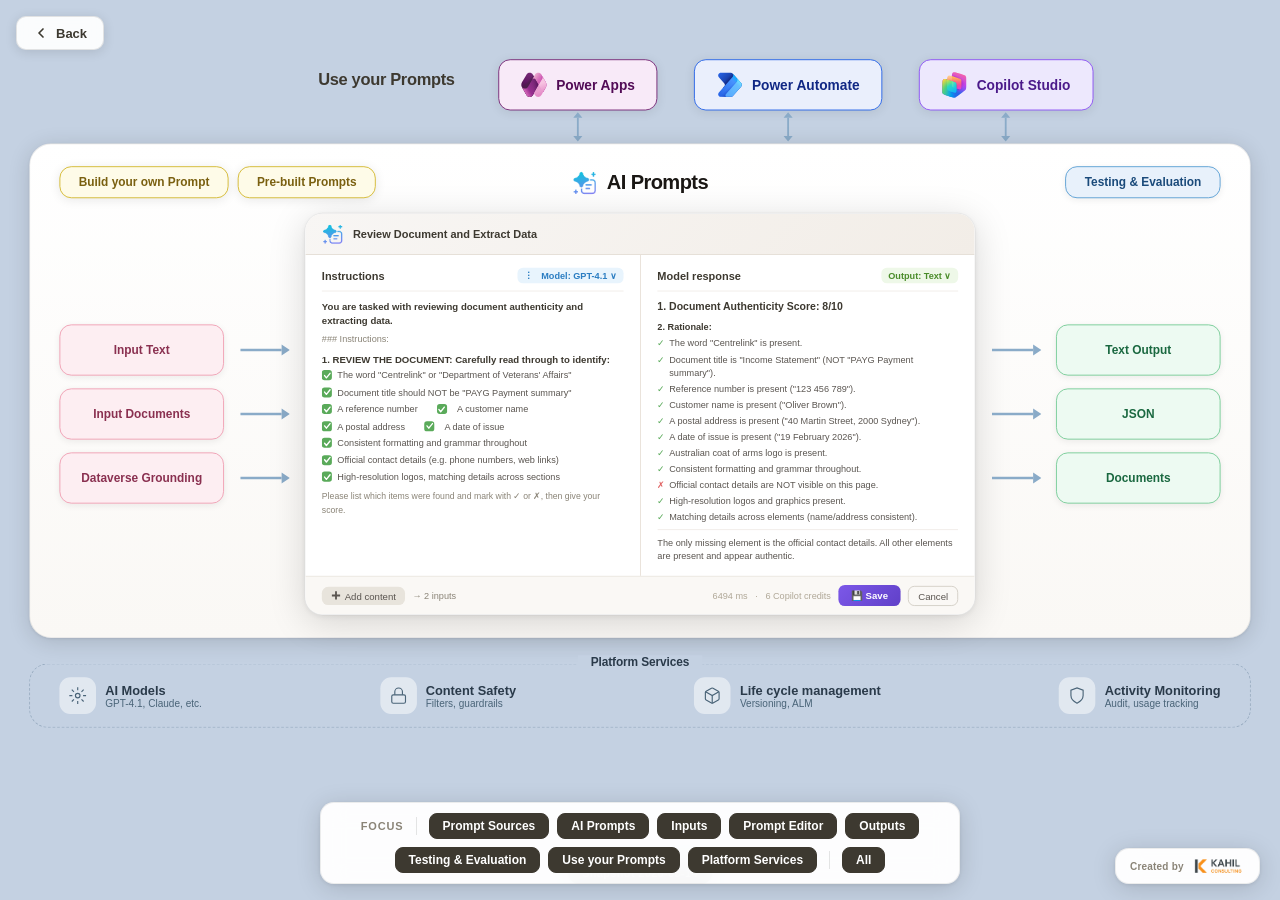
<file: published/ai-prompts-overview-diagram-2026-05-14.html>
<!DOCTYPE html>
<html lang="en">
<head>
<meta charset="UTF-8">
<meta name="viewport" content="width=device-width, initial-scale=1.0">
<title>AI Prompts - Platform Overview</title>
<style>
/* ── Reset & base ── */
*{margin:0;padding:0;box-sizing:border-box}
html,body{width:100vw;height:100vh;overflow:hidden;margin:0;padding:0}
body{font-family:'Segoe UI',sans-serif;position:relative}
.diagram{width:1400px;padding:32px;box-sizing:border-box;position:absolute;transform-origin:top left}

/* ── Clickable components ── */
[data-popup]{cursor:pointer}
[data-popup]:hover{filter:brightness(0.96);transform:translateY(-1px);transition:filter 0.15s,transform 0.15s}

/* ── Popup overlay ── */
.popup-overlay{position:fixed;inset:0;z-index:99999;background:rgba(10,20,40,0.6);display:flex;align-items:center;justify-content:center;opacity:0;pointer-events:none;transition:opacity 0.25s;backdrop-filter:blur(3px)}
.popup-overlay.open{opacity:1;pointer-events:all}
.popup-card{background:#fff;border-radius:24px;padding:clamp(28px,3vw,52px) clamp(32px,3.5vw,60px) clamp(32px,3.5vw,60px);width:80vw;max-height:80vh;overflow-y:auto;position:relative;transform:translateY(24px) scale(0.97);transition:transform 0.28s;box-shadow:0 32px 80px rgba(0,0,0,0.28)}
.popup-overlay.open .popup-card{transform:translateY(0) scale(1)}
.popup-close{position:absolute;top:clamp(12px,1.2vw,22px);right:clamp(12px,1.2vw,22px);width:clamp(28px,2.4vw,44px);height:clamp(28px,2.4vw,44px);border-radius:9px;border:none;background:rgba(0,0,0,0.06);cursor:pointer;font-size:clamp(15px,1.2vw,22px);line-height:1;color:#6b6560;display:flex;align-items:center;justify-content:center;font-family:'Segoe UI',sans-serif}
.popup-close:hover{background:rgba(0,0,0,0.11)}
.popup-accent{height:clamp(3px,0.4vw,6px);width:clamp(36px,3.5vw,64px);border-radius:2px;margin-bottom:clamp(12px,1.2vw,22px)}
.popup-title{font-family:'Segoe UI',sans-serif;font-size:clamp(20px,1.8vw,34px);font-weight:700;color:#1a1714;margin-bottom:clamp(4px,0.5vw,8px)}
.popup-subtitle{font-size:clamp(12px,1vw,19px);color:#8a8477;margin-bottom:clamp(16px,1.6vw,28px);font-family:'Segoe UI',sans-serif}.popup-body{display:grid;grid-template-columns:1fr 1fr;gap:clamp(14px,1.6vw,28px)}
.popup-body > div{background:#f8f6f3;border-radius:12px;padding:clamp(14px,1.3vw,22px);display:flex;flex-direction:column;gap:clamp(8px,0.8vw,14px)}
.popup-section-label{font-size:clamp(10px,0.75vw,13px);font-weight:700;text-transform:uppercase;letter-spacing:0.06em;color:#8a8477;font-family:'Segoe UI',sans-serif;flex-shrink:0}
.popup-list{list-style:none;display:flex;flex-direction:column;gap:clamp(6px,0.6vw,11px)}
.popup-list li{display:flex;align-items:flex-start;gap:clamp(7px,0.7vw,13px);font-size:clamp(11px,0.9vw,16px);color:#3d3930;line-height:1.55;font-family:'Segoe UI',sans-serif}
.popup-dot{width:clamp(6px,0.5vw,9px);height:clamp(6px,0.5vw,9px);border-radius:50%;margin-top:5px;flex-shrink:0}
.popup-screenshots{display:grid;grid-template-columns:1fr 1fr;gap:clamp(14px,1.6vw,28px)}
.popup-screenshot-ph{background:#f0ede9;border:2px dashed #d4cfc7;border-radius:8px;height:180px;display:flex;flex-direction:column;align-items:center;justify-content:center;gap:10px;color:#b0a898;font-family:'Segoe UI',sans-serif}
.popup-screenshot-ph svg{opacity:0.4}
.popup-screenshot-label{font-size:12px;font-weight:500}
.popup-screenshot-item{background:#f8f6f3;border-radius:12px;padding:clamp(14px,1.3vw,22px);display:flex;flex-direction:column;gap:clamp(10px,1vw,16px)}
.popup-screenshot-caption{font-size:clamp(11px,0.85vw,15px);color:#3d3930;line-height:1.5;font-family:'Segoe UI',sans-serif;margin:0;font-weight:500}
.popup-screenshot-item img{width:100%;border-radius:8px;border:1px solid rgba(0,0,0,0.1);object-fit:cover;display:block}

/* ── Image Lightbox ── */
#imgLightbox{position:fixed;inset:0;z-index:999999;background:rgba(0,0,0,0.88);display:flex;align-items:center;justify-content:center;opacity:0;pointer-events:none;transition:opacity 0.2s;backdrop-filter:blur(6px)}
#imgLightbox.open{opacity:1;pointer-events:all}
#imgLightboxImg{max-width:92vw;max-height:92vh;border-radius:12px;box-shadow:0 24px 80px rgba(0,0,0,0.6);object-fit:contain;display:block}
#imgLightboxClose{position:fixed;top:20px;right:24px;width:40px;height:40px;border-radius:10px;border:none;background:rgba(255,255,255,0.15);color:#fff;font-size:20px;cursor:pointer;display:flex;align-items:center;justify-content:center;transition:background 0.15s}
#imgLightboxClose:hover{background:rgba(255,255,255,0.28)}
.popup-screenshot-clickable{cursor:zoom-in}

/* ── Legend Panel ── */
.legend-panel{position:fixed;bottom:16px;left:50%;transform:translateX(-50%);z-index:9999;background:rgba(255,255,255,0.96);backdrop-filter:blur(12px);-webkit-backdrop-filter:blur(12px);border-radius:14px;padding:10px 18px;display:flex;align-items:center;gap:8px;flex-wrap:wrap;justify-content:center;box-shadow:0 4px 24px rgba(0,0,0,0.15),0 1px 4px rgba(0,0,0,0.08);border:1px solid rgba(0,0,0,0.07);font-family:'Segoe UI',sans-serif}
.legend-title{font-size:11px;font-weight:700;color:#8a8477;letter-spacing:0.08em;text-transform:uppercase;white-space:nowrap}
.legend-sep{width:1px;height:18px;background:rgba(0,0,0,0.1);margin:0 4px;flex-shrink:0}
.leg{padding:5px 13px;border-radius:8px;border:1.5px solid rgba(0,0,0,0.1);background:rgba(60,55,48,0.05);font-size:12px;font-weight:600;color:#3d3930;cursor:pointer;transition:all 0.2s;white-space:nowrap;font-family:'Segoe UI',sans-serif}
.leg.active{background:#3d3930;color:#fff;border-color:#3d3930}
.leg:hover{opacity:0.8}
.leg-reset{padding:5px 12px;border-radius:8px;border:1.5px solid rgba(0,0,0,0.08);background:transparent;font-size:11px;font-weight:500;color:#8a8477;cursor:pointer;font-family:'Segoe UI',sans-serif;white-space:nowrap;transition:background 0.2s}
.leg-reset:hover{background:rgba(0,0,0,0.05)}

/* ── Back button ── */
.back-btn{position:fixed;top:16px;left:16px;z-index:9999;display:flex;align-items:center;gap:7px;padding:8px 16px;border-radius:10px;background:rgba(255,255,255,0.92);border:1px solid rgba(0,0,0,0.1);box-shadow:0 2px 12px rgba(0,0,0,0.12);cursor:pointer;text-decoration:none;font-family:'Segoe UI',sans-serif;font-size:13px;font-weight:600;color:#3d3930;transition:background 0.15s,box-shadow 0.15s;backdrop-filter:blur(8px);-webkit-backdrop-filter:blur(8px)}
.back-btn:hover{background:rgba(255,255,255,1);box-shadow:0 4px 20px rgba(0,0,0,0.18)}
.back-btn svg{flex-shrink:0}

/* ── Bottom-right branding ── */
.diagram-brand{position:fixed;bottom:16px;right:20px;z-index:9999;display:flex;align-items:center;gap:8px;background:rgba(255,255,255,0.96);backdrop-filter:blur(12px);-webkit-backdrop-filter:blur(12px);border-radius:14px;padding:7px 14px;box-shadow:0 4px 24px rgba(0,0,0,0.15),0 1px 4px rgba(0,0,0,0.08);border:1px solid rgba(0,0,0,0.07)}
.diagram-brand-text{font-size:10px;font-weight:600;color:#8a8477;white-space:nowrap;letter-spacing:0.02em;font-family:'Segoe UI',sans-serif}
.diagram-brand-logo{height:20px;width:auto}

/* ── Dimmed / Focus state ── */
.dimmed{filter:blur(5px);opacity:0.5;pointer-events:none}

</style>
<style>
body{background:#c4d1e2}

/* ── Top prompt-source cards ── */
.prompt-sources{display:flex;flex-direction:row;align-items:center;gap:10px}
.ps-card{padding:9px 20px;border-radius:13px;background:#fff;border:1px solid #5abcd4;font-family:'Segoe UI',sans-serif;font-size:13px;font-weight:600;color:#1a6a82;text-align:center;white-space:nowrap;box-shadow:0 2px 12px rgba(0,0,0,0.09)}

/* ── Mid row ── */
.mid-row{display:flex;align-items:center;gap:16px}

/* ── IO boxes ── */
.inputs-col,.outputs-col{width:180px;flex-shrink:0;display:flex;flex-direction:column;gap:14px}
.io-box{height:56px;display:flex;align-items:center;justify-content:center;border-radius:13px;background:#fff;border:1px solid #56aa56;font-family:'Segoe UI',sans-serif;font-size:13px;font-weight:600;color:#2d6a2d;text-align:center;line-height:1.3;box-shadow:0 2px 8px rgba(0,0,0,0.07);padding:0 12px}

/* ── Horizontal arrow groups ── */
.h-arrow-grp{display:flex;flex-direction:column;gap:14px;flex-shrink:0}
.h-arrow svg{display:block}

/* ── Central prompt platform ── */
.prompt-platform{flex:1;background:#fff;border-radius:20px;border:1px solid rgba(0,0,0,0.09);box-shadow:0 8px 40px rgba(0,0,0,0.15),0 2px 6px rgba(0,0,0,0.06);overflow:hidden;min-width:0}

/* Window title bar */
.pw-bar{background:linear-gradient(135deg,#f8f6f4,#f2ede7);border-bottom:1px solid #e4ddd5;padding:10px 18px;display:flex;align-items:center;gap:10px}
.pw-icon{width:24px;height:24px;border-radius:6px;background:transparent;display:flex;align-items:center;justify-content:center;flex-shrink:0}
.pw-icon img{width:24px;height:24px;object-fit:contain;border-radius:6px}
.pw-title{font-family:'Segoe UI',sans-serif;font-size:12px;font-weight:600;color:#3d3930;flex:1;overflow:hidden;white-space:nowrap;text-overflow:ellipsis}
.pw-controls{display:flex;gap:5px;flex-shrink:0}
.pw-dot{width:11px;height:11px;border-radius:50%}
.pw-dot.red{background:#f07068}
.pw-dot.yellow{background:#f5c04a}
.pw-dot.green{background:#72c472}

/* Two-panel editor */
.pw-editor{display:grid;grid-template-columns:1fr 1fr}
.pw-panel{padding:14px 18px;display:flex;flex-direction:column;gap:8px;cursor:pointer}
.pw-panel:hover{background:rgba(0,0,0,0.015)}
.pw-panel+.pw-panel{border-left:1px solid #e8e1d8}
.pw-panel-hdr{display:flex;align-items:center;justify-content:space-between;padding-bottom:8px;border-bottom:1px solid #f0ece8;flex-shrink:0}
.pw-panel-title{font-family:'Segoe UI',sans-serif;font-size:12px;font-weight:700;color:#3d3930}
.pw-tags{display:flex;gap:5px}
.pw-tag{font-family:'Segoe UI',sans-serif;font-size:10px;padding:3px 8px;border-radius:6px;font-weight:600}
.pw-tag.model{background:#e8f4fd;color:#2b7dc2}
.pw-tag.test{background:#fef0e0;color:#d4880f}
.pw-tag.output{background:#eef8e8;color:#4a8c2a}

/* Instructions content */
.inst-block{font-family:'Segoe UI',sans-serif;font-size:10.5px;color:#5a5550;line-height:1.55;flex:1;overflow:hidden}
.inst-bold{font-weight:700;color:#3d3930;margin-bottom:3px;font-size:10.5px}
.inst-sub{font-size:10px;color:#8a8477;margin-bottom:7px}
.inst-item{display:flex;align-items:flex-start;gap:6px;margin-bottom:4px;font-size:10px;color:#5a5550;line-height:1.45}
.inst-cb{width:11px;height:11px;border-radius:3px;background:#5aaa5a;flex-shrink:0;margin-top:1px;display:flex;align-items:center;justify-content:center}
.inst-cb svg{display:block}

/* Response content */
.resp-block{font-family:'Segoe UI',sans-serif;font-size:10.5px;color:#5a5550;line-height:1.55;flex:1;overflow:hidden}
.resp-score{font-size:11.5px;font-weight:700;color:#3d3930;margin-bottom:5px}
.resp-subtitle{font-size:10px;font-weight:600;color:#3d3930;margin-bottom:4px}
.resp-item{display:flex;align-items:flex-start;gap:5px;margin-bottom:3px;font-size:10px;line-height:1.45}
.resp-ok{color:#5aaa5a;flex-shrink:0;line-height:1.45}
.resp-no{color:#e06060;flex-shrink:0;line-height:1.45}
.resp-note{font-size:10px;color:#5a5550;line-height:1.5;margin-top:6px;border-top:1px solid #f0ece8;padding-top:6px}

/* Footer */
.pw-footer{padding:9px 18px;display:flex;align-items:center;gap:8px;background:#faf8f5;border-top:1px solid #ece8e2;flex-shrink:0}
.pw-add-btn{font-family:'Segoe UI',sans-serif;font-size:10.5px;background:#e8e4dc;border:none;padding:4px 10px;border-radius:7px;color:#5a5550;cursor:pointer;font-weight:500;display:flex;align-items:center;gap:4px}
.pw-inp-tag{font-size:10px;color:#8a8477;font-family:'Segoe UI',sans-serif}
.pw-meta{font-size:10px;color:#b0a898;margin-left:auto;font-family:'Segoe UI',sans-serif}
.pw-save-btn{font-family:'Segoe UI',sans-serif;font-size:10.5px;background:linear-gradient(135deg,#7c58e8,#6040c8);border:none;padding:5px 14px;border-radius:7px;color:#fff;cursor:pointer;font-weight:600}
.pw-cancel-btn{font-family:'Segoe UI',sans-serif;font-size:10.5px;background:transparent;border:1px solid #d4cfc7;padding:4px 10px;border-radius:7px;color:#5a5550;cursor:pointer}

/* ── Bottom: bidir arrows + platform cards ── */
.platforms-section{display:flex;align-items:flex-start;margin-bottom:0}
.plat-pad-l{width:268px;flex-shrink:0}
.plat-pad-r{width:268px;flex-shrink:0}
.plat-cards{display:flex;align-items:flex-start;justify-content:center;gap:40px;padding:0 40px}
.plat-col{display:flex;flex-direction:column;align-items:center}
.plat-card{padding:13px 24px;border-radius:13px;background:#fff;border:1px solid #e87840;font-family:'Segoe UI',sans-serif;font-size:15px;font-weight:600;color:#b84018;white-space:nowrap;box-shadow:0 2px 12px rgba(0,0,0,0.09);display:flex;align-items:center;gap:10px}
.plat-logo{width:28px;height:28px;flex-shrink:0;object-fit:contain}

/* ── Use your Prompts title ── */
.plat-center{flex:1}
.use-prompts-title{font-family:'Segoe UI',sans-serif;font-size:18px;font-weight:600;color:#3d3930;letter-spacing:-0.02em;padding:0 8px;white-space:nowrap;margin-top:12px}

/* ── AI Prompts group box ── */
.ai-prompts-group{position:relative;background:linear-gradient(180deg,#ffffff 0%,#faf8f5 100%);border:1px solid rgba(0,0,0,0.08);border-radius:24px;padding:24px 32px;box-shadow:0 4px 24px rgba(0,0,0,0.14),0 1px 3px rgba(0,0,0,0.08)}
.ai-prompts-top{position:relative;display:flex;align-items:center;justify-content:space-between;margin-bottom:16px}
.testing-eval-box{padding:9px 20px;border-radius:13px;background:#e8f1fb;border:1px solid #5a9fd4;font-family:'Segoe UI',sans-serif;font-size:13px;font-weight:600;color:#1a4a7a;white-space:nowrap;box-shadow:0 2px 8px rgba(0,0,0,0.07);cursor:pointer;transition:filter 0.15s,transform 0.15s,box-shadow 0.15s}
.testing-eval-box:hover{filter:brightness(0.96);transform:translateY(-2px);box-shadow:0 6px 20px rgba(0,0,0,0.12)}
.ai-prompts-header{position:absolute;left:50%;transform:translateX(-50%);display:flex;align-items:center;gap:10px;white-space:nowrap}
.ai-prompts-header h2{font-family:'Segoe UI',sans-serif;font-size:22px;font-weight:700;color:#1a1714;letter-spacing:-0.03em;margin:0}

/* ── Foundation row ── */
.foundation{margin-top:28px;border:1.5px dashed #96aabf;border-radius:20px;padding:14px 32px;display:flex;align-items:center;justify-content:space-between;position:relative;flex-wrap:wrap;gap:16px}
.foundation-label{position:absolute;top:-10px;left:50%;transform:translateX(-50%);background:#c4d1e2;padding:0 14px;font-family:'Segoe UI',sans-serif;font-size:13px;font-weight:700;color:#2a3a4a;white-space:nowrap;letter-spacing:-0.01em}
.found-item{display:flex;align-items:center;gap:10px}
.found-icon{width:40px;height:40px;border-radius:12px;display:flex;align-items:center;justify-content:center;background:rgba(255,255,255,0.5);flex-shrink:0}
.found-icon svg{width:20px;height:20px;color:#4a6478}
.found-text{font-family:'Segoe UI',sans-serif;font-size:14px;font-weight:600;color:#2a3a4a}
.found-sub{font-size:11px;color:#4a6478;font-weight:400}
.found-title{font-family:'Segoe UI',sans-serif;font-size:16px;font-weight:700;color:#2a3a4a;letter-spacing:-0.02em}

/* ── Grouped color variants ── */
/* Prompt source cards: soft azure blue (both cards same color) */
.ps-card.color-prompt{background:#fefbe8;border-color:#d4b830;color:#7a6010}
/* Input IO boxes: warm coral rose */
.io-box.color-input{background:#fdeef2;border-color:#f0a0b4;color:#8a3050}
/* Output IO boxes: cool mint */
.io-box.color-output{background:#edfaf2;border-color:#78cc98;color:#1a6840}
/* Platform card brand colors */
.plat-card.color-powerapps{background:#f8eaf8;border-color:#742774;color:#520b56}
.plat-card.color-powerautomate{background:#eaeffc;border-color:#2764e7;color:#102784}
.plat-card.color-copilotstudio{background:#ede8fd;border-color:#8b52f4;color:#4b1a8a}

/* ── Hover effects for clickables ── */
.ps-card,.io-box,.plat-card,.found-item{transition:filter 0.15s,transform 0.15s,box-shadow 0.15s}
.ps-card:hover,.io-box:hover,.plat-card:hover{filter:brightness(0.96);transform:translateY(-2px);box-shadow:0 6px 20px rgba(0,0,0,0.12)}
.found-item:hover{filter:brightness(0.9)}

/* ── Dimmable sections ── */
.prompt-sources,.inputs-col,.prompt-platform,.outputs-col,.platforms-section,.foundation,.testing-eval-box,.ai-prompts-group{transition:filter 0.35s ease,opacity 0.35s ease}

@media(max-width:900px){
  .mid-row{flex-direction:column}
  .inputs-col,.outputs-col{width:100%;flex-direction:row}
  .h-arrow-grp{flex-direction:row}
}
</style>
</head>
<body>
<div style="position:fixed;bottom:16px;left:50%;transform:translateX(-50%);background:rgba(0,0,0,0.72);color:#fff;font-family:'Segoe UI',sans-serif;font-size:11px;font-weight:600;padding:5px 14px;border-radius:20px;z-index:9999;pointer-events:none;letter-spacing:0.03em;">Snapshot 2026-05-14</div>
<a href="index.html" class="back-btn">
  <svg width="16" height="16" viewBox="0 0 24 24" fill="none" stroke="currentColor" stroke-width="2.5" stroke-linecap="round" stroke-linejoin="round"><polyline points="15 18 9 12 15 6"/></svg>
  Back
</a>
<div class="diagram">

  <!-- ═══ TOP: Platform integrations ═══ -->
  <div class="platforms-section">
    <div class="plat-pad-l"></div>
    <div class="plat-center">
      <div class="plat-cards">

        <div class="use-prompts-title">Use your Prompts</div>

        <div class="plat-col">
          <div class="plat-card color-powerapps" data-popup="power-apps"><img src="../shared/images/power-apps.svg" class="plat-logo" alt="">Power Apps</div>
          <svg width="16" height="36" viewBox="0 0 16 36"><polygon points="3,8 8,2 13,8" fill="#8aabc8"/><line x1="8" y1="8" x2="8" y2="28" stroke="#8aabc8" stroke-width="2"/><polygon points="3,28 8,34 13,28" fill="#8aabc8"/></svg>
        </div>

        <div class="plat-col">
          <div class="plat-card color-powerautomate" data-popup="power-automate"><img src="../shared/images/power-automate.svg" class="plat-logo" alt="">Power Automate</div>
          <svg width="16" height="36" viewBox="0 0 16 36"><polygon points="3,8 8,2 13,8" fill="#8aabc8"/><line x1="8" y1="8" x2="8" y2="28" stroke="#8aabc8" stroke-width="2"/><polygon points="3,28 8,34 13,28" fill="#8aabc8"/></svg>
        </div>

        <div class="plat-col">
          <div class="plat-card color-copilotstudio" data-popup="copilot-studio"><img src="../shared/images/copilot-studio.svg" class="plat-logo" alt="">Copilot Studio</div>
          <svg width="16" height="36" viewBox="0 0 16 36"><polygon points="3,8 8,2 13,8" fill="#8aabc8"/><line x1="8" y1="8" x2="8" y2="28" stroke="#8aabc8" stroke-width="2"/><polygon points="3,28 8,34 13,28" fill="#8aabc8"/></svg>
        </div>

      </div>
    </div>
    <div class="plat-pad-r"></div>
  </div>

  <!-- ═══ AI PROMPTS GROUP ═══ -->
  <div class="ai-prompts-group">
  <div class="ai-prompts-top">
    <div class="prompt-sources">
      <div class="ps-card color-prompt" data-popup="build-own">Build your own Prompt</div>
      <div class="ps-card color-prompt" data-popup="prebuilt">Pre-built Prompts</div>
    </div>
    <div class="ai-prompts-header">
      <img src="../Images/AI Prompts Icon.png" alt="AI Prompts" style="width:28px;height:28px;object-fit:contain">
      <h2>AI Prompts</h2>
    </div>
    <div class="testing-eval-box" data-popup="testing">Testing &amp; Evaluation</div>
  </div>

  <!-- ═══ MID: Inputs | Platform | Outputs ═══ -->
  <div class="mid-row">

    <!-- Inputs -->
    <div class="inputs-col">
      <div class="io-box color-input" data-popup="input-text">Input Text</div>
      <div class="io-box color-input" data-popup="input-docs">Input Documents</div>
      <div class="io-box color-input" data-popup="dataverse">Dataverse Grounding</div>
    </div>

    <!-- Arrows in -->
    <div class="h-arrow-grp">
      <svg width="56" height="56" viewBox="0 0 56 56"><line x1="2" y1="28" x2="47" y2="28" stroke="#8aabc8" stroke-width="2.5"/><polygon points="47,22 56,28 47,34" fill="#8aabc8"/></svg>
      <svg width="56" height="56" viewBox="0 0 56 56"><line x1="2" y1="28" x2="47" y2="28" stroke="#8aabc8" stroke-width="2.5"/><polygon points="47,22 56,28 47,34" fill="#8aabc8"/></svg>
      <svg width="56" height="56" viewBox="0 0 56 56"><line x1="2" y1="28" x2="47" y2="28" stroke="#8aabc8" stroke-width="2.5"/><polygon points="47,22 56,28 47,34" fill="#8aabc8"/></svg>
    </div>

    <!-- Central prompt platform -->
    <div class="prompt-platform">

      <!-- Window bar -->
      <div class="pw-bar">
        <div class="pw-icon">
          <img src="../Images/AI Prompts Icon.png" alt="AI Prompts">
        </div>
        <div class="pw-title">Review Document and Extract Data</div>
      </div>

      <!-- Two-panel editor -->
      <div class="pw-editor">

        <!-- Left: Instructions -->
        <div class="pw-panel">
          <div class="pw-panel-hdr">
            <span class="pw-panel-title">Instructions</span>
            <div class="pw-tags">
              <span class="pw-tag model">&#8942; &nbsp; Model: GPT-4.1 &or;</span>
            </div>
          </div>
          <div class="inst-block">
            <div class="inst-bold">You are tasked with reviewing document authenticity and extracting data.</div>
            <div class="inst-sub">### Instructions:</div>
            <div class="inst-bold">1. REVIEW THE DOCUMENT: Carefully read through to identify:</div>
            <div class="inst-item">
              <div class="inst-cb"><svg width="8" height="8" viewBox="0 0 8 8"><polyline points="1,4 3,6.5 7,1.5" stroke="#fff" fill="none" stroke-width="1.5" stroke-linecap="round" stroke-linejoin="round"/></svg></div>
              The word "Centrelink" or "Department of Veterans' Affairs"
            </div>
            <div class="inst-item">
              <div class="inst-cb"><svg width="8" height="8" viewBox="0 0 8 8"><polyline points="1,4 3,6.5 7,1.5" stroke="#fff" fill="none" stroke-width="1.5" stroke-linecap="round" stroke-linejoin="round"/></svg></div>
              Document title should NOT be "PAYG Payment summary"
            </div>
            <div class="inst-item">
              <div class="inst-cb"><svg width="8" height="8" viewBox="0 0 8 8"><polyline points="1,4 3,6.5 7,1.5" stroke="#fff" fill="none" stroke-width="1.5" stroke-linecap="round" stroke-linejoin="round"/></svg></div>
              A reference number &nbsp; &nbsp;
              <div class="inst-cb" style="margin-left:4px"><svg width="8" height="8" viewBox="0 0 8 8"><polyline points="1,4 3,6.5 7,1.5" stroke="#fff" fill="none" stroke-width="1.5" stroke-linecap="round" stroke-linejoin="round"/></svg></div>
              &nbsp; A customer name
            </div>
            <div class="inst-item">
              <div class="inst-cb"><svg width="8" height="8" viewBox="0 0 8 8"><polyline points="1,4 3,6.5 7,1.5" stroke="#fff" fill="none" stroke-width="1.5" stroke-linecap="round" stroke-linejoin="round"/></svg></div>
              A postal address &nbsp; &nbsp;
              <div class="inst-cb" style="margin-left:4px"><svg width="8" height="8" viewBox="0 0 8 8"><polyline points="1,4 3,6.5 7,1.5" stroke="#fff" fill="none" stroke-width="1.5" stroke-linecap="round" stroke-linejoin="round"/></svg></div>
              &nbsp; A date of issue
            </div>
            <div class="inst-item">
              <div class="inst-cb"><svg width="8" height="8" viewBox="0 0 8 8"><polyline points="1,4 3,6.5 7,1.5" stroke="#fff" fill="none" stroke-width="1.5" stroke-linecap="round" stroke-linejoin="round"/></svg></div>
              Consistent formatting and grammar throughout
            </div>
            <div class="inst-item">
              <div class="inst-cb"><svg width="8" height="8" viewBox="0 0 8 8"><polyline points="1,4 3,6.5 7,1.5" stroke="#fff" fill="none" stroke-width="1.5" stroke-linecap="round" stroke-linejoin="round"/></svg></div>
              Official contact details (e.g. phone numbers, web links)
            </div>
            <div class="inst-item">
              <div class="inst-cb"><svg width="8" height="8" viewBox="0 0 8 8"><polyline points="1,4 3,6.5 7,1.5" stroke="#fff" fill="none" stroke-width="1.5" stroke-linecap="round" stroke-linejoin="round"/></svg></div>
              High-resolution logos, matching details across sections
            </div>
            <div style="margin-top:6px;font-size:9.5px;color:#8a8477">Please list which items were found and mark with &#10003; or &#10007;, then give your score.</div>
          </div>
        </div>

        <!-- Right: Model response -->
        <div class="pw-panel">
          <div class="pw-panel-hdr">
            <span class="pw-panel-title">Model response</span>
            <span class="pw-tag output">Output: Text &or;</span>
          </div>
          <div class="resp-block">
            <div class="resp-score">1. Document Authenticity Score: 8/10</div>
            <div class="resp-subtitle">2. Rationale:</div>
            <div class="resp-item"><span class="resp-ok">&#10003;</span>The word "Centrelink" is present.</div>
            <div class="resp-item"><span class="resp-ok">&#10003;</span>Document title is "Income Statement" (NOT "PAYG Payment summary").</div>
            <div class="resp-item"><span class="resp-ok">&#10003;</span>Reference number is present ("123 456 789").</div>
            <div class="resp-item"><span class="resp-ok">&#10003;</span>Customer name is present ("Oliver Brown").</div>
            <div class="resp-item"><span class="resp-ok">&#10003;</span>A postal address is present ("40 Martin Street, 2000 Sydney").</div>
            <div class="resp-item"><span class="resp-ok">&#10003;</span>A date of issue is present ("19 February 2026").</div>
            <div class="resp-item"><span class="resp-ok">&#10003;</span>Australian coat of arms logo is present.</div>
            <div class="resp-item"><span class="resp-ok">&#10003;</span>Consistent formatting and grammar throughout.</div>
            <div class="resp-item"><span class="resp-no">&#10007;</span>Official contact details are NOT visible on this page.</div>
            <div class="resp-item"><span class="resp-ok">&#10003;</span>High-resolution logos and graphics present.</div>
            <div class="resp-item"><span class="resp-ok">&#10003;</span>Matching details across elements (name/address consistent).</div>
            <div class="resp-note">The only missing element is the official contact details. All other elements are present and appear authentic.</div>
          </div>
        </div>

      </div>

      <!-- Footer -->
      <div class="pw-footer">
        <button class="pw-add-btn">
          <svg width="11" height="11" viewBox="0 0 11 11" fill="none" stroke="currentColor" stroke-width="2"><line x1="5.5" y1="1" x2="5.5" y2="10"/><line x1="1" y1="5.5" x2="10" y2="5.5"/></svg>
          Add content
        </button>
        <span class="pw-inp-tag">&#8594; 2 inputs</span>
        <div class="pw-meta">6494 ms &nbsp; &middot; &nbsp; 6 Copilot credits</div>
        <button class="pw-save-btn">&#128190; Save</button>
        <button class="pw-cancel-btn">Cancel</button>
      </div>

    </div><!-- end .prompt-platform -->

    <!-- Arrows out -->
    <div class="h-arrow-grp">
      <svg width="56" height="56" viewBox="0 0 56 56"><line x1="2" y1="28" x2="47" y2="28" stroke="#8aabc8" stroke-width="2.5"/><polygon points="47,22 56,28 47,34" fill="#8aabc8"/></svg>
      <svg width="56" height="56" viewBox="0 0 56 56"><line x1="2" y1="28" x2="47" y2="28" stroke="#8aabc8" stroke-width="2.5"/><polygon points="47,22 56,28 47,34" fill="#8aabc8"/></svg>
      <svg width="56" height="56" viewBox="0 0 56 56"><line x1="2" y1="28" x2="47" y2="28" stroke="#8aabc8" stroke-width="2.5"/><polygon points="47,22 56,28 47,34" fill="#8aabc8"/></svg>
    </div>

    <!-- Outputs -->
    <div class="outputs-col">
      <div class="io-box color-output" data-popup="text-output">Text Output</div>
      <div class="io-box color-output" data-popup="json-output">JSON</div>
      <div class="io-box color-output" data-popup="docs-output">Documents</div>
    </div>

  </div><!-- end .mid-row -->

  </div><!-- end .ai-prompts-group -->

  <!-- ═══ FOUNDATION ═══ -->
  <div class="foundation">
    <div class="foundation-label">Platform Services</div>

    <div class="found-item" data-popup="ai-models">
      <div class="found-icon">
        <svg viewBox="0 0 24 24" fill="none" stroke="currentColor" stroke-width="1.5"><circle cx="12" cy="12" r="3"/><path d="M12 1v4M12 19v4M4.22 4.22l2.83 2.83M16.95 16.95l2.83 2.83M1 12h4M19 12h4M4.22 19.78l2.83-2.83M16.95 7.05l2.83-2.83"/></svg>
      </div>
      <div><div class="found-text">AI Models</div><div class="found-sub">GPT-4.1, Claude, etc.</div></div>
    </div>

    <div class="found-item" data-popup="content-safety">
      <div class="found-icon">
        <svg viewBox="0 0 24 24" fill="none" stroke="currentColor" stroke-width="1.5"><rect x="3" y="11" width="18" height="11" rx="2"/><path d="M7 11V7a5 5 0 0 1 10 0v4"/></svg>
      </div>
      <div><div class="found-text">Content Safety</div><div class="found-sub">Filters, guardrails</div></div>
    </div>

    <div class="found-item" data-popup="lifecycle">
      <div class="found-icon">
        <svg viewBox="0 0 24 24" fill="none" stroke="currentColor" stroke-width="1.5"><path d="M21 16V8a2 2 0 0 0-1-1.73L13 2.27a2 2 0 0 0-2 0L4 6.27A2 2 0 0 0 3 8v8a2 2 0 0 0 1 1.73l7 4a2 2 0 0 0 2 0l7-4A2 2 0 0 0 21 16z"/><polyline points="3.27 6.96 12 12.01 20.73 6.96"/><line x1="12" y1="22.08" x2="12" y2="12"/></svg>
      </div>
      <div><div class="found-text">Life cycle management</div><div class="found-sub">Versioning, ALM</div></div>
    </div>

    <div class="found-item" data-popup="activity-monitoring">
      <div class="found-icon">
        <svg viewBox="0 0 24 24" fill="none" stroke="currentColor" stroke-width="1.5"><path d="M12 22s8-4 8-10V5l-8-3-8 3v7c0 6 8 10 8 10z"/></svg>
      </div>
      <div><div class="found-text">Activity Monitoring</div><div class="found-sub">Audit, usage tracking</div></div>
    </div>

  </div>

</div><!-- end .diagram -->

<!-- Popup overlay -->
<div class="popup-overlay" id="popupOverlay">
  <div class="popup-card" id="popupCard">
    <button class="popup-close" id="popupClose">&#x2715;</button>
    <div class="popup-accent" id="popupAccent"></div>
    <div class="popup-title" id="popupTitle"></div>
    <div class="popup-subtitle" id="popupSubtitle"></div>
    <div class="popup-body">
      <div>
        <div class="popup-section-label">Key Capabilities</div>
        <ul class="popup-list" id="popupList"></ul>
      </div>
      <div>
        <div class="popup-section-label">Example Scenarios</div>
        <ul class="popup-list" id="popupScenarios"></ul>
      </div>
    </div>
    <div class="popup-screenshots" id="popupScreenshots"></div>
  </div>
</div>

<!-- Legend panel -->
<div class="legend-panel">
  <span class="legend-title">Focus</span>
  <div class="legend-sep"></div>
  <button class="leg active" data-target="prompt-sources">Prompt Sources</button>
  <button class="leg active" data-target="ai-prompts-group">AI Prompts</button>
  <button class="leg active" data-target="inputs-col">Inputs</button>
  <button class="leg active" data-target="prompt-platform">Prompt Editor</button>
  <button class="leg active" data-target="outputs-col">Outputs</button>
  <button class="leg active" data-target="testing-eval-box">Testing &amp; Evaluation</button>
  <button class="leg active" data-target="platforms-section">Use your Prompts</button>
  <button class="leg active" data-target="foundation">Platform Services</button>
  <div class="legend-sep"></div>
  <button class="leg active" id="allBtn">All</button>
</div>

<!-- Branding -->
<div class="diagram-brand">
  <span class="diagram-brand-text">Created by</span>
  <img class="diagram-brand-logo" src="../shared/images/KahilConsulting-logo.png" alt="Kahil Consulting">
</div>

<script>
var popupData = {
  'build-own': {
    title: 'Build your own Prompt',
    subtitle: 'Author custom AI prompts tailored to your specific business process',
    accent: '#5abcd4',
    screenshots: [
      {
        src: '../Images/ai-prompts/Build%20your%20own%20Prompt%20-%2001%20-%20Custom%20Prompt.jpg',
        desc: 'Prompts let you instruct the generative AI model to behave in a certain way or to perform a specific task. By carefully crafting a prompt, you can generate responses that suit your specific business needs.'
      },
      {
        src: '../Images/ai-prompts/Build%20your%20own%20Prompt%20-%2002%20-%20Prompt%20Assistant.jpg',
        desc: 'To help you move faster and reduce the time spent writing prompts from scratch, you can use prompt assistant to draft your prompts directly within the tool. Prompt assistant provides intelligent suggestions based on your intent, helping you frame effective prompts while applying prompt engineering best practices.'
      }
    ]
  },
  prebuilt: {
    title: 'Pre-built Prompts',
    subtitle: 'Ready-to-use prompt templates for common AI tasks, curated by Microsoft',
    accent: '#5abcd4',
    screenshots: [
      {
        src: '../Images/ai-prompts/Pre-built%20Prompts%20-%2001%20-%20Templates.jpg',
        desc: 'The prompt library feature provides a collection of predesigned prompts, serving as templates to expedite the creation of AI prompts. This resource accelerates development, and ensures best practices are followed in prompt engineering.'
      },
      {
        src: '../Images/ai-prompts/Pre-built%20Prompts%20-%2002%20-%20Credit%20Card%20Reader.jpg',
        desc: 'The "Credit card reader" pre-built prompt open in the AI Prompt editor. The instruction directs the model to extract four fields from an image input: Card Number (16-digit sequence), Cardholder Name, Expiration Date (MM/YY format), and Issuer Information (Visa or Mastercard).'
      }
    ]
  },
  'input-text': {
    title: 'Input Text',
    subtitle: 'Pass free-form or structured text directly into the AI prompt at runtime',
    accent: '#56aa56',
    screenshots: [
      {
        src: '../Images/ai-prompts/Input%20Text%20-%2001.jpg',
        desc: 'When you use text inputs, you can perform actions on text content that dynamically pass to the prompt at runtime.'
      }
    ]
  },
  'input-docs': {
    title: 'Input Documents',
    subtitle: 'Supply PDF, Word, or image files as grounding context for the AI prompt',
    accent: '#56aa56',
    screenshots: [
      {
        src: '../Images/ai-prompts/Input%20Documents.jpg',
        desc: 'When you use image or document inputs, you can perform actions on file content that dynamically pass to the prompt at run time, such as file summarization, file categorization, extracting file information (both textual and visual), asking questions on file, and many more. It\'s also possible to combine both text and document or image inputs in the same prompt.'
      }
    ]
  },
  dataverse: {
    title: 'Dataverse Grounding',
    subtitle: 'Ground the AI prompt in live, structured business data from Microsoft Dataverse',
    accent: '#56aa56',
    screenshots: [
      {
        src: '../Images/ai-prompts/Dataverse%20Grounding.jpg',
        desc: 'This is where data Retrieval Augmented Generation (RAG) allows you to provide external information to augment the knowledge of the model. This augmentation can result in getting the answers you need.'
      }
    ]
  },
  'text-output': {
    title: 'Text Output',
    subtitle: 'Receive the AI response as natural language text, ready for display or further processing',
    accent: '#56aa56',
    screenshots: [
      {
        src: '../Images/ai-prompts/Text%20Output.jpg',
        desc: 'y default, the prompt generates text as response. This is useful for scenarios where you want to display the AI response directly to users, such as in a chatbot, or when you want the AI to generate content like summaries, explanations, or recommendations. The text output can be formatted in various ways (bullet points, numbered lists, prose) based on your instructions in the prompt.'
      }
    ]
  },
  'json-output': {
    title: 'JSON Output',
    subtitle: 'Receive a structured JSON response for direct mapping to data fields or APIs',
    accent: '#56aa56',
    screenshots: [
      {
        src: '../Images/ai-prompts/JSON.jpg',
        desc: 'The JSON output lets you generate a JSON structure for your prompt response instead of text. JSON makes it easier to process responses with multiple elements in agents, cloud flows, or apps.'
      }
    ]
  },
  'docs-output': {
    title: 'Documents Output',
    subtitle: 'The output of the Document feature lets you generate a Microsoft Word document for your prompt response instead of text. The generated document follows a layout that needs to be provided in the document output settings.',
    accent: '#56aa56',
    screenshots: [
      {
        src: '../Images/ai-prompts/Documents%20Output.jpg',
        desc: 'The AI Prompt editor for "DVAC - Extract Information into Document" using GPT-5 chat with Document output. The instructions query three Dataverse tables (Case Notes, Risk Assessments, Contacts) filtered by a Start Date and End Date to answer specific reporting questions. The Model response panel shows a generated document with a download link (Output.docx) and a structured table summarising: number of case notes, contacts with risk assessments, and a gender breakdown of contacts across the reporting period.'
      }
    ]
  },
  'power-apps': {
    title: 'Power Apps',
    subtitle: 'Embed AI prompt capabilities directly inside your custom business applications',
    accent: '#e87840',
    screenshots: [
      {
        src: '../Images/ai-prompts/Power%20Apps.jpg',
        desc: 'Once you create and test your prompts using the prompt builder, you can use them within your application by calling them through Power Fx Functions. Custom prompts can be invoked as Power Fx function calls, this allows you to seamlessly integrate AI capabilities into your application.'
      }
    ]
  },
  'power-automate': {
    title: 'Power Automate',
    subtitle: 'Integrate AI prompts into automated multi-step workflows and processes',
    accent: '#e87840',
    screenshots: [
      {
        src: '../Images/ai-prompts/Power%20Automate.jpg',
        desc: 'You can add a prompt as an action in a Power Automate flow so it\'s possible to generate text from it inside an automated process.'
      }
    ]
  },
  'copilot-studio': {
    title: 'Copilot Studio',
    subtitle: 'Use AI prompts as reusable tools inside conversational and autonomous agents',
    accent: '#e87840',
    screenshots: [
      {
        src: '../Images/ai-prompts/Copilot%20Studio.jpg',
        desc: 'Use prompt in Copilot Studio to natural language actions as copilot extensions. These actions use the generative AI models from AI Builder and natural language understanding to address specific scenarios for your copilots.'
      }
    ]
  },
  'ai-models': {
    title: 'AI Models',
    subtitle: 'The foundation language models that power all AI prompt execution',
    accent: '#4a6478',
    screenshots: [
      {
        src: '../Images/ai-prompts/AI%20Models.jpg',
        desc: 'You can change the model by selecting Model at the top of the prompt builder. The dropdown menu allows you to select from the generative AI models that generate answers to your custom prompt.'
      }
    ]
  },
  'content-safety': {
    title: 'Content Safety',
    subtitle: 'Built-in responsible AI filters that protect every prompt run automatically',
    accent: '#4a6478',
    screenshots: [
      {
        src: '../Images/ai-prompts/Content%20Safety.jpg',
        desc: 'Set the content moderation level for the prompt by using the slider. With a lower moderation level, your prompt can provide more answers.'
      }
    ]
  },
  lifecycle: {
    title: 'Life Cycle Management',
    subtitle: 'Version, govern, and promote AI prompts across Dev, Test, and Production environments',
    accent: '#4a6478',
    screenshots: [
      {
        src: '../Images/ai-prompts/Life%20cycle%20management%20-%2001%20-%20Solutions.jpg',
        desc: 'You can distribute a prompt as a solution component. After you create a prompt in prompt builder, make it available for other environments to use.'
      },
      {
        src: '../Images/ai-prompts/Life%20cycle%20management%20-%2002%20-%20Pipelines.jpg',
        desc: 'As prompts can be distributed across environments using solutions, you can automate your prompt lifecycle in the same way you would for other platform components. The Power Platform Pipelines let you deploy a solution between Environments, eg. from "Dev to Test". '
      }
    ]
  },
  testing: {
    title: 'Testing & Evaluation',
    subtitle: 'Validate and measure AI prompt quality before and after deployment',
    accent: '#5a9fd4',
    screenshots: [
      {
        src: '../Images/ai-prompts/Testing%20and%20Evaluation.jpg',
        desc: 'Test your prompts with real inputs directly in the prompt builder to verify outputs before saving. Evaluate model responses against expected results, compare outputs across different model versions, and review token usage and latency to optimise for cost and performance.'
      }
    ]
  },
  'activity-monitoring': {
    title: 'Activity Monitoring',
    subtitle: 'Observe, audit, and optimise AI prompt usage in production',
    accent: '#4a6478',
    screenshots: [
      {
        src: '../Images/ai-prompts/Activity%20Monitoring%20-%2001%20-%20Activity%20List.jpg',
        desc: 'The Power Automate Automation Center showing the "AI Builder activity" list. Each record represents a single prompt execution, with details including: Activity name, Status, Triggered by, Start time, Duration, and Consumption.'
      },
      {
        src: '../Images/ai-prompts/Activity%20Monitoring%20-%2002%20-%20Activitiy%20Details.jpg',
        desc: 'The detail view of a specific AI Builder activity run can be seen. It includes: Inputs (the prompt and its parameters), Outputs (the AI response), and Errors (if the prompt execution failed, the error message is shown here).'
      }
    ]
  }
};

var classMap = {};
</script>
<script>
/* Fit diagram to viewport */
function fitDiagram() {
  var d = document.querySelector('.diagram');
  var legend = document.querySelector('.legend-panel');
  var legendH = legend.offsetHeight + 32;
  d.style.transform = 'scale(1)';
  d.style.left = '0';
  d.style.top = '0';
  var dw = d.offsetWidth;
  var dh = d.offsetHeight;
  var availH = window.innerHeight - legendH;
  var scale = Math.min(window.innerWidth / dw, availH / dh);
  d.style.left = ((window.innerWidth - dw * scale) / 2) + 'px';
  d.style.top = ((availH - dh * scale) / 2) + 'px';
  d.style.transform = 'scale(' + scale + ')';
}
window.addEventListener('load', fitDiagram);
window.addEventListener('resize', fitDiagram);

/* Legend toggles */
document.querySelectorAll('.leg').forEach(function(btn) {
  btn.addEventListener('click', function() {
    var el = document.querySelector('.' + this.dataset.target);
    var isActive = this.classList.toggle('active');
    if (isActive) { el.classList.remove('dimmed'); }
    else { el.classList.add('dimmed'); }
  });
});
document.getElementById('allBtn').addEventListener('click', function() {
  var legs = document.querySelectorAll('.leg:not(#allBtn)');
  var allActive = Array.from(legs).every(function(b) { return b.classList.contains('active'); });
  var turnOn = !allActive;
  legs.forEach(function(btn) {
    var el = document.querySelector('.' + btn.dataset.target);
    if (turnOn) { btn.classList.add('active'); el.classList.remove('dimmed'); }
    else { btn.classList.remove('active'); el.classList.add('dimmed'); }
  });
  this.classList.toggle('active', turnOn);
});

/* Wire up data-popup for class-mapped elements (each diagram defines classMap) */
if (typeof classMap !== 'undefined') {
  Object.keys(classMap).forEach(function(cls) {
    var el = document.querySelector('.' + cls);
    if (el) el.setAttribute('data-popup', classMap[cls]);
  });
}

/* Lightbox */
var lightbox = document.createElement('div');
lightbox.id = 'imgLightbox';
lightbox.innerHTML = '<img id="imgLightboxImg"><button id="imgLightboxClose">&#x2715;</button>';
document.body.appendChild(lightbox);
var lbImg = document.getElementById('imgLightboxImg');
function openLightbox(src, alt) {
  lbImg.src = src;
  lbImg.alt = alt;
  lightbox.classList.add('open');
}
function closeLightbox() { lightbox.classList.remove('open'); }
document.getElementById('imgLightboxClose').addEventListener('click', function(e) { e.stopPropagation(); closeLightbox(); });
lightbox.addEventListener('click', function(e) { if (e.target === lightbox) closeLightbox(); });
document.addEventListener('keydown', function(e) { if (e.key === 'Escape') closeLightbox(); });

/* Popup open/close */
var overlay = document.getElementById('popupOverlay');
function buildList(id, items, accent) {
  var list = document.getElementById(id);
  list.innerHTML = '';
  items.forEach(function(p) {
    var li = document.createElement('li');
    var dot = document.createElement('span');
    dot.className = 'popup-dot';
    dot.style.background = accent;
    li.appendChild(dot);
    li.appendChild(document.createTextNode(p));
    list.appendChild(li);
  });
}
function openPopup(key) {
  var d = popupData[key];
  if (!d) return;
  document.getElementById('popupAccent').style.background = d.accent;
  document.getElementById('popupTitle').textContent = d.title;
  document.getElementById('popupSubtitle').textContent = d.subtitle;

  var body = document.querySelector('.popup-body');
  var hasPoints = d.points && d.points.length;
  if (hasPoints) {
    buildList('popupList', d.points, d.accent);
    buildList('popupScenarios', d.scenarios || [], d.accent);
    body.style.display = '';
  } else {
    body.style.display = 'none';
  }

  var shots = document.getElementById('popupScreenshots');
  shots.innerHTML = '';
  shots.style.marginTop = hasPoints ? 'clamp(14px,1.6vw,28px)' : '0';
  if (d.screenshots && d.screenshots.length) {
    d.screenshots.forEach(function(s) {
      var item = document.createElement('div');
      item.className = 'popup-screenshot-item';
      var cap = document.createElement('p');
      cap.className = 'popup-screenshot-caption';
      cap.textContent = s.desc;
      item.appendChild(cap);
      if (s.src) {
        var img = document.createElement('img');
        img.src = s.src;
        img.alt = s.desc;
        img.className = 'popup-screenshot-clickable';
        img.addEventListener('click', function() { openLightbox(this.src, this.alt); });
        item.appendChild(img);
      } else {
        var ph = document.createElement('div');
        ph.className = 'popup-screenshot-ph';
        ph.innerHTML = '<svg width="28" height="28" viewBox="0 0 24 24" fill="none" stroke="currentColor" stroke-width="1.5"><rect x="3" y="3" width="18" height="18" rx="3"/><circle cx="8.5" cy="8.5" r="1.5"/><polyline points="21 15 16 10 5 21"/></svg><span class="popup-screenshot-label">Screenshot coming soon</span>';
        item.appendChild(ph);
      }
      shots.appendChild(item);
    });
    shots.style.display = '';
  } else {
    shots.style.display = 'none';
  }

  overlay.classList.add('open');
}
function closePopup() { overlay.classList.remove('open'); }

document.getElementById('popupClose').addEventListener('click', closePopup);
overlay.addEventListener('click', function(e) { if (e.target === overlay) closePopup(); });
document.addEventListener('keydown', function(e) { if (e.key === 'Escape') closePopup(); });

document.querySelectorAll('[data-popup]').forEach(function(el) {
  el.addEventListener('click', function(e) {
    e.stopPropagation();
    openPopup(this.dataset.popup);
  });
});

</script>
</body>
</html>
</file>
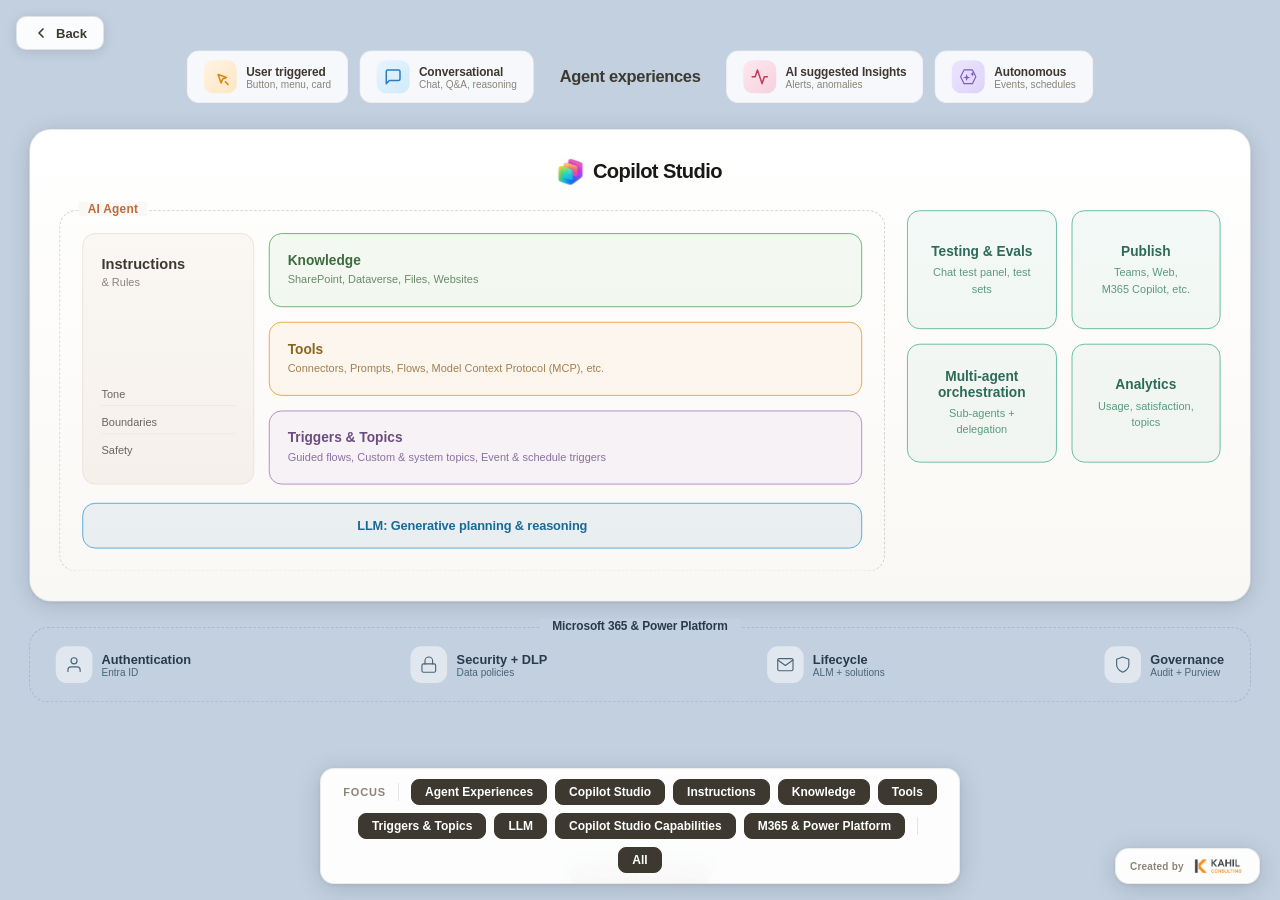
<file: published/copilot-studio-overview-diagram-2026-05-13.html>
<!DOCTYPE html>
<html lang="en">
<head>
<meta charset="UTF-8">
<meta name="viewport" content="width=device-width, initial-scale=1.0">
<title>Microsoft Copilot Studio - Platform Overview</title>
<style>
/* ── Reset & base ── */
*{margin:0;padding:0;box-sizing:border-box}
html,body{width:100vw;height:100vh;overflow:hidden;margin:0;padding:0}
body{font-family:'Segoe UI',sans-serif;position:relative}
.diagram{width:1400px;padding:32px;box-sizing:border-box;position:absolute;transform-origin:top left}

/* ── Clickable components ── */
[data-popup]{cursor:pointer}
[data-popup]:hover{filter:brightness(0.96);transform:translateY(-1px);transition:filter 0.15s,transform 0.15s}

/* ── Popup overlay ── */
.popup-overlay{position:fixed;inset:0;z-index:99999;background:rgba(10,20,40,0.6);display:flex;align-items:center;justify-content:center;opacity:0;pointer-events:none;transition:opacity 0.25s;backdrop-filter:blur(3px)}
.popup-overlay.open{opacity:1;pointer-events:all}
.popup-card{background:#fff;border-radius:24px;padding:clamp(28px,3vw,52px) clamp(32px,3.5vw,60px) clamp(32px,3.5vw,60px);width:80vw;max-height:80vh;overflow-y:auto;position:relative;transform:translateY(24px) scale(0.97);transition:transform 0.28s;box-shadow:0 32px 80px rgba(0,0,0,0.28)}
.popup-overlay.open .popup-card{transform:translateY(0) scale(1)}
.popup-close{position:absolute;top:clamp(12px,1.2vw,22px);right:clamp(12px,1.2vw,22px);width:clamp(28px,2.4vw,44px);height:clamp(28px,2.4vw,44px);border-radius:9px;border:none;background:rgba(0,0,0,0.06);cursor:pointer;font-size:clamp(15px,1.2vw,22px);line-height:1;color:#6b6560;display:flex;align-items:center;justify-content:center;font-family:'Segoe UI',sans-serif}
.popup-close:hover{background:rgba(0,0,0,0.11)}
.popup-accent{height:clamp(3px,0.4vw,6px);width:clamp(36px,3.5vw,64px);border-radius:2px;margin-bottom:clamp(12px,1.2vw,22px)}
.popup-title{font-family:'Segoe UI',sans-serif;font-size:clamp(20px,1.8vw,34px);font-weight:700;color:#1a1714;margin-bottom:clamp(4px,0.5vw,8px)}
.popup-subtitle{font-size:clamp(12px,1vw,19px);color:#8a8477;margin-bottom:clamp(16px,1.6vw,28px);font-family:'Segoe UI',sans-serif}.popup-body{display:grid;grid-template-columns:1fr 1fr;gap:clamp(14px,1.6vw,28px)}
.popup-body > div{background:#f8f6f3;border-radius:12px;padding:clamp(14px,1.3vw,22px);display:flex;flex-direction:column;gap:clamp(8px,0.8vw,14px)}
.popup-section-label{font-size:clamp(10px,0.75vw,13px);font-weight:700;text-transform:uppercase;letter-spacing:0.06em;color:#8a8477;font-family:'Segoe UI',sans-serif;flex-shrink:0}
.popup-list{list-style:none;display:flex;flex-direction:column;gap:clamp(6px,0.6vw,11px)}
.popup-list li{display:flex;align-items:flex-start;gap:clamp(7px,0.7vw,13px);font-size:clamp(11px,0.9vw,16px);color:#3d3930;line-height:1.55;font-family:'Segoe UI',sans-serif}
.popup-dot{width:clamp(6px,0.5vw,9px);height:clamp(6px,0.5vw,9px);border-radius:50%;margin-top:5px;flex-shrink:0}
.popup-screenshots{display:grid;grid-template-columns:1fr 1fr;gap:clamp(14px,1.6vw,28px)}
.popup-screenshot-ph{background:#f0ede9;border:2px dashed #d4cfc7;border-radius:8px;height:180px;display:flex;flex-direction:column;align-items:center;justify-content:center;gap:10px;color:#b0a898;font-family:'Segoe UI',sans-serif}
.popup-screenshot-ph svg{opacity:0.4}
.popup-screenshot-label{font-size:12px;font-weight:500}
.popup-screenshot-item{background:#f8f6f3;border-radius:12px;padding:clamp(14px,1.3vw,22px);display:flex;flex-direction:column;gap:clamp(10px,1vw,16px)}
.popup-screenshot-caption{font-size:clamp(11px,0.85vw,15px);color:#3d3930;line-height:1.5;font-family:'Segoe UI',sans-serif;margin:0;font-weight:500}
.popup-screenshot-item img{width:100%;border-radius:8px;border:1px solid rgba(0,0,0,0.1);object-fit:cover;display:block}

/* ── Image Lightbox ── */
#imgLightbox{position:fixed;inset:0;z-index:999999;background:rgba(0,0,0,0.88);display:flex;align-items:center;justify-content:center;opacity:0;pointer-events:none;transition:opacity 0.2s;backdrop-filter:blur(6px)}
#imgLightbox.open{opacity:1;pointer-events:all}
#imgLightboxImg{max-width:92vw;max-height:92vh;border-radius:12px;box-shadow:0 24px 80px rgba(0,0,0,0.6);object-fit:contain;display:block}
#imgLightboxClose{position:fixed;top:20px;right:24px;width:40px;height:40px;border-radius:10px;border:none;background:rgba(255,255,255,0.15);color:#fff;font-size:20px;cursor:pointer;display:flex;align-items:center;justify-content:center;transition:background 0.15s}
#imgLightboxClose:hover{background:rgba(255,255,255,0.28)}
.popup-screenshot-clickable{cursor:zoom-in}

/* ── Legend Panel ── */
.legend-panel{position:fixed;bottom:16px;left:50%;transform:translateX(-50%);z-index:9999;background:rgba(255,255,255,0.96);backdrop-filter:blur(12px);-webkit-backdrop-filter:blur(12px);border-radius:14px;padding:10px 18px;display:flex;align-items:center;gap:8px;flex-wrap:wrap;justify-content:center;box-shadow:0 4px 24px rgba(0,0,0,0.15),0 1px 4px rgba(0,0,0,0.08);border:1px solid rgba(0,0,0,0.07);font-family:'Segoe UI',sans-serif}
.legend-title{font-size:11px;font-weight:700;color:#8a8477;letter-spacing:0.08em;text-transform:uppercase;white-space:nowrap}
.legend-sep{width:1px;height:18px;background:rgba(0,0,0,0.1);margin:0 4px;flex-shrink:0}
.leg{padding:5px 13px;border-radius:8px;border:1.5px solid rgba(0,0,0,0.1);background:rgba(60,55,48,0.05);font-size:12px;font-weight:600;color:#3d3930;cursor:pointer;transition:all 0.2s;white-space:nowrap;font-family:'Segoe UI',sans-serif}
.leg.active{background:#3d3930;color:#fff;border-color:#3d3930}
.leg:hover{opacity:0.8}
.leg-reset{padding:5px 12px;border-radius:8px;border:1.5px solid rgba(0,0,0,0.08);background:transparent;font-size:11px;font-weight:500;color:#8a8477;cursor:pointer;font-family:'Segoe UI',sans-serif;white-space:nowrap;transition:background 0.2s}
.leg-reset:hover{background:rgba(0,0,0,0.05)}

/* ── Back button ── */
.back-btn{position:fixed;top:16px;left:16px;z-index:9999;display:flex;align-items:center;gap:7px;padding:8px 16px;border-radius:10px;background:rgba(255,255,255,0.92);border:1px solid rgba(0,0,0,0.1);box-shadow:0 2px 12px rgba(0,0,0,0.12);cursor:pointer;text-decoration:none;font-family:'Segoe UI',sans-serif;font-size:13px;font-weight:600;color:#3d3930;transition:background 0.15s,box-shadow 0.15s;backdrop-filter:blur(8px);-webkit-backdrop-filter:blur(8px)}
.back-btn:hover{background:rgba(255,255,255,1);box-shadow:0 4px 20px rgba(0,0,0,0.18)}
.back-btn svg{flex-shrink:0}

/* ── Bottom-right branding ── */
.diagram-brand{position:fixed;bottom:16px;right:20px;z-index:9999;display:flex;align-items:center;gap:8px;background:rgba(255,255,255,0.96);backdrop-filter:blur(12px);-webkit-backdrop-filter:blur(12px);border-radius:14px;padding:7px 14px;box-shadow:0 4px 24px rgba(0,0,0,0.15),0 1px 4px rgba(0,0,0,0.08);border:1px solid rgba(0,0,0,0.07)}
.diagram-brand-text{font-size:10px;font-weight:600;color:#8a8477;white-space:nowrap;letter-spacing:0.02em;font-family:'Segoe UI',sans-serif}
.diagram-brand-logo{height:20px;width:auto}

/* ── Dimmed / Focus state ── */
.dimmed{filter:blur(5px);opacity:0.5;pointer-events:none}

</style>
<style>
body{background:#c2d0e0}

/* ── Experiences Row ── */
.experiences{display:flex;align-items:center;justify-content:center;gap:12px;margin-bottom:28px;flex-wrap:wrap}
.exp-item{display:flex;align-items:center;gap:10px;padding:10px 18px;border-radius:14px;background:rgba(255,255,255,0.85);border:1px solid rgba(0,0,0,0.06)}
.exp-icon{width:36px;height:36px;border-radius:10px;display:flex;align-items:center;justify-content:center;flex-shrink:0}
.exp-icon svg{width:20px;height:20px}
.exp-icon.trigger{background:linear-gradient(135deg,#fef3e2,#fde6c4)}
.exp-icon.trigger svg{color:#d4880f}
.exp-icon.convo{background:linear-gradient(135deg,#e8f4fd,#d0eafb)}
.exp-icon.convo svg{color:#2b7dc2}
.exp-icon.insights{background:linear-gradient(135deg,#fce8ef,#f8d0de)}
.exp-icon.insights svg{color:#c2395a}
.exp-icon.auto{background:linear-gradient(135deg,#ece5fd,#ddd3fa)}
.exp-icon.auto svg{color:#7c5cbf}
.exp-label{font-size:13px;font-weight:600;color:#3d3930;letter-spacing:-0.01em}
.exp-sub{font-size:11px;color:#8a8477;font-weight:400}
.exp-title{font-family:'Segoe UI',sans-serif;font-size:18px;font-weight:600;color:#3d3930;letter-spacing:-0.02em;padding:0 16px}

/* ── Main Platform Container ── */
.platform{background:linear-gradient(180deg,#ffffff 0%,#faf8f5 100%);border-radius:24px;border:1px solid rgba(0,0,0,0.08);padding:32px;position:relative;box-shadow:0 4px 24px rgba(0,0,0,0.14),0 1px 3px rgba(0,0,0,0.08)}
.platform-header{text-align:center;margin-bottom:28px;display:flex;align-items:center;justify-content:center;gap:10px}
.platform-header h2{font-family:'Segoe UI',sans-serif;font-size:22px;font-weight:700;color:#1a1714;letter-spacing:-0.03em}
.platform-body{display:grid;grid-template-columns:1fr minmax(0,27%);gap:24px}

/* ── Agent Section ── */
.agent-section{border:1.5px dashed #d4cfc7;border-radius:18px;padding:24px;position:relative}
.agent-label{position:absolute;top:-10px;left:20px;background:#faf8f5;padding:0 10px;font-family:'Segoe UI',sans-serif;font-size:13px;font-weight:600;color:#c2693a;letter-spacing:0.02em}
.agent-body{display:grid;grid-template-columns:minmax(0,22%) 1fr;gap:16px}

/* Instructions Block */
.instructions{grid-row:1/4;border-radius:14px;padding:24px 20px;background:linear-gradient(180deg,#faf7f4,#f5f0ea);border:1px solid #e8e1d8;display:flex;flex-direction:column}
.instructions h3{font-family:'Segoe UI',sans-serif;font-size:16px;font-weight:600;color:#3d3930;margin-bottom:4px}
.instructions .subtitle{font-size:12px;color:#8a8477;margin-bottom:20px;font-weight:500}
.inst-tags{display:flex;flex-direction:column;gap:6px;margin-top:auto}
.inst-tag{font-size:12px;color:#6b6560;padding:5px 0;border-bottom:1px solid rgba(0,0,0,0.04)}
.inst-tag:last-child{border-bottom:none}

/* Knowledge Block */
.knowledge{border-radius:14px;padding:20px;background:rgba(106,176,106,0.07);border:1px solid #6ab06a;position:relative}
.knowledge h3{font-family:'Segoe UI',sans-serif;font-size:15px;font-weight:600;color:#3d6b3d}
.knowledge p{font-size:12px;color:#6b8a6b;margin-top:4px;line-height:1.5}

/* Tools Block */
.tools{border-radius:14px;padding:20px;background:rgba(232,164,76,0.07);border:1px solid #e8a44c;position:relative}
.tools h3{font-family:'Segoe UI',sans-serif;font-size:15px;font-weight:600;color:#8a6420}
.tools p{font-size:12px;color:#a08050;margin-top:4px;line-height:1.5}

/* Triggers Block */
.triggers{border-radius:14px;padding:20px;background:rgba(176,136,200,0.07);border:1px solid #b088c8;position:relative}
.triggers h3{font-family:'Segoe UI',sans-serif;font-size:15px;font-weight:600;color:#6b4d80}
.triggers p{font-size:12px;color:#8a70a0;margin-top:4px;line-height:1.5}

/* LLM Bar */
.llm-bar{grid-column:1/-1;border-radius:14px;padding:16px 24px;background:rgba(26,106,150,0.07);border:1px solid #4da8d8;text-align:center;margin-top:4px;position:relative}
.llm-bar h3{font-family:'Segoe UI',sans-serif;font-size:14px;font-weight:600;color:#1a6a96;letter-spacing:-0.01em}

/* ── Right Side Tools ── */
.platform-tools{display:grid;grid-template-columns:1fr 1fr;gap:16px;align-content:start}
.tool-card{border-radius:14px;padding:24px 20px;background:rgba(96,184,160,0.07);border:1px solid #60b8a0;position:relative;display:flex;flex-direction:column;align-items:center;justify-content:center;text-align:center;min-height:130px}
.tool-card h3{font-family:'Segoe UI',sans-serif;font-size:15px;font-weight:600;color:#2d6b58}
.tool-card p{font-size:12px;color:#5a9a80;margin-top:6px;line-height:1.5}

/* ── Foundation Row ── */
.foundation{margin-top:28px;border:1.5px dashed #a0b4c8;border-radius:20px;padding:20px 28px;display:flex;align-items:center;justify-content:space-between;position:relative;flex-wrap:wrap;gap:16px}
.foundation-label{position:absolute;top:-10px;left:50%;transform:translateX(-50%);background:#c2d0e0;padding:0 14px;font-family:'Segoe UI',sans-serif;font-size:13px;font-weight:700;color:#2a3a4a;white-space:nowrap;letter-spacing:-0.01em}
.found-item{display:flex;align-items:center;gap:10px}
.found-icon{width:40px;height:40px;border-radius:12px;display:flex;align-items:center;justify-content:center;background:rgba(255,255,255,0.5);flex-shrink:0}
.found-icon svg{width:20px;height:20px;color:#4a6478}
.found-text{font-family:'Segoe UI',sans-serif;font-size:14px;font-weight:600;color:#2a3a4a}
.found-sub{font-size:11px;color:#4a6478;font-weight:400}

/* ── Dimmable elements transition ── */
.experiences,.platform,.instructions,.knowledge,.tools,.triggers,.llm-bar,.platform-tools,.foundation{transition:filter 0.35s ease,opacity 0.35s ease}

@media(max-width:960px){
  .platform-body{grid-template-columns:1fr}
  .agent-body{grid-template-columns:1fr 1fr}
  .instructions{grid-row:auto}
}
@media(max-width:600px){
  .agent-body{grid-template-columns:1fr}
  .platform-tools{grid-template-columns:1fr}
  .foundation{justify-content:flex-start}
  .exp-title{display:none}
}
</style>
</head>
<body>
<div style="position:fixed;bottom:16px;left:50%;transform:translateX(-50%);background:rgba(0,0,0,0.72);color:#fff;font-family:'Segoe UI',sans-serif;font-size:11px;font-weight:600;padding:5px 14px;border-radius:20px;z-index:9999;pointer-events:none;letter-spacing:0.03em;">Snapshot 2026-05-13</div>
<a href="index.html" class="back-btn">
  <svg width="16" height="16" viewBox="0 0 24 24" fill="none" stroke="currentColor" stroke-width="2.5" stroke-linecap="round" stroke-linejoin="round"><polyline points="15 18 9 12 15 6"/></svg>
  Back
</a>
<div class="diagram">

  <!-- ═══ EXPERIENCES ROW ═══ -->
  <div class="experiences">
    <div class="exp-item" data-popup="usertriggered">
      <div class="exp-icon trigger">
        <svg viewBox="0 0 24 24" fill="none" stroke="currentColor" stroke-width="2" stroke-linecap="round" stroke-linejoin="round"><path d="M15 15l-2 5L9 9l11 4-5 2z"/><path d="M18.5 18.5L22 22"/></svg>
      </div>
      <div><div class="exp-label">User triggered</div><div class="exp-sub">Button, menu, card</div></div>
    </div>
    <div class="exp-item" data-popup="conversational">
      <div class="exp-icon convo">
        <svg viewBox="0 0 24 24" fill="none" stroke="currentColor" stroke-width="2" stroke-linecap="round" stroke-linejoin="round"><path d="M21 15a2 2 0 0 1-2 2H7l-4 4V5a2 2 0 0 1 2-2h14a2 2 0 0 1 2 2z"/></svg>
      </div>
      <div><div class="exp-label">Conversational</div><div class="exp-sub">Chat, Q&A, reasoning</div></div>
    </div>
    <div class="exp-title">Agent experiences</div>
    <div class="exp-item" data-popup="insights">
      <div class="exp-icon insights">
        <svg viewBox="0 0 24 24" fill="none" stroke="currentColor" stroke-width="2" stroke-linecap="round" stroke-linejoin="round"><path d="M22 12h-4l-3 9L9 3l-3 9H2"/></svg>
      </div>
      <div><div class="exp-label">AI suggested Insights</div><div class="exp-sub">Alerts, anomalies</div></div>
    </div>
    <div class="exp-item" data-popup="autonomous">
      <div class="exp-icon auto">
        <svg viewBox="0 0 24 24" fill="none" stroke="currentColor" stroke-width="1.5" stroke-linecap="round" stroke-linejoin="round"><path d="M6.5 3 L17.5 3 L22 12 L17.5 21 L6.5 21 L2 12 Z"/><path d="M10 8.5 L11.3 12 L15 13 L11.3 14 L10 17.5 L8.7 14 L5 13 L8.7 12 Z" fill="currentColor" stroke="none"/><path d="M17.5 5.5 L18.3 7.7 L20.5 8.5 L18.3 9.3 L17.5 11.5 L16.7 9.3 L14.5 8.5 L16.7 7.7 Z" fill="currentColor" stroke="none"/></svg>
      </div>
      <div><div class="exp-label">Autonomous</div><div class="exp-sub">Events, schedules</div></div>
    </div>
  </div>

  <!-- ═══ MAIN PLATFORM ═══ -->
  <div class="platform">
    <div class="platform-header">
      <img src="../shared/images/Copilot Studio Icon.png" alt="Copilot Studio" style="width:28px;height:28px;object-fit:contain">
      <h2>Copilot Studio</h2>
    </div>

    <div class="platform-body">
      <!-- LEFT: Agent anatomy -->
      <div class="agent-section">
        <div class="agent-label">AI Agent</div>
        <div class="agent-body">
          <div class="instructions">
            <h3>Instructions</h3>
            <div class="subtitle">& Rules</div>
            <div class="inst-tags">
              <div class="inst-tag">Tone</div>
              <div class="inst-tag">Boundaries</div>
              <div class="inst-tag">Safety</div>
            </div>
          </div>

          <div class="knowledge">
            <h3>Knowledge</h3>
            <p>SharePoint, Dataverse, Files, Websites</p>
          </div>

          <div class="tools">
            <h3>Tools</h3>
            <p>Connectors, Prompts, Flows, Model Context Protocol (MCP), etc.</p>
          </div>

          <div class="triggers">
            <h3>Triggers & Topics</h3>
            <p>Guided flows, Custom &amp; system topics, Event &amp; schedule triggers</p>
          </div>

          <div class="llm-bar">
            <h3>LLM: Generative planning & reasoning</h3>
          </div>
        </div>
      </div>

      <!-- RIGHT: Platform tools -->
      <div class="platform-tools">
        <div class="tool-card" data-popup="testing">
          <h3>Testing & Evals</h3>
          <p>Chat test panel, test sets</p>
        </div>
        <div class="tool-card" data-popup="publish">
          <h3>Publish</h3>
          <p>Teams, Web,<br>M365 Copilot, etc.</p>
        </div>
        <div class="tool-card" data-popup="multiagent">
          <h3>Multi-agent orchestration</h3>
          <p>Sub-agents + delegation</p>
        </div>
        <div class="tool-card" data-popup="analytics">
          <h3>Analytics</h3>
          <p>Usage, satisfaction, topics</p>
        </div>
      </div>
    </div>
  </div>

  <!-- ═══ FOUNDATION ROW ═══ -->
  <div class="foundation">
    <div class="foundation-label">Microsoft 365 & Power Platform</div>
    <div class="found-item" data-popup="authentication">
      <div class="found-icon">
        <svg viewBox="0 0 24 24" fill="none" stroke="currentColor" stroke-width="1.5" stroke-linecap="round" stroke-linejoin="round"><path d="M20 21v-2a4 4 0 0 0-4-4H8a4 4 0 0 0-4 4v2"/><circle cx="12" cy="7" r="4"/></svg>
      </div>
      <div><div class="found-text">Authentication</div><div class="found-sub">Entra ID</div></div>
    </div>
    <div class="found-item" data-popup="security">
      <div class="found-icon">
        <svg viewBox="0 0 24 24" fill="none" stroke="currentColor" stroke-width="1.5" stroke-linecap="round" stroke-linejoin="round"><rect x="3" y="11" width="18" height="11" rx="2" ry="2"/><path d="M7 11V7a5 5 0 0 1 10 0v4"/></svg>
      </div>
      <div><div class="found-text">Security + DLP</div><div class="found-sub">Data policies</div></div>
    </div>
    <div class="found-item" data-popup="lifecycle">
      <div class="found-icon">
        <svg viewBox="0 0 24 24" fill="none" stroke="currentColor" stroke-width="1.5" stroke-linecap="round" stroke-linejoin="round"><path d="M4 4h16c1.1 0 2 .9 2 2v12c0 1.1-.9 2-2 2H4c-1.1 0-2-.9-2-2V6c0-1.1.9-2 2-2z"/><polyline points="22,6 12,13 2,6"/></svg>
      </div>
      <div><div class="found-text">Lifecycle</div><div class="found-sub">ALM + solutions</div></div>
    </div>
    <div class="found-item" data-popup="governance">
      <div class="found-icon">
        <svg viewBox="0 0 24 24" fill="none" stroke="currentColor" stroke-width="1.5" stroke-linecap="round" stroke-linejoin="round"><path d="M12 22s8-4 8-10V5l-8-3-8 3v7c0 6 8 10 8 10z"/></svg>
      </div>
      <div><div class="found-text">Governance</div><div class="found-sub">Audit + Purview</div></div>
    </div>
  </div>

</div>

<div class="popup-overlay" id="popupOverlay">
  <div class="popup-card" id="popupCard">
    <button class="popup-close" id="popupClose">&#x2715;</button>
    <div class="popup-accent" id="popupAccent"></div>
    <div class="popup-title" id="popupTitle"></div>
    <div class="popup-subtitle" id="popupSubtitle"></div>
    <div class="popup-body">
      <div>
        <div class="popup-section-label">Key Capabilities</div>
        <ul class="popup-list" id="popupList"></ul>
      </div>
      <div>
        <div class="popup-section-label">Example Scenarios</div>
        <ul class="popup-list" id="popupScenarios"></ul>
      </div>
    </div>
    <div class="popup-screenshots" id="popupScreenshots"></div>
  </div>
</div>

<div class="legend-panel">
  <span class="legend-title">Focus</span>
  <div class="legend-sep"></div>
  <button class="leg active" data-target="experiences">Agent Experiences</button>
  <button class="leg active" data-target="platform">Copilot Studio</button>
  <button class="leg active" data-target="instructions">Instructions</button>
  <button class="leg active" data-target="knowledge">Knowledge</button>
  <button class="leg active" data-target="tools">Tools</button>
  <button class="leg active" data-target="triggers">Triggers &amp; Topics</button>
  <button class="leg active" data-target="llm-bar">LLM</button>
  <button class="leg active" data-target="platform-tools">Copilot Studio Capabilities</button>
  <button class="leg active" data-target="foundation">M365 &amp; Power Platform</button>
  <div class="legend-sep"></div>
  <button class="leg active" id="allBtn">All</button>
</div>

<div class="diagram-brand">
  <span class="diagram-brand-text">Created by</span>
  <img class="diagram-brand-logo" src="../shared/images/KahilConsulting-logo.png" alt="Kahil Consulting">
</div>

<script>
var popupData = {
  usertriggered: {
    title: 'User Triggered',
    subtitle: 'Agents activated by deliberate user interaction through UI elements',
    accent: '#d4880f',
    desc: 'User triggered agents activate when a user deliberately initiates an interaction through a UI element.',
    screenshots: [
      {
        src: '../Images/copilot-studio/User Trigger - Power Apps - Form assist.jpg',
        desc: 'In Power Apps, clicking the "Form assist" button allows users to drop files or paste content so that an AI agent can pre-populate form fields automatically, eliminating the need for manual data entry.'
      },
      {
        src: '../Images/copilot-studio/User Trigger - Teams Meeting - Generate custom summary - Speaker summary.jpg',
        desc: 'In Microsoft Teams, users can click to generate a "Custom summary" using a template. This manually triggers the AI agent, which then generates the summary content based on the selected user template.'
      }
    ]
  },
  conversational: {
    title: 'Conversational',
    subtitle: 'Natural language chat agents for Q&A, assistance, and multi-turn reasoning',
    accent: '#2b7dc2',
    screenshots: [
      {
        src: '../Images/copilot-studio/Conversational - M365 Copilot - New Chat.jpg',
        desc: 'In Microsoft 365 Copilot, users start a new chat and ask questions or request tasks in natural language. Here, the user asks Copilot to summarize a document into a clear, executive-ready report, and Copilot responds with structured sections, bullet points, and formatting suggestions.'
      },
      {
        src: '../Images/copilot-studio/Conversational - Power Apps - New Chat with M365 Copilot.jpg',
        desc: 'Inside a Power Apps application, users can open a Copilot chat panel and ask questions about their data in natural language. Here, the user asks for an overview of all Scholarship Applications, and Copilot responds with a live summary drawn directly from records in the system.'
      }
    ]
  },
  insights: {
    title: 'AI Suggested Insights',
    subtitle: 'Proactive agents that surface intelligence before you even ask',
    accent: '#c2395a',
    screenshots: [
      {
        src: '../Images/copilot-studio/AI suggested Insights - Power Apps - AI Insights.jpg',
        desc: 'In Power Apps, the AI Insights panel automatically surfaces a document checklist, eligibility checks, and precedent matches directly on a Credit Application record. Each item is flagged as passed, failed, or requiring action, with no user prompt needed.'
      },
      {
        src: '../Images/copilot-studio/AI suggested Insights - Teams Meeting - AI Summary.jpg',
        desc: 'After a Teams meeting, Copilot automatically generates an AI summary organized by topic, capturing key discussion points and follow-up tasks without any manual note-taking. The summary is available immediately once the meeting ends.'
      }
    ]
  },
  autonomous: {
    title: 'Autonomous',
    subtitle: 'Self-directed agents that act independently on events and schedules',
    accent: '#7c5cbf',
    screenshots: [
      {
        src: '../Images/copilot-studio/Autonomous - Power Apps - Document Data Extraction.jpg',
        desc: 'The autonomous agent automatically extracts and categorizes data from uploaded student application documents, populating record fields without any user intervention. The agent feed shows per-application extraction results, triggered by the document upload event.'
      },
      {
        src: '../Images/copilot-studio/Autonomous - Multi Systems - Employee Onboarding.jpg',
        desc: 'In Copilot Studio, the Employee Onboarding agent is configured with event-based triggers and automated actions. When a new employee is added to the system, the agent fires automatically, sending emails to the employee, the hiring manager, and the IT team through a coordinated multi-step workflow.'
      }
    ]
  },
  instructions: {
    title: 'Instructions',
    subtitle: 'Natural language directives that define your agent\'s identity and behaviour',
    accent: '#c2693a',
    screenshots: [
      {
        src: '../Images/copilot-studio/Instructions - Scholarship Policy Agent.jpg',
        desc: 'The Instructions panel lets you write natural language directives that shape your agent\'s persona, tone, scope, and safety boundaries. Define the agent\'s name, role, and personality, specify what topics it is authorised to help with, and write explicit rules for what it must avoid or refuse. Dynamic instructions using variables and runtime context can personalise behaviour per user or session.'
      },
      {
        src: '../Images/copilot-studio/Instructions - Scholarship Eligibility Reviewer.jpg',
        desc: 'Example: an HR agent is configured to always reference the official policy document before giving advice, stay within HR topics, and never speculate on legal matters. A customer service agent is told to never mention competitor products or pricing. A financial agent is scoped to only answer questions about the current fiscal year and must always add a disclaimer recommending a qualified adviser.'
      }
    ]
  },
  knowledge: {
    title: 'Knowledge',
    subtitle: 'Grounding your agent in accurate, organisation-specific information',
    accent: '#6ab06a',
    screenshots: [
      {
        src: '../Images/copilot-studio/Knowledge - Files, Websites, Dataverse.jpg',
        desc: 'The Knowledge panel connects your agent to your organisation\'s information sources. Add SharePoint sites, document libraries, Dataverse tables, uploaded files (PDF, Word, Excel, PowerPoint), or public and intranet websites via URL. The agent automatically generates responses grounded in these sources and includes citations in every answer so users can verify where the information came from.'
      }
    ]
  },
  tools: {
    title: 'Tools',
    subtitle: 'Extending agent capabilities with actions, integrations, and automation',
    accent: '#e8a44c',
    screenshots: [
      {
        src: '../Images/copilot-studio/Tools - Add Tools.jpg',
        desc: 'The Tools panel extends your agent with connectors, automations, and external integrations. Choose from 1,000+ pre-built connectors (SharePoint, Outlook, Salesforce, ServiceNow), add reusable AI Prompt templates, build Power Automate flows for multi-step processes, or connect to any MCP-compatible external server. Agents can also call other Copilot Studio agents as specialised sub-agent tools.'
      },
      {
        src: '../Images/copilot-studio/Tools - MCP Server.jpg',
        desc: 'Example: an agent uses a Salesforce connector to create a new opportunity directly from a Teams conversation. Another agent calls an MCP server to query a real-time inventory system and return current stock levels. A third agent delegates a complex financial calculation to a specialist Finance sub-agent and returns the consolidated result to the user.'
      }
    ]
  },
  triggers: {
    title: 'Triggers & Topics',
    subtitle: 'Controlling when agents activate and how conversations flow',
    accent: '#b088c8',
    screenshots: [
      {
        src: '../Images/copilot-studio/Triggers.jpg',
        desc: 'The Triggers and Topics panel controls when your agent activates and how conversations flow. Build guided flows with the visual node editor, author custom topics that match specific user intents, and use built-in system topics for greeting, escalation, fallback, and end-of-conversation. Event triggers activate from external systems via webhook, and schedule triggers run topics on a defined cron schedule.'
      },
      {
        src: '../Images/copilot-studio/Topics.jpg',
        desc: 'Example: a user says "I need to book a meeting room" and the agent matches the intent, triggering the room booking guided flow. A new Dataverse record triggers the onboarding agent to run a welcome topic and send a message. The system "Escalate to Agent" topic fires automatically after 3 failed resolution attempts, routing the user to a human agent.'
      }
    ]
  },
  llm: {
    title: 'LLM: Generative Planning & Reasoning',
    subtitle: 'Powered by Azure OpenAI GPT and a customised NLU model',
    accent: '#4da8d8',
    screenshots: [
      {
        src: '../Images/copilot-studio/Models.jpg',
        desc: 'The LLM layer provides generative planning and reasoning for your agent, powered by Azure OpenAI GPT models and a customised NLU model. The orchestration layer decides which tools, knowledge sources, and flows to invoke based on the user\'s message. Context retention maintains conversation history for coherent multi-turn dialogue, while built-in safety filters enforce responsible AI guardrails on every response.'
      },
      {
        src: '../Images/copilot-studio/Model Settings.jpg',
        desc: 'Example: a user asks a complex multi-part question and the LLM reasons across multiple knowledge sources, selects the right tool, and synthesises a coherent answer in one response. The NLU model identifies the most likely intent from an ambiguous request and asks a targeted clarifying question. Generative answers are produced directly from knowledge source content without requiring any topic authoring.'
      }
    ]
  },
  testing: {
    title: 'Testing & Evals',
    subtitle: 'Validate agent quality before publishing with structured evaluation tools',
    accent: '#60b8a0',
    screenshots: [
      {
        src: '../Images/copilot-studio/Testing and Evals.jpg',
        desc: 'The Testing and Evals tools let you validate agent quality before publishing. Use the chat test panel to interact with your agent in real time during authoring, create curated test sets of question-and-expected-answer pairs, and run automated evaluation scoring across all tests. The demo website lets you share a hosted preview with stakeholders for feedback before go-live.'
      }
    ]
  },
  publish: {
    title: 'Publish',
    subtitle: 'Deploy your agent to every channel with a single publish action',
    accent: '#60b8a0',
    screenshots: [
      {
        src: '../Images/copilot-studio/Publish.jpg',
        desc: 'The Publish panel deploys your agent to every channel with a single publish action. Publish to Microsoft Teams as a personal app, tab, or bot; surface your agent inside M365 Copilot experiences; generate an embed snippet for any website or intranet page; or deploy to Azure Bot Service channels including Slack, Telegram, Twilio SMS, WhatsApp, and Facebook Messenger.'
      }
    ]
  },
  multiagent: {
    title: 'Multi-agent Orchestration',
    subtitle: 'Networks of specialised agents collaborating to handle complex tasks',
    accent: '#60b8a0',
    screenshots: [
      {
        src: '../Images/copilot-studio/Multi Agents.jpg',
        desc: 'Multi-agent orchestration lets you build networks of specialised agents that collaborate on complex tasks. An orchestrator agent coordinates the overall conversation and delegates sub-tasks to specialist agents, which can themselves call further agents. Context is passed at delegation time, and the orchestrator can escalate to a human agent when a task requires human judgement.'
      }
    ]
  },
  analytics: {
    title: 'Analytics',
    subtitle: 'Monitor, measure, and improve agent performance in production',
    accent: '#60b8a0',
    screenshots: [
      {
        src: '../Images/copilot-studio/Analytics.jpg',
        desc: 'The Analytics panel tracks usage, quality, and agent performance in production. Review total sessions, unique users, messages, and channel breakdown. Topic analytics show which topics are triggered, completed, abandoned, or escalated. CSAT ratings, escalation-to-human rates, and generative answer quality metrics give a complete picture of agent health and resolution effectiveness.'
      },
      {
        src: '../Images/copilot-studio/Testing and Evals - Analytics.jpg',
        desc: 'Example: an agent owner identifies that 40% of sessions are escalating on a specific topic and rewrites it to improve the resolution rate. Analytics reveals that users frequently ask questions the agent cannot answer, leading the owner to add a new knowledge source. The operations team monitors the autonomous order-processing agent\'s daily run success rate and receives alerts when the failure rate exceeds 5%.'
      }
    ]
  },
  authentication: {
    title: 'Authentication',
    subtitle: 'Securing agent access with Microsoft Entra ID and flexible auth options',
    accent: '#4a6478',
    screenshots: [
      {
        src: '../Images/copilot-studio/Authentication.jpg',
        desc: 'The Authentication settings control how users are identified when interacting with your agent. Choose Microsoft Entra ID with SSO for Teams and M365 deployments so users are authenticated seamlessly without a separate login prompt. For public-facing bots, select no authentication. For external users, configure a custom OAuth provider such as Okta, Auth0, or Azure B2C.'
      }
    ]
  },
  security: {
    title: 'Security + DLP',
    subtitle: 'Protecting sensitive data with platform-level policy enforcement',
    accent: '#4a6478',
    screenshots: [
      {
        src: '../Images/copilot-studio/Security and Policies.jpg',
        desc: 'DLP policies in the Power Platform admin centre define which connectors your agents are permitted to use. Classify connectors as business or non-business to prevent mixing sensitive data with external services. Apply environment-level policies with different rules for Dev, Test, and Production, or enforce tenant-wide baseline rules across all environments in your organisation.'
      }
    ]
  },
  lifecycle: {
    title: 'Lifecycle: ALM & Solutions',
    subtitle: 'Managing agent development from build to production with Power Platform ALM',
    accent: '#4a6478',
    screenshots: [
      {
        src: '../Images/copilot-studio/Lifecycle ALM.jpg',
        desc: 'Power Platform ALM manages your agent\'s full development lifecycle through Solutions. Package agents, flows, and configurations into portable, versioned bundles. Use separate Dev, Test (UAT), and Production environments. Power Platform Pipelines automate the promotion of solutions between environments, and source control integration exports solutions to Git for full version history and team collaboration.'
      }
    ]
  },
  governance: {
    title: 'Governance',
    subtitle: 'Oversight, compliance, and control across all agent deployments',
    accent: '#4a6478',
    screenshots: [
      {
        src: '../Images/copilot-studio/Governance.jpg',
        desc: 'Governance tools give administrators oversight, compliance, and control across all agent deployments in the tenant. Full audit logs record every agent creation, publishing event, configuration change, and usage action. The Admin Centre provides a complete inventory of all agents with ownership, status, and channel details. Microsoft Purview applies sensitivity labels and retention policies to agent interactions.'
      }
    ]
  }
};

var classMap = { instructions:'instructions', knowledge:'knowledge', tools:'tools', triggers:'triggers', 'llm-bar':'llm' };
</script>
<script>
/* Fit diagram to viewport */
function fitDiagram() {
  var d = document.querySelector('.diagram');
  var legend = document.querySelector('.legend-panel');
  var legendH = legend.offsetHeight + 32;
  d.style.transform = 'scale(1)';
  d.style.left = '0';
  d.style.top = '0';
  var dw = d.offsetWidth;
  var dh = d.offsetHeight;
  var availH = window.innerHeight - legendH;
  var scale = Math.min(window.innerWidth / dw, availH / dh);
  d.style.left = ((window.innerWidth - dw * scale) / 2) + 'px';
  d.style.top = ((availH - dh * scale) / 2) + 'px';
  d.style.transform = 'scale(' + scale + ')';
}
window.addEventListener('load', fitDiagram);
window.addEventListener('resize', fitDiagram);

/* Legend toggles */
document.querySelectorAll('.leg').forEach(function(btn) {
  btn.addEventListener('click', function() {
    var el = document.querySelector('.' + this.dataset.target);
    var isActive = this.classList.toggle('active');
    if (isActive) { el.classList.remove('dimmed'); }
    else { el.classList.add('dimmed'); }
  });
});
document.getElementById('allBtn').addEventListener('click', function() {
  var legs = document.querySelectorAll('.leg:not(#allBtn)');
  var allActive = Array.from(legs).every(function(b) { return b.classList.contains('active'); });
  var turnOn = !allActive;
  legs.forEach(function(btn) {
    var el = document.querySelector('.' + btn.dataset.target);
    if (turnOn) { btn.classList.add('active'); el.classList.remove('dimmed'); }
    else { btn.classList.remove('active'); el.classList.add('dimmed'); }
  });
  this.classList.toggle('active', turnOn);
});

/* Wire up data-popup for class-mapped elements (each diagram defines classMap) */
if (typeof classMap !== 'undefined') {
  Object.keys(classMap).forEach(function(cls) {
    var el = document.querySelector('.' + cls);
    if (el) el.setAttribute('data-popup', classMap[cls]);
  });
}

/* Lightbox */
var lightbox = document.createElement('div');
lightbox.id = 'imgLightbox';
lightbox.innerHTML = '<img id="imgLightboxImg"><button id="imgLightboxClose">&#x2715;</button>';
document.body.appendChild(lightbox);
var lbImg = document.getElementById('imgLightboxImg');
function openLightbox(src, alt) {
  lbImg.src = src;
  lbImg.alt = alt;
  lightbox.classList.add('open');
}
function closeLightbox() { lightbox.classList.remove('open'); }
document.getElementById('imgLightboxClose').addEventListener('click', function(e) { e.stopPropagation(); closeLightbox(); });
lightbox.addEventListener('click', function(e) { if (e.target === lightbox) closeLightbox(); });
document.addEventListener('keydown', function(e) { if (e.key === 'Escape') closeLightbox(); });

/* Popup open/close */
var overlay = document.getElementById('popupOverlay');
function buildList(id, items, accent) {
  var list = document.getElementById(id);
  list.innerHTML = '';
  items.forEach(function(p) {
    var li = document.createElement('li');
    var dot = document.createElement('span');
    dot.className = 'popup-dot';
    dot.style.background = accent;
    li.appendChild(dot);
    li.appendChild(document.createTextNode(p));
    list.appendChild(li);
  });
}
function openPopup(key) {
  var d = popupData[key];
  if (!d) return;
  document.getElementById('popupAccent').style.background = d.accent;
  document.getElementById('popupTitle').textContent = d.title;
  document.getElementById('popupSubtitle').textContent = d.subtitle;

  var body = document.querySelector('.popup-body');
  var hasPoints = d.points && d.points.length;
  if (hasPoints) {
    buildList('popupList', d.points, d.accent);
    buildList('popupScenarios', d.scenarios || [], d.accent);
    body.style.display = '';
  } else {
    body.style.display = 'none';
  }

  var shots = document.getElementById('popupScreenshots');
  shots.innerHTML = '';
  shots.style.marginTop = hasPoints ? 'clamp(14px,1.6vw,28px)' : '0';
  if (d.screenshots && d.screenshots.length) {
    d.screenshots.forEach(function(s) {
      var item = document.createElement('div');
      item.className = 'popup-screenshot-item';
      var cap = document.createElement('p');
      cap.className = 'popup-screenshot-caption';
      cap.textContent = s.desc;
      item.appendChild(cap);
      if (s.src) {
        var img = document.createElement('img');
        img.src = s.src;
        img.alt = s.desc;
        img.className = 'popup-screenshot-clickable';
        img.addEventListener('click', function() { openLightbox(this.src, this.alt); });
        item.appendChild(img);
      } else {
        var ph = document.createElement('div');
        ph.className = 'popup-screenshot-ph';
        ph.innerHTML = '<svg width="28" height="28" viewBox="0 0 24 24" fill="none" stroke="currentColor" stroke-width="1.5"><rect x="3" y="3" width="18" height="18" rx="3"/><circle cx="8.5" cy="8.5" r="1.5"/><polyline points="21 15 16 10 5 21"/></svg><span class="popup-screenshot-label">Screenshot coming soon</span>';
        item.appendChild(ph);
      }
      shots.appendChild(item);
    });
    shots.style.display = '';
  } else {
    shots.style.display = 'none';
  }

  overlay.classList.add('open');
}
function closePopup() { overlay.classList.remove('open'); }

document.getElementById('popupClose').addEventListener('click', closePopup);
overlay.addEventListener('click', function(e) { if (e.target === overlay) closePopup(); });
document.addEventListener('keydown', function(e) { if (e.key === 'Escape') closePopup(); });

document.querySelectorAll('[data-popup]').forEach(function(el) {
  el.addEventListener('click', function(e) {
    e.stopPropagation();
    openPopup(this.dataset.popup);
  });
});

</script>
</body>
</html>
</file>
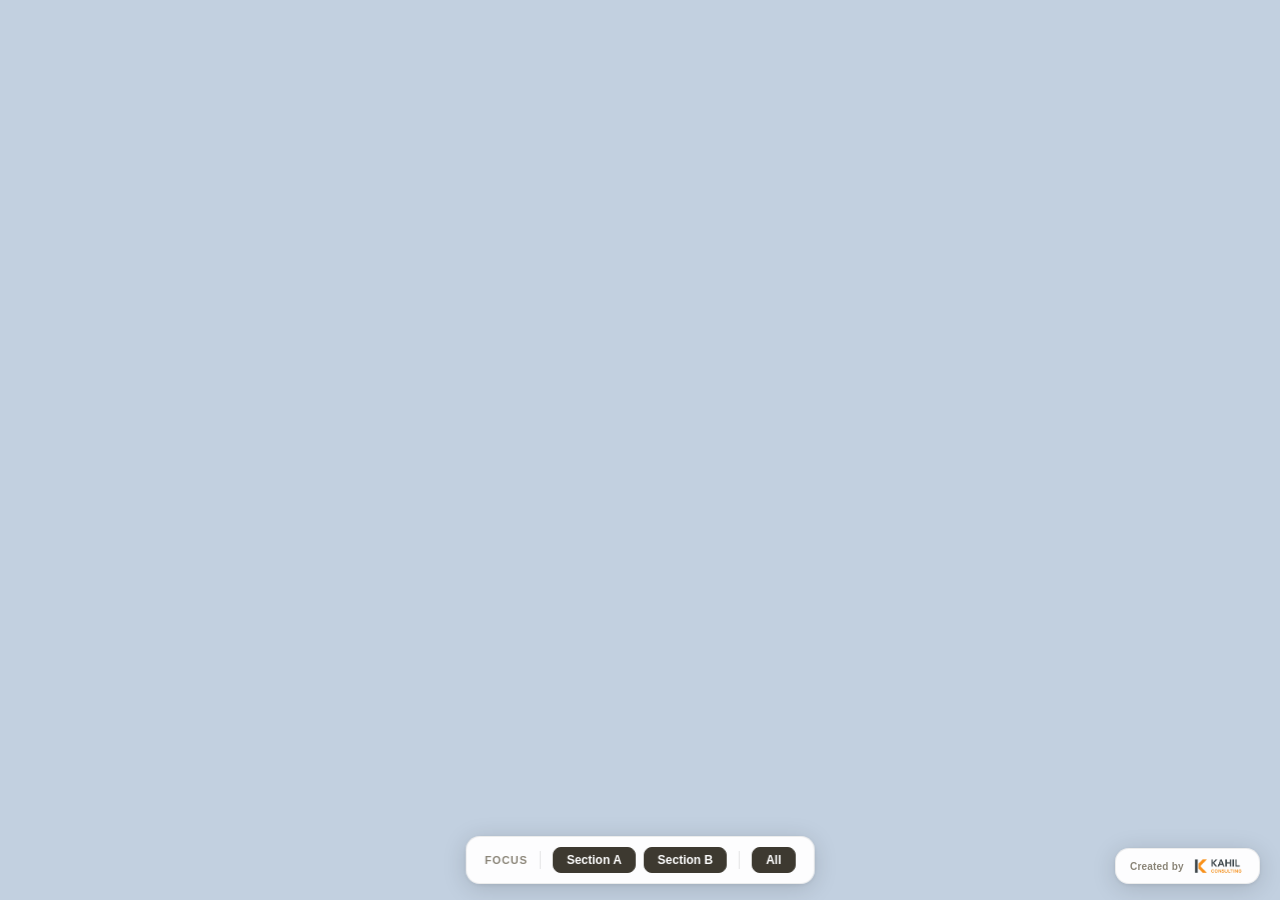
<file: templates/new-diagram.html>
<!DOCTYPE html>
<html lang="en">
<head>
<meta charset="UTF-8">
<meta name="viewport" content="width=device-width, initial-scale=1.0">
<title>Diagram Title</title>
<link rel="stylesheet" href="../shared/diagram.css">
<style>
/* Background colour for this diagram */
body{background:#c2d0e0}

/* List every dimmable section here so they animate smoothly */
/* .section-a,.section-b,.section-c{transition:filter 0.35s ease,opacity 0.35s ease} */

/* ── Diagram-specific layout and styles ── */

</style>
</head>
<body>
<!-- Images:
     shared logos/icons  →  ../shared/images/<file>
     diagram screenshots →  ../images/<diagram-slug>/<file>   e.g. ../images/copilot-studio/screenshot.png
-->
<div class="diagram">

  <!-- ═══ YOUR DIAGRAM CONTENT ═══ -->
  <!-- Add data-popup="key" to any element the user can click for a detail popup -->

</div>

<!-- Popup overlay — required, do not remove -->
<div class="popup-overlay" id="popupOverlay">
  <div class="popup-card" id="popupCard">
    <button class="popup-close" id="popupClose">&#x2715;</button>
    <div class="popup-accent" id="popupAccent"></div>
    <div class="popup-title" id="popupTitle"></div>
    <div class="popup-subtitle" id="popupSubtitle"></div>
    <div class="popup-desc" id="popupDesc"></div>
    <div class="popup-body">
      <div>
        <div class="popup-section-label">Key Capabilities</div>
        <ul class="popup-list" id="popupList"></ul>
      </div>
      <div>
        <div class="popup-section-label">Example Scenarios</div>
        <ul class="popup-list" id="popupScenarios"></ul>
      </div>
    </div>
    <div class="popup-screenshots" id="popupScreenshots"></div>
  </div>
</div>

<!-- Legend panel — add one .leg button per dimmable section -->
<div class="legend-panel">
  <span class="legend-title">Focus</span>
  <div class="legend-sep"></div>
  <button class="leg active" data-target="section-a">Section A</button>
  <button class="leg active" data-target="section-b">Section B</button>
  <div class="legend-sep"></div>
  <button class="leg active" id="allBtn">All</button>
</div>

<div class="diagram-brand">
  <span class="diagram-brand-text">Created by</span>
  <img class="diagram-brand-logo" src="../shared/images/KahilConsulting-logo.png" alt="Kahil Consulting">
</div>

<script>
/* Popup content — add one entry per data-popup key used in the HTML above.
   Use points+scenarios for bullet-list popups, or screenshots for image popups (or both). */
var popupData = {
  example: {
    title: 'Example Title',
    subtitle: 'Short subtitle describing the element',
    accent: '#2b7dc2',
    desc: 'Full description paragraph explaining what this element does and why it matters.',
    points: [
      'Capability or feature 1',
      'Capability or feature 2'
    ],
    scenarios: [
      'Real-world scenario showing how this is used',
      'Another concrete example'
    ],
    /* Optional: replace or combine with screenshots */
    screenshots: [
      { src: 'images/<diagram-slug>/screenshot1.jpg', desc: 'Caption shown above the image.' },
      { src: 'images/<diagram-slug>/screenshot2.jpg', desc: 'Caption shown above the image.' }
    ]
  }
};

/* Map CSS class names to popupData keys for elements that can't carry data-popup inline */
/* Example: { 'my-class': 'popupKey', 'another-class': 'anotherKey' } */
var classMap = {};
</script>
<script src="../shared/diagram.js"></script>
</body>
</html>
</file>
<file: shared/diagram.css>
/* ── Reset & base ── */
*{margin:0;padding:0;box-sizing:border-box}
html,body{width:100vw;height:100vh;overflow:hidden;margin:0;padding:0}
body{font-family:'Segoe UI',sans-serif;position:relative}
.diagram{width:1400px;padding:32px;box-sizing:border-box;position:absolute;transform-origin:top left}

/* ── Clickable components ── */
[data-popup]{cursor:pointer}
[data-popup]:hover{filter:brightness(0.96);transform:translateY(-1px);transition:filter 0.15s,transform 0.15s}

/* ── Popup overlay ── */
.popup-overlay{position:fixed;inset:0;z-index:99999;background:rgba(10,20,40,0.6);display:flex;align-items:center;justify-content:center;opacity:0;pointer-events:none;transition:opacity 0.25s;backdrop-filter:blur(3px)}
.popup-overlay.open{opacity:1;pointer-events:all}
.popup-card{background:#fff;border-radius:24px;padding:clamp(28px,3vw,52px) clamp(32px,3.5vw,60px) clamp(32px,3.5vw,60px);width:80vw;max-height:80vh;overflow-y:auto;position:relative;transform:translateY(24px) scale(0.97);transition:transform 0.28s;box-shadow:0 32px 80px rgba(0,0,0,0.28)}
.popup-overlay.open .popup-card{transform:translateY(0) scale(1)}
.popup-close{position:absolute;top:clamp(12px,1.2vw,22px);right:clamp(12px,1.2vw,22px);width:clamp(28px,2.4vw,44px);height:clamp(28px,2.4vw,44px);border-radius:9px;border:none;background:rgba(0,0,0,0.06);cursor:pointer;font-size:clamp(15px,1.2vw,22px);line-height:1;color:#6b6560;display:flex;align-items:center;justify-content:center;font-family:'Segoe UI',sans-serif}
.popup-close:hover{background:rgba(0,0,0,0.11)}
.popup-accent{height:clamp(3px,0.4vw,6px);width:clamp(36px,3.5vw,64px);border-radius:2px;margin-bottom:clamp(12px,1.2vw,22px)}
.popup-title{font-family:'Segoe UI',sans-serif;font-size:clamp(20px,1.8vw,34px);font-weight:700;color:#1a1714;margin-bottom:clamp(4px,0.5vw,8px)}
.popup-subtitle{font-size:clamp(12px,1vw,19px);color:#8a8477;margin-bottom:clamp(16px,1.6vw,28px);font-family:'Segoe UI',sans-serif}.popup-body{display:grid;grid-template-columns:1fr 1fr;gap:clamp(14px,1.6vw,28px)}
.popup-body > div{background:#f8f6f3;border-radius:12px;padding:clamp(14px,1.3vw,22px);display:flex;flex-direction:column;gap:clamp(8px,0.8vw,14px)}
.popup-section-label{font-size:clamp(10px,0.75vw,13px);font-weight:700;text-transform:uppercase;letter-spacing:0.06em;color:#8a8477;font-family:'Segoe UI',sans-serif;flex-shrink:0}
.popup-list{list-style:none;display:flex;flex-direction:column;gap:clamp(6px,0.6vw,11px)}
.popup-list li{display:flex;align-items:flex-start;gap:clamp(7px,0.7vw,13px);font-size:clamp(11px,0.9vw,16px);color:#3d3930;line-height:1.55;font-family:'Segoe UI',sans-serif}
.popup-dot{width:clamp(6px,0.5vw,9px);height:clamp(6px,0.5vw,9px);border-radius:50%;margin-top:5px;flex-shrink:0}
.popup-screenshots{display:grid;grid-template-columns:1fr 1fr;gap:clamp(14px,1.6vw,28px)}
.popup-screenshot-ph{background:#f0ede9;border:2px dashed #d4cfc7;border-radius:8px;height:180px;display:flex;flex-direction:column;align-items:center;justify-content:center;gap:10px;color:#b0a898;font-family:'Segoe UI',sans-serif}
.popup-screenshot-ph svg{opacity:0.4}
.popup-screenshot-label{font-size:12px;font-weight:500}
.popup-screenshot-item{background:#f8f6f3;border-radius:12px;padding:clamp(14px,1.3vw,22px);display:flex;flex-direction:column;gap:clamp(10px,1vw,16px)}
.popup-screenshot-caption{font-size:clamp(11px,0.85vw,15px);color:#3d3930;line-height:1.5;font-family:'Segoe UI',sans-serif;margin:0;font-weight:500}
.popup-screenshot-item img{width:100%;border-radius:8px;border:1px solid rgba(0,0,0,0.1);object-fit:cover;display:block}

/* ── Image Lightbox ── */
#imgLightbox{position:fixed;inset:0;z-index:999999;background:rgba(0,0,0,0.88);display:flex;align-items:center;justify-content:center;opacity:0;pointer-events:none;transition:opacity 0.2s;backdrop-filter:blur(6px)}
#imgLightbox.open{opacity:1;pointer-events:all}
#imgLightboxImg{max-width:92vw;max-height:92vh;border-radius:12px;box-shadow:0 24px 80px rgba(0,0,0,0.6);object-fit:contain;display:block}
#imgLightboxClose{position:fixed;top:20px;right:24px;width:40px;height:40px;border-radius:10px;border:none;background:rgba(255,255,255,0.15);color:#fff;font-size:20px;cursor:pointer;display:flex;align-items:center;justify-content:center;transition:background 0.15s}
#imgLightboxClose:hover{background:rgba(255,255,255,0.28)}
.popup-screenshot-clickable{cursor:zoom-in}

/* ── Legend Panel ── */
.legend-panel{position:fixed;bottom:16px;left:50%;transform:translateX(-50%);z-index:9999;background:rgba(255,255,255,0.96);backdrop-filter:blur(12px);-webkit-backdrop-filter:blur(12px);border-radius:14px;padding:10px 18px;display:flex;align-items:center;gap:8px;flex-wrap:wrap;justify-content:center;box-shadow:0 4px 24px rgba(0,0,0,0.15),0 1px 4px rgba(0,0,0,0.08);border:1px solid rgba(0,0,0,0.07);font-family:'Segoe UI',sans-serif}
.legend-title{font-size:11px;font-weight:700;color:#8a8477;letter-spacing:0.08em;text-transform:uppercase;white-space:nowrap}
.legend-sep{width:1px;height:18px;background:rgba(0,0,0,0.1);margin:0 4px;flex-shrink:0}
.leg{padding:5px 13px;border-radius:8px;border:1.5px solid rgba(0,0,0,0.1);background:rgba(60,55,48,0.05);font-size:12px;font-weight:600;color:#3d3930;cursor:pointer;transition:all 0.2s;white-space:nowrap;font-family:'Segoe UI',sans-serif}
.leg.active{background:#3d3930;color:#fff;border-color:#3d3930}
.leg:hover{opacity:0.8}
.leg-reset{padding:5px 12px;border-radius:8px;border:1.5px solid rgba(0,0,0,0.08);background:transparent;font-size:11px;font-weight:500;color:#8a8477;cursor:pointer;font-family:'Segoe UI',sans-serif;white-space:nowrap;transition:background 0.2s}
.leg-reset:hover{background:rgba(0,0,0,0.05)}

/* ── Back button ── */
.back-btn{position:fixed;top:16px;left:16px;z-index:9999;display:flex;align-items:center;gap:7px;padding:8px 16px;border-radius:10px;background:rgba(255,255,255,0.92);border:1px solid rgba(0,0,0,0.1);box-shadow:0 2px 12px rgba(0,0,0,0.12);cursor:pointer;text-decoration:none;font-family:'Segoe UI',sans-serif;font-size:13px;font-weight:600;color:#3d3930;transition:background 0.15s,box-shadow 0.15s;backdrop-filter:blur(8px);-webkit-backdrop-filter:blur(8px)}
.back-btn:hover{background:rgba(255,255,255,1);box-shadow:0 4px 20px rgba(0,0,0,0.18)}
.back-btn svg{flex-shrink:0}

/* ── Bottom-right branding ── */
.diagram-brand{position:fixed;bottom:16px;right:20px;z-index:9999;display:flex;align-items:center;gap:8px;background:rgba(255,255,255,0.96);backdrop-filter:blur(12px);-webkit-backdrop-filter:blur(12px);border-radius:14px;padding:7px 14px;box-shadow:0 4px 24px rgba(0,0,0,0.15),0 1px 4px rgba(0,0,0,0.08);border:1px solid rgba(0,0,0,0.07)}
.diagram-brand-text{font-size:10px;font-weight:600;color:#8a8477;white-space:nowrap;letter-spacing:0.02em;font-family:'Segoe UI',sans-serif}
.diagram-brand-logo{height:20px;width:auto}

/* ── Dimmed / Focus state ── */
.dimmed{filter:blur(5px);opacity:0.5;pointer-events:none}
</file>
